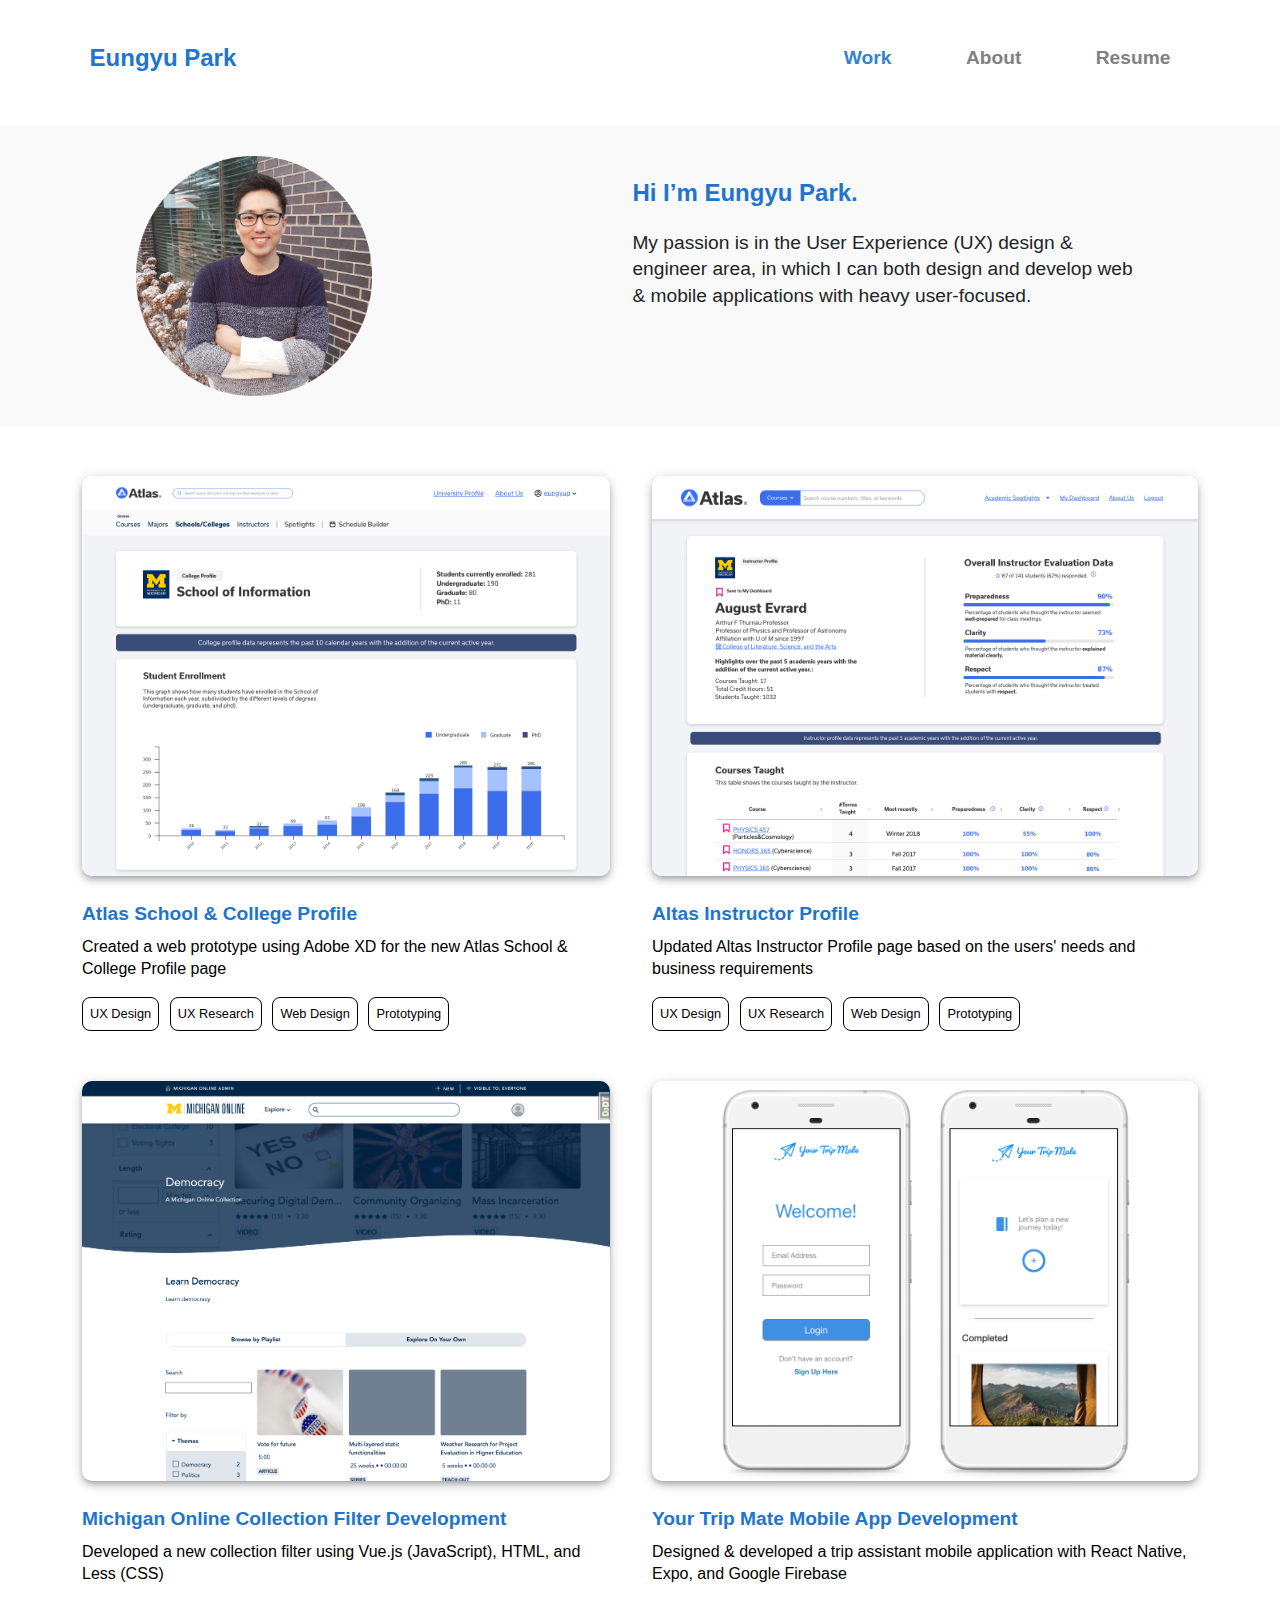
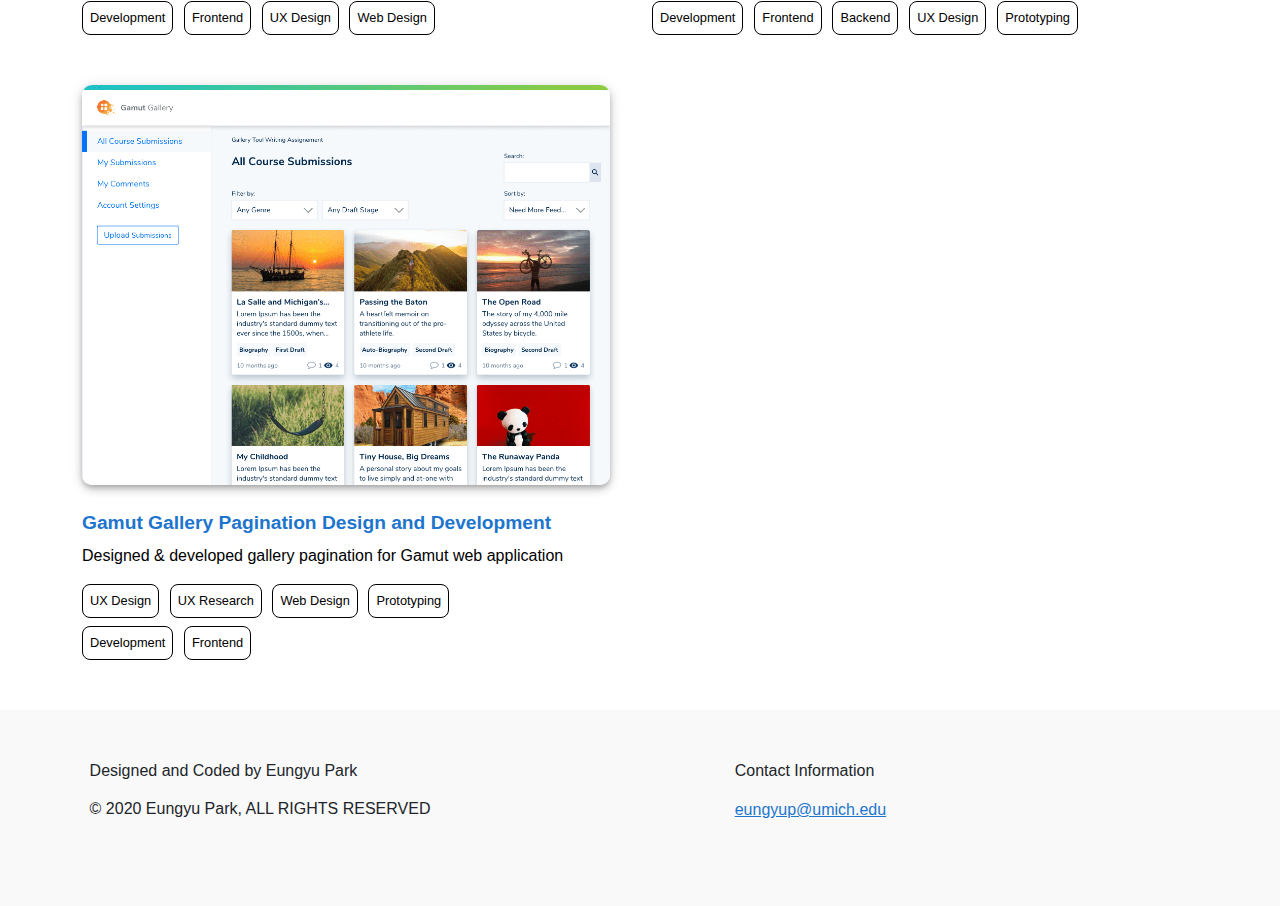
<file: index.html>
<!DOCTYPE html>

<html lang="en" dir="ltr">
    <head>
        <meta charset="utf-8">
        <meta name="viewport" content="width=device-width, initial-scale=1.0">
        <meta name="description" content="Welcome to Eungyu Park's Portfolio Website. I'm a UX designer & egineer and a User-Centered Agile Development & UX Design Master's student at the University of Michigan.">
        <meta name="keywords" content="Eungyu, Park, Portfolio, UX Designer, UX Engineer">
        <meta name="author" content="Eungyu Park">
        <!-- Social Share (Facebook) -->
        <meta property="og:title" content="Eungyu Park | UX Designer/Engineer"/>
        <meta property="og:image" content="https://www.eungyupark.com/assets/images/dave.png"/>
        <meta property="og:description" content="Eungyu Park is a UX Designer & Engineer studying at the University of Michigan. He is passionate about designing and developing web & mobile applications with heavy user-focused."/>
        <meta property="og:site_name" content="Eungyu Park Portfolio | UX Designer/Engineer"/>
        <meta property="og:url" content="https://eungyupark.com/">
        <!-- twitter -->
        <meta name="twitter:title" content="Eungyu Park | UX Designer/Engineer'">
        <meta name="twitter:description" content="Eungyu Park is a UX Designer & Engineer studying at the University of Michigan. He is passionate about designing and developing web & mobile applications with heavy user-focused.">
        <meta name="twitter:image" content="https://www.eungyupark.com/assets/images/dave.png">
        <meta name="twitter:card" content="summary">
        <title>Eungyu Park Portfolio | UX Degigner | UX Engineer</title>
        <!-- CSS -->
        <link rel="stylesheet" href="assets/style/html5reset.css">
        <link rel="stylesheet" href="assets/style/animate.css/animate.css"/>
        <link rel="stylesheet" href="assets/style/bs5/bootstrap.css">
        <link rel="stylesheet" href="assets/style/style.css">
        <link rel="stylesheet" href="https://pro.fontawesome.com/releases/v5.10.0/css/all.css" integrity="sha384-AYmEC3Yw5cVb3ZcuHtOA93w35dYTsvhLPVnYs9eStHfGJvOvKxVfELGroGkvsg+p" crossorigin="anonymous"/>
        <!-- Favicon Link -->
		<link rel="shortcut icon" type="image/png" href="assets/images/favicon.png">

        <!-- JS -->
        <!-- <script src="assets/js/custom.js"></script> -->

        <!-- Global site tag (gtag.js) - Google Analytics -->
        <script async src="https://www.googletagmanager.com/gtag/js?id=G-BS7YYS745G"></script>
        <script>
        window.dataLayer = window.dataLayer || [];
        function gtag(){dataLayer.push(arguments);}
        gtag('js', new Date());

        gtag('config', 'G-BS7YYS745G');
        </script>
    </head>
    <body>
        <header>
            <div class="logo">
                <a href="index.html">Eungyu Park</a>
            </div>
            <nav id="nav-container">
                <img src="assets/images/mobile-menu-icon.png" alt="Mobile Menu Icon" id="mobile-menu-icon"/>
                <ul id="nav-ul-container">
                    <li><a class="active" href="#main-work">Work</a></li>
                    <li><a href="about.html">About</a></li>
                    <li><a href="assets/resume/EungyuPark_Resume.pdf" target="_blank">Resume</a></li>
                </ul>
            </nav>
        </header>
        <main>
            <div class="top-container">
                <img src="assets/images/dave.png" alt="Profile Picture" id="profile-pic"/>
                <div class="top-introduction">
                    <h1 class="top-header">Hi I’m Eungyu Park.</h1>
                    <p>My passion is in the User Experience (UX) design & engineer area, in which I can both design and develop web & mobile applications with heavy user-focused.</p>
                    <a href="https://www.linkedin.com/in/eungyu-park/" target="_blank" aria-label="LinkedIn"><i class="fab fa-linkedin-in fa-lg link-icon"></i></a>
                    <a href="https://github.com/eungyup" target="_blank" aria-label="GitHub"><i class="fab fa-github fa-lg link-icon"></i></a>
                    <a href="mailto:eungyup@umich.edu?subject=From%20Portfolio%20Website&amp;body=Hi%20Eugyu,%20I%20saw%20your%20portfolio!" class="email-link" aria-label="Email to Eungyu Park"><i class="far fa-envelope fa-lg link-icon"></i></a>
                </div>
            </div>

            <div class="container middle-project-container" id="main-work">
                <div class="row">

                    <div class="col-md-6 col-sm-12 project-card">
                        <a href="./atlas-school-college-profile.html" class="project-link">
                            <div class="card-container project-pic project-atlas-college">
                            </div>
							<div class="project-desc">
								<h2 class="card-title">Atlas School & College Profile</h2>
								<p class="card-desc">Created a web prototype using Adobe XD for the new Atlas School
                                    & College Profile page</p>
                                <div class="tag-container">
                                    <div class="each-tag"><p class="tag-text">UX Design</p></div>
                                    <div class="each-tag"><p class="tag-text">UX Research</p></div>
                                    <div class="each-tag"><p class="tag-text">Web Design</p></div>
                                    <div class="each-tag"><p class="tag-text">Prototyping</p></div>
                                </div>
							</div>
                        </a>
                    </div>

                    <div class="col-md-6 col-sm-12 project-card">
                        <a href="./atlas-instructor-profile.html" class="project-link">
                            <div class="card-container project-pic project-atlas-instructor">
                            </div>
							<div class="project-desc">
								<h2 class="card-title">Altas Instructor Profile</h2>
								<p class="card-desc">Updated Altas Instructor Profile page based on the users' needs and business requirements</p>
                                <div class="tag-container">
                                    <div class="each-tag"><p class="tag-text">UX Design</p></div>
                                    <div class="each-tag"><p class="tag-text">UX Research</p></div>
                                    <div class="each-tag"><p class="tag-text">Web Design</p></div>
                                    <div class="each-tag"><p class="tag-text">Prototyping</p></div>
                                </div>
							</div>
                        </a>
                    </div>

                    <div class="col-md-6 col-sm-12 project-card">
                        <a href="./michigan-online-collection-filter-development.html" class="project-link">
                            <div class="card-container project-pic project-mo-collection">
                            </div>
							<div class="project-desc">
								<h2 class="card-title">Michigan Online Collection Filter Development</h2>
								<p class="card-desc">Developed a new collection filter using Vue.js (JavaScript), HTML, and Less (CSS)</p>
                                <div class="tag-container">
                                    <div class="each-tag"><p class="tag-text">Development</p></div>
                                    <div class="each-tag"><p class="tag-text">Frontend</p></div>
                                    <div class="each-tag"><p class="tag-text">UX Design</p></div>
                                    <div class="each-tag"><p class="tag-text">Web Design</p></div>
                                </div>
							</div>
                        </a>
                    </div>

                    <div class="col-md-6 col-sm-12 project-card">
                        <a href="./your-trip-mate-mobile-app.html" class="project-link">
                            <div class="card-container project-pic project-ytm">
                            </div>
							<div class="project-desc">
								<h2 class="card-title">Your Trip Mate Mobile App Development</h2>
								<p class="card-desc">Designed & developed a trip assistant mobile application with React Native, Expo, and Google Firebase</p>
                                <div class="tag-container">
                                    <div class="each-tag"><p class="tag-text">Development</p></div>
                                    <div class="each-tag"><p class="tag-text">Frontend</p></div>
                                    <div class="each-tag"><p class="tag-text">Backend</p></div>
                                    <div class="each-tag"><p class="tag-text">UX Design</p></div>
                                    <div class="each-tag"><p class="tag-text">Prototyping</p></div>
                                </div>
							</div>
                        </a>
                    </div>

                    <div class="col-md-6 col-sm-12 project-card">
                        <a href="./gamut-gallery-pagination.html" class="project-link">
                            <div class="card-container project-pic project-gamut-gp">
                            </div>
							<div class="project-desc">
								<h2 class="card-title">Gamut Gallery Pagination Design and Development</h2>
								<p class="card-desc">Designed & developed gallery pagination for Gamut web application</p>
                                <div class="tag-container">
                                    <div class="each-tag"><p class="tag-text">UX Design</p></div>
                                    <div class="each-tag"><p class="tag-text">UX Research</p></div>
                                    <div class="each-tag"><p class="tag-text">Web Design</p></div>
                                    <div class="each-tag"><p class="tag-text">Prototyping</p></div>
                                </div>
                                <div class="tag-container tag-second-container">
                                    <div class="each-tag"><p class="tag-text">Development</p></div>
                                    <div class="each-tag"><p class="tag-text">Frontend</p></div>
                                </div>
							</div>
                        </a>
                    </div>
                </div>

            </div>
        </main>
        <footer>
            <div>
                <p>Designed and Coded by Eungyu Park</p>
                <p>&copy; 2020 Eungyu Park, ALL RIGHTS RESERVED</p>
            </div>
            <div class="contact-container">
                <p id="contact-text">Contact Information</p>
                <a href="mailto:eungyup@umich.edu?subject=From%20Portfolio%20Website&amp;body=Hi%20Eugyu,%20I%20saw%20your%20portfolio!" class="email-link" aria-label="Email to Eungyu Park">eungyup@umich.edu</a>
                <div id="contact-links-container">
                    <a href="https://www.linkedin.com/in/eungyu-park/" target="_blank" aria-label="LinkedIn"><i class="fab fa-linkedin-in fa-lg link-icon"></i></a>
                    <a href="https://github.com/eungyup" target="_blank" aria-label="GitHub"><i class="fab fa-github fa-lg link-icon"></i></a>
                    <a href="mailto:eungyup@umich.edu?subject=From%20Portfolio%20Website&amp;body=Hi%20Eugyu,%20I%20saw%20your%20portfolio!" class="email-link" aria-label="Email to Eungyu Park"><i class="far fa-envelope fa-lg link-icon"></i></a>
                </div>
            </div>
        </footer>
        <!-- JS -->
        <script src="https://cdnjs.cloudflare.com/ajax/libs/popper.js/2.6.0/umd/popper.min.js"></script>
        <script src="assets/js/bs5/bootstrap.js"></script>
        <script src="assets/js/custom.js"></script>
    </body>
</html>
</file>
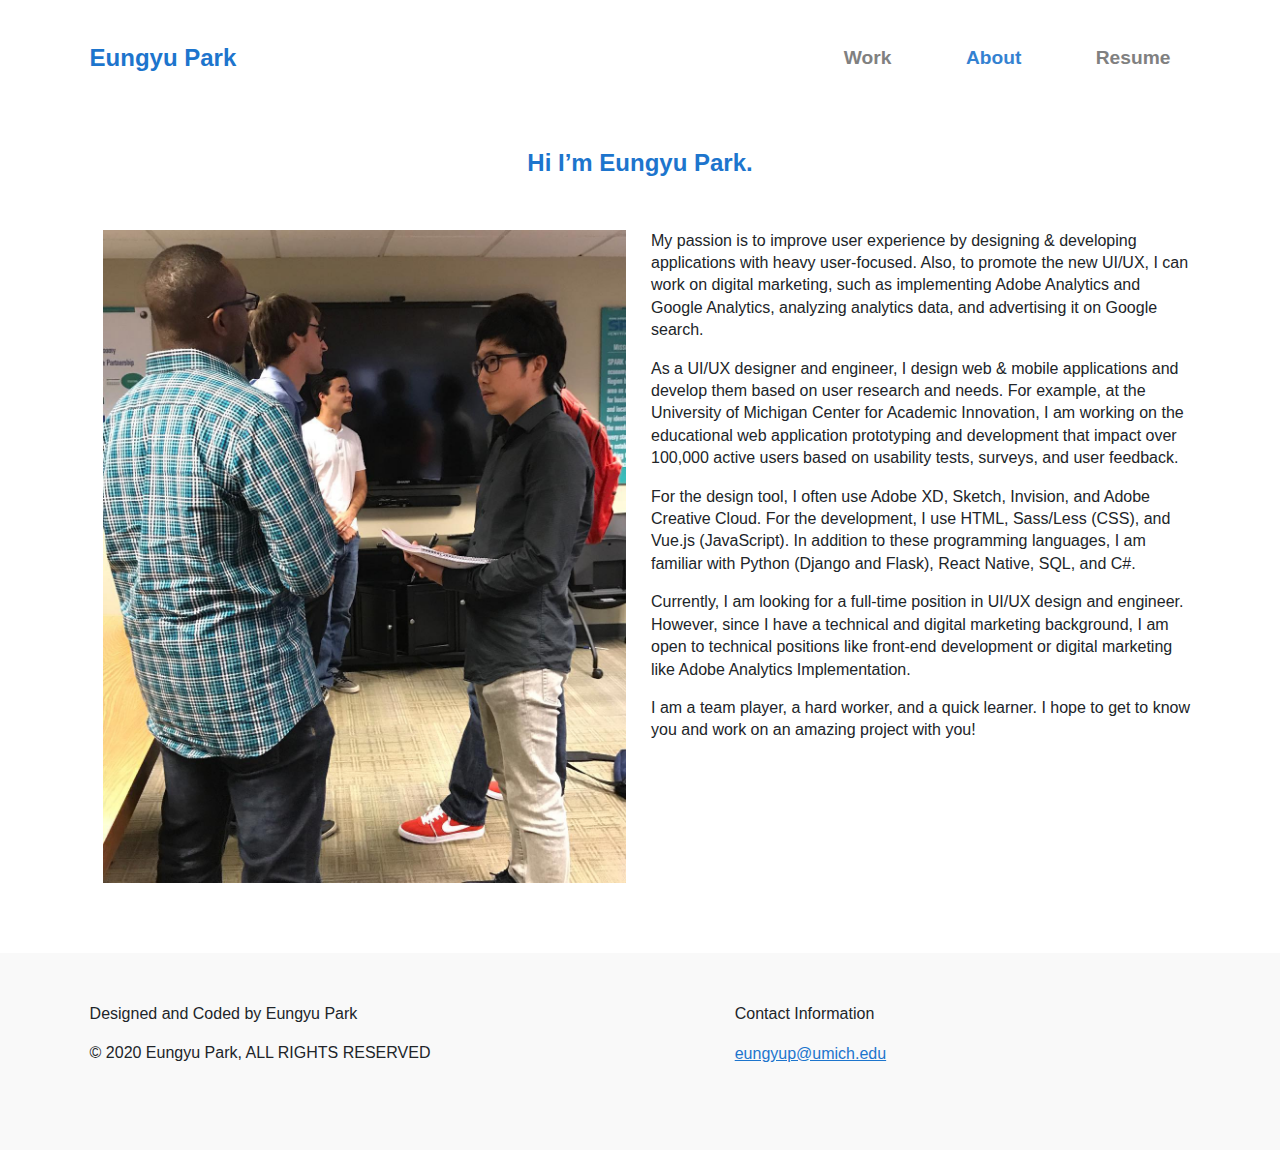
<file: about.html>
<!DOCTYPE html>

<html lang="en" dir="ltr">
    <head>
        <meta charset="utf-8">
        <meta name="viewport" content="width=device-width, initial-scale=1.0">
        <meta name="description" content="Welcome to Eungyu Park's Portfolio Website. I'm a UX designer & egineer and a User-Centered Agile Development & UX Design Master's student at the University of Michigan.">
        <meta name="keywords" content="Eungyu, Park, Portfolio, UX Designer, UX Engineer">
        <meta name="author" content="Eungyu Park">

        <title>About | Eungyu Park Portfolio</title>
        <!-- CSS -->
        <link rel="stylesheet" href="assets/style/html5reset.css">
        <link rel="stylesheet" href="assets/style/animate.css/animate.css"/>
        <link rel="stylesheet" href="assets/style/bs5/bootstrap.css">
        <link rel="stylesheet" href="assets/style/style.css">
        <link rel="stylesheet" href="https://pro.fontawesome.com/releases/v5.10.0/css/all.css" integrity="sha384-AYmEC3Yw5cVb3ZcuHtOA93w35dYTsvhLPVnYs9eStHfGJvOvKxVfELGroGkvsg+p" crossorigin="anonymous"/>
        <!-- Favicon Link -->
		<link rel="shortcut icon" type="image/png" href="assets/images/favicon.png">

        <!-- JS -->
        <!-- <script src="assets/js/custom.js"></script> -->

        <!-- Global site tag (gtag.js) - Google Analytics -->
        <script async src="https://www.googletagmanager.com/gtag/js?id=G-BS7YYS745G"></script>
        <script>
        window.dataLayer = window.dataLayer || [];
        function gtag(){dataLayer.push(arguments);}
        gtag('js', new Date());

        gtag('config', 'G-BS7YYS745G');
        </script>
    </head>
    <body>
        <header>
            <div class="logo">
                <a href="index.html">Eungyu Park</a>
            </div>
            <nav id="nav-container">
                <img src="assets/images/mobile-menu-icon.png" alt="Mobile Menu Icon" id="mobile-menu-icon"/>
                <ul id="nav-ul-container">
                    <li><a href="/index.html#main-work">Work</a></li>
                    <li><a class="active" href="about.html">About</a></li>
                    <li><a href="assets/resume/EungyuPark_Resume.pdf" target="_blank">Resume</a></li>
                </ul>
            </nav>
        </header>
        <main>
            <div class="top-about-container">
                <h1 class="top-about-header">Hi I’m Eungyu Park.</h1>
                <div class="about-main-container">
                    <img src="assets/images/about-david.jpg" alt="Eungyu Park Picture" id="profile-about-pic"/>
                    <div class="about-main-content">
                        <p>
                            My passion is to improve user experience by designing & developing applications with heavy user-focused. Also, to promote the new UI/UX, I can work on digital marketing, such as implementing Adobe Analytics and Google Analytics, analyzing analytics data, and advertising it on Google search.
                        </p>
                        <p>
                            As a UI/UX designer and engineer, I design web & mobile applications and develop them based on user research and needs. For example, at the University of Michigan Center for Academic Innovation, I am working on the educational web application prototyping and development that impact over 100,000 active users based on usability tests, surveys, and user feedback.
                        </p>
                        <p>
                            For the design tool, I often use Adobe XD, Sketch, Invision, and Adobe Creative Cloud. For the development, I use HTML, Sass/Less (CSS), and Vue.js (JavaScript). In addition to these programming languages, I am familiar with Python (Django and Flask), React Native, SQL, and C#.
                        </p>
                        <p>
                            Currently, I am looking for a full-time position in UI/UX design and engineer. However, since I have a technical and digital marketing background, I am open to technical positions like front-end development or digital marketing like Adobe Analytics Implementation.
                        </p>
                        <p>
                            I am a team player, a hard worker, and a quick learner. I hope to get to know you and work on an amazing project with you! 
                        </p>
                            <div class="about-links">
                                <a href="https://www.linkedin.com/in/eungyu-park/" target="_blank" aria-label="LinkedIn"><i class="fab fa-linkedin-in fa-lg link-icon"></i></a>
                                <a href="https://github.com/eungyup" target="_blank" aria-label="GitHub"><i class="fab fa-github fa-lg link-icon"></i></a>
                                <a href="mailto:eungyup@umich.edu?subject=From%20Portfolio%20Website&amp;body=Hi%20Eugyu,%20I%20saw%20your%20portfolio!" class="email-link" aria-label="Email to Eungyu Park"><i class="far fa-envelope fa-lg link-icon"></i></a>
                            </div>
                    </div>

                </div>
            </div>
        </main>
        <footer>
            <div>
                <p>Designed and Coded by Eungyu Park</p>
                <p>&copy; 2020 Eungyu Park, ALL RIGHTS RESERVED</p>
            </div>
            <div class="contact-container">
                <p id="contact-text">Contact Information</p>
                <a href="mailto:eungyup@umich.edu?subject=From%20Portfolio%20Website&amp;body=Hi%20Eugyu,%20I%20saw%20your%20portfolio!" class="email-link" aria-label="Email to Eungyu Park">eungyup@umich.edu</a>
                <div id="contact-links-container">
                    <a href="https://www.linkedin.com/in/eungyu-park/" target="_blank" aria-label="LinkedIn"><i class="fab fa-linkedin-in fa-lg link-icon"></i></a>
                    <a href="https://github.com/eungyup" target="_blank" aria-label="GitHub"><i class="fab fa-github fa-lg link-icon"></i></a>
                    <a href="mailto:eungyup@umich.edu?subject=From%20Portfolio%20Website&amp;body=Hi%20Eugyu,%20I%20saw%20your%20portfolio!" class="email-link" aria-label="Email to Eungyu Park"><i class="far fa-envelope fa-lg link-icon"></i></a>
                </div>
            </div>
        </footer>
        <!-- JS -->
        <script src="https://cdnjs.cloudflare.com/ajax/libs/popper.js/2.6.0/umd/popper.min.js"></script>
        <script src="assets/js/bs5/bootstrap.js"></script>
        <script src="assets/js/custom.js"></script>
    </body>
</html>
</file>
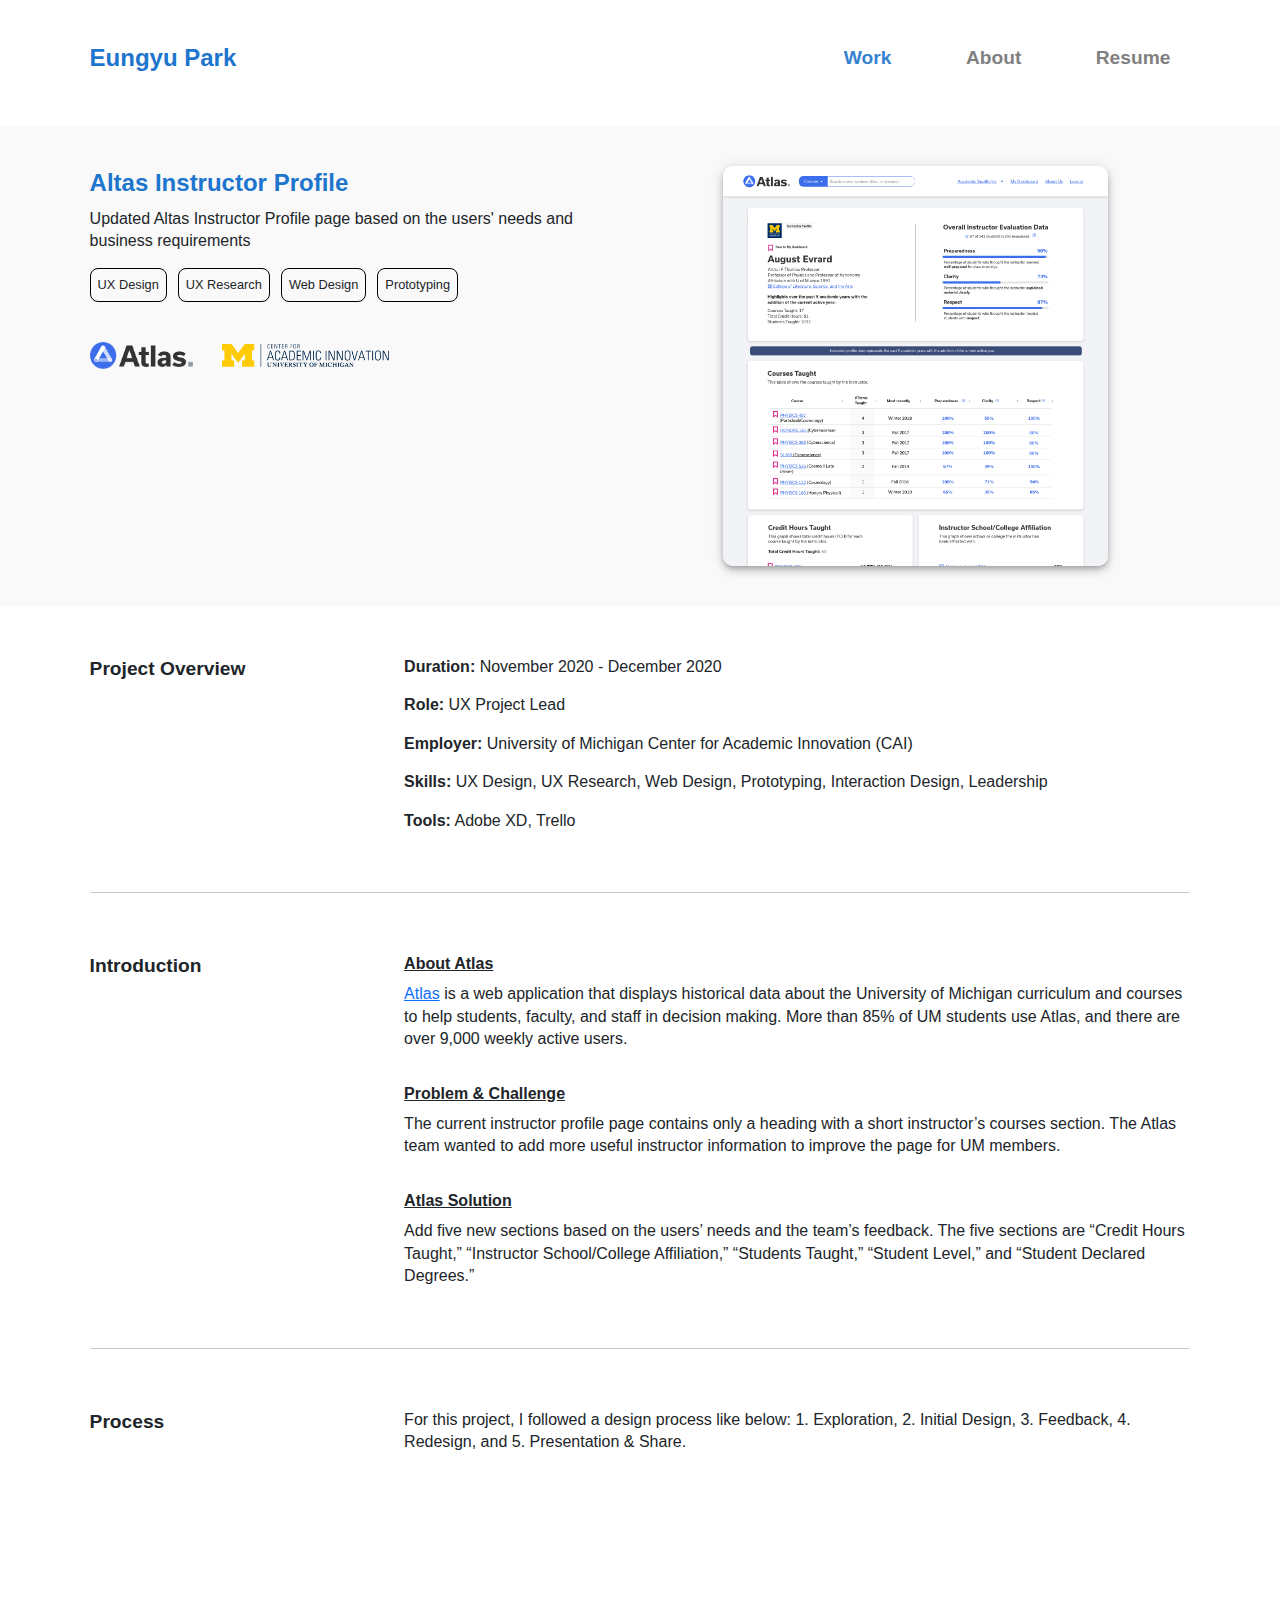
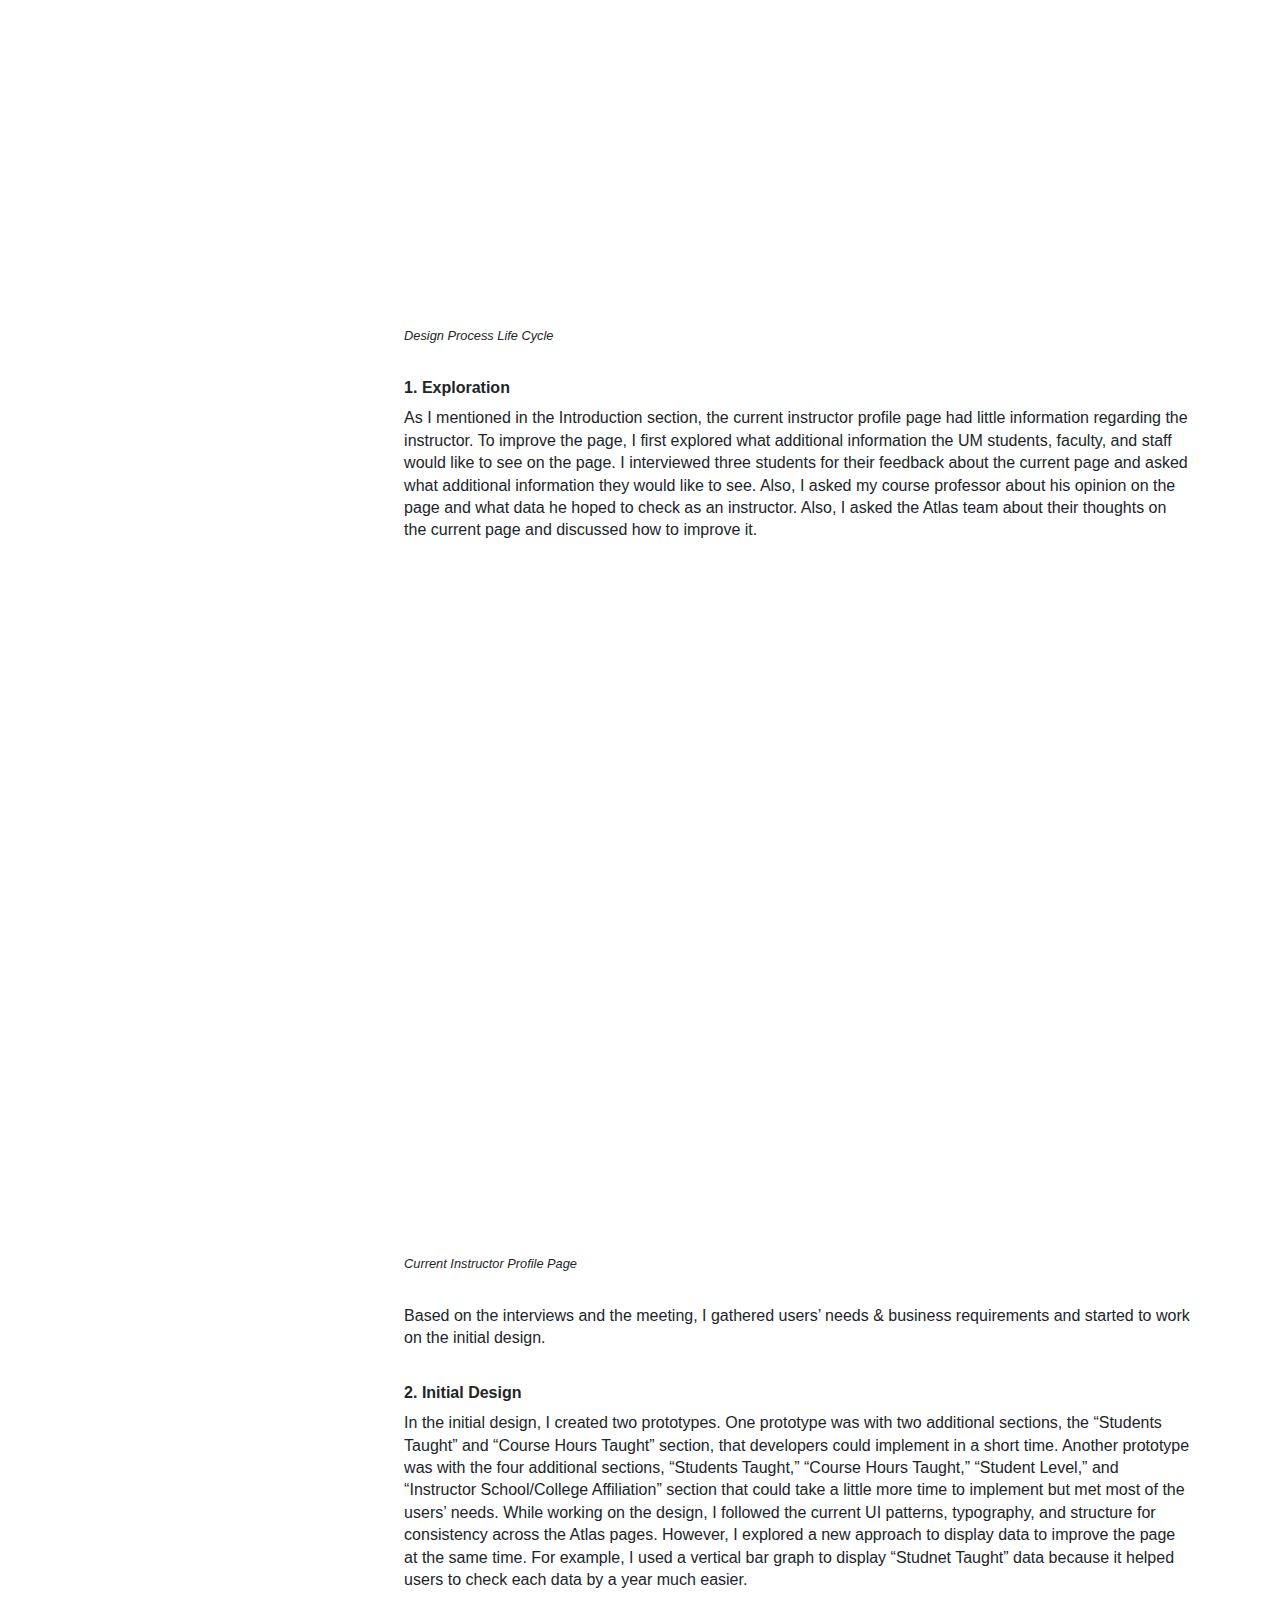
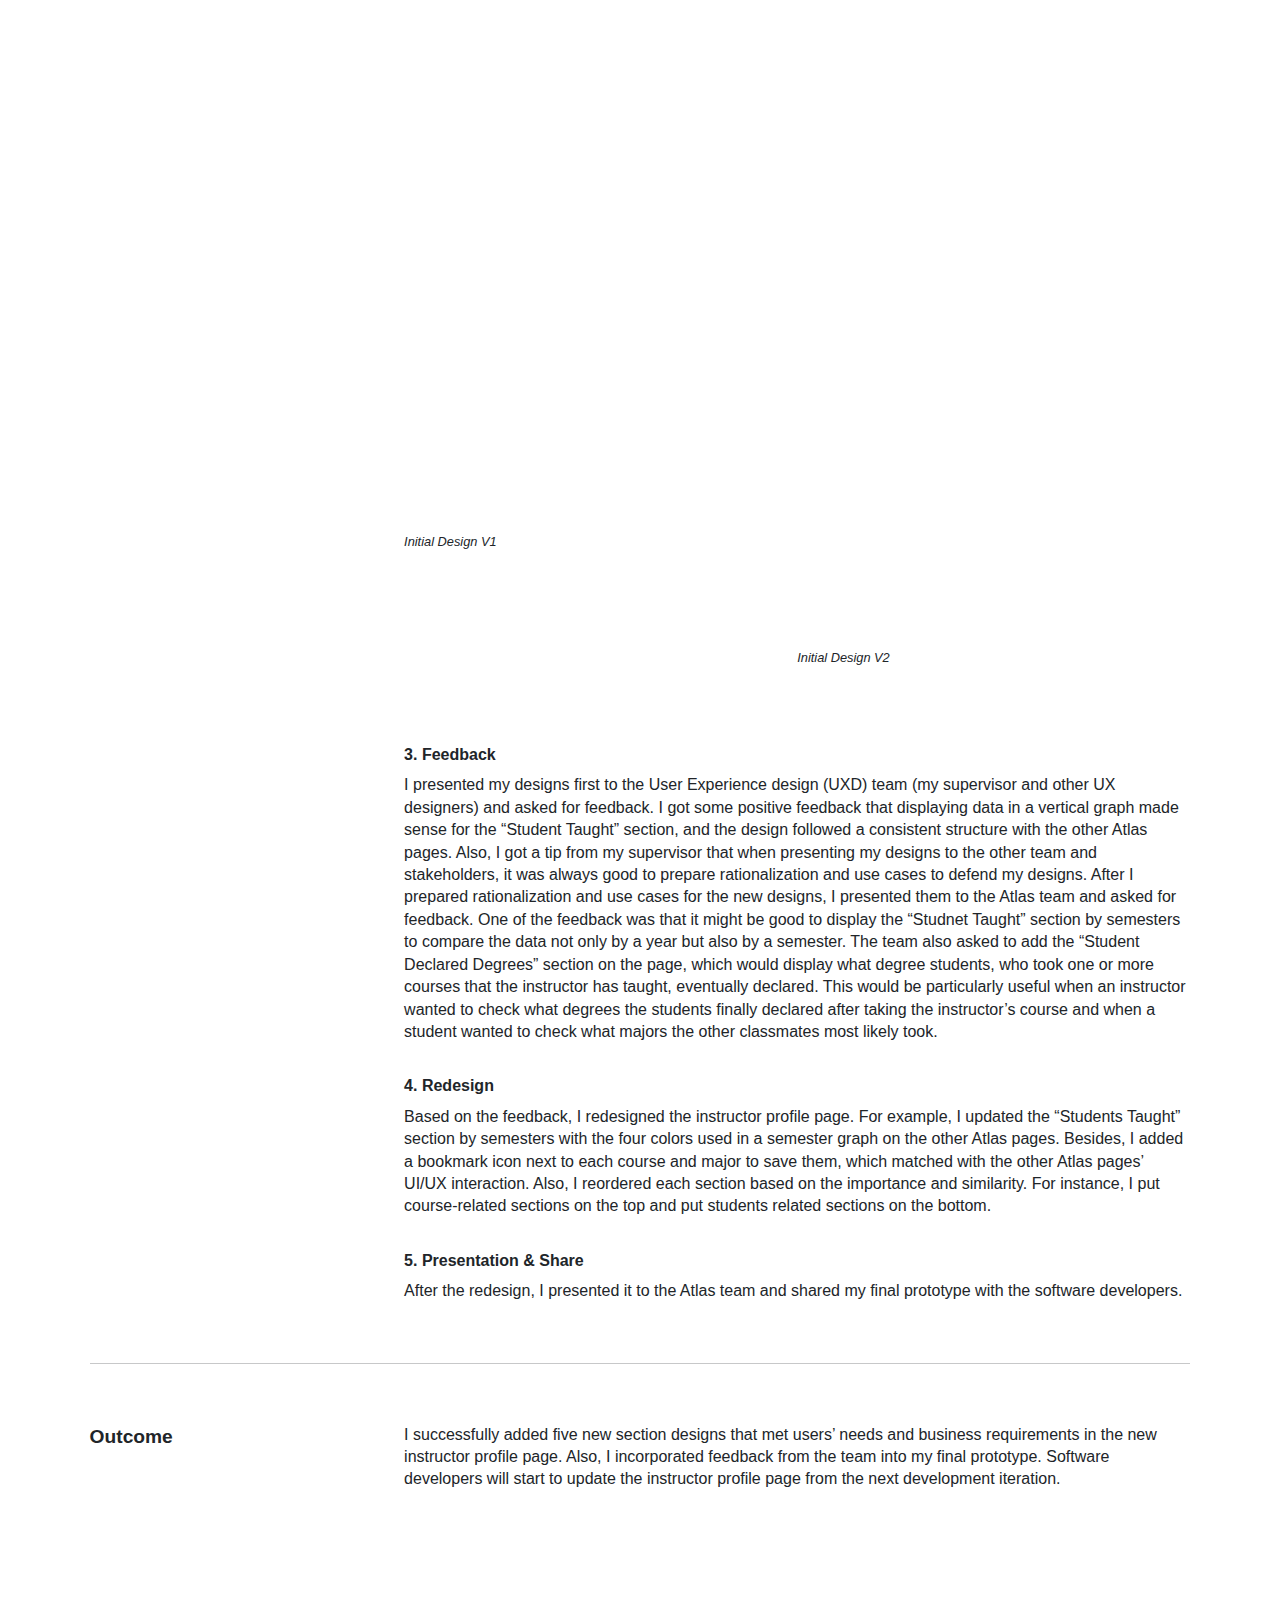
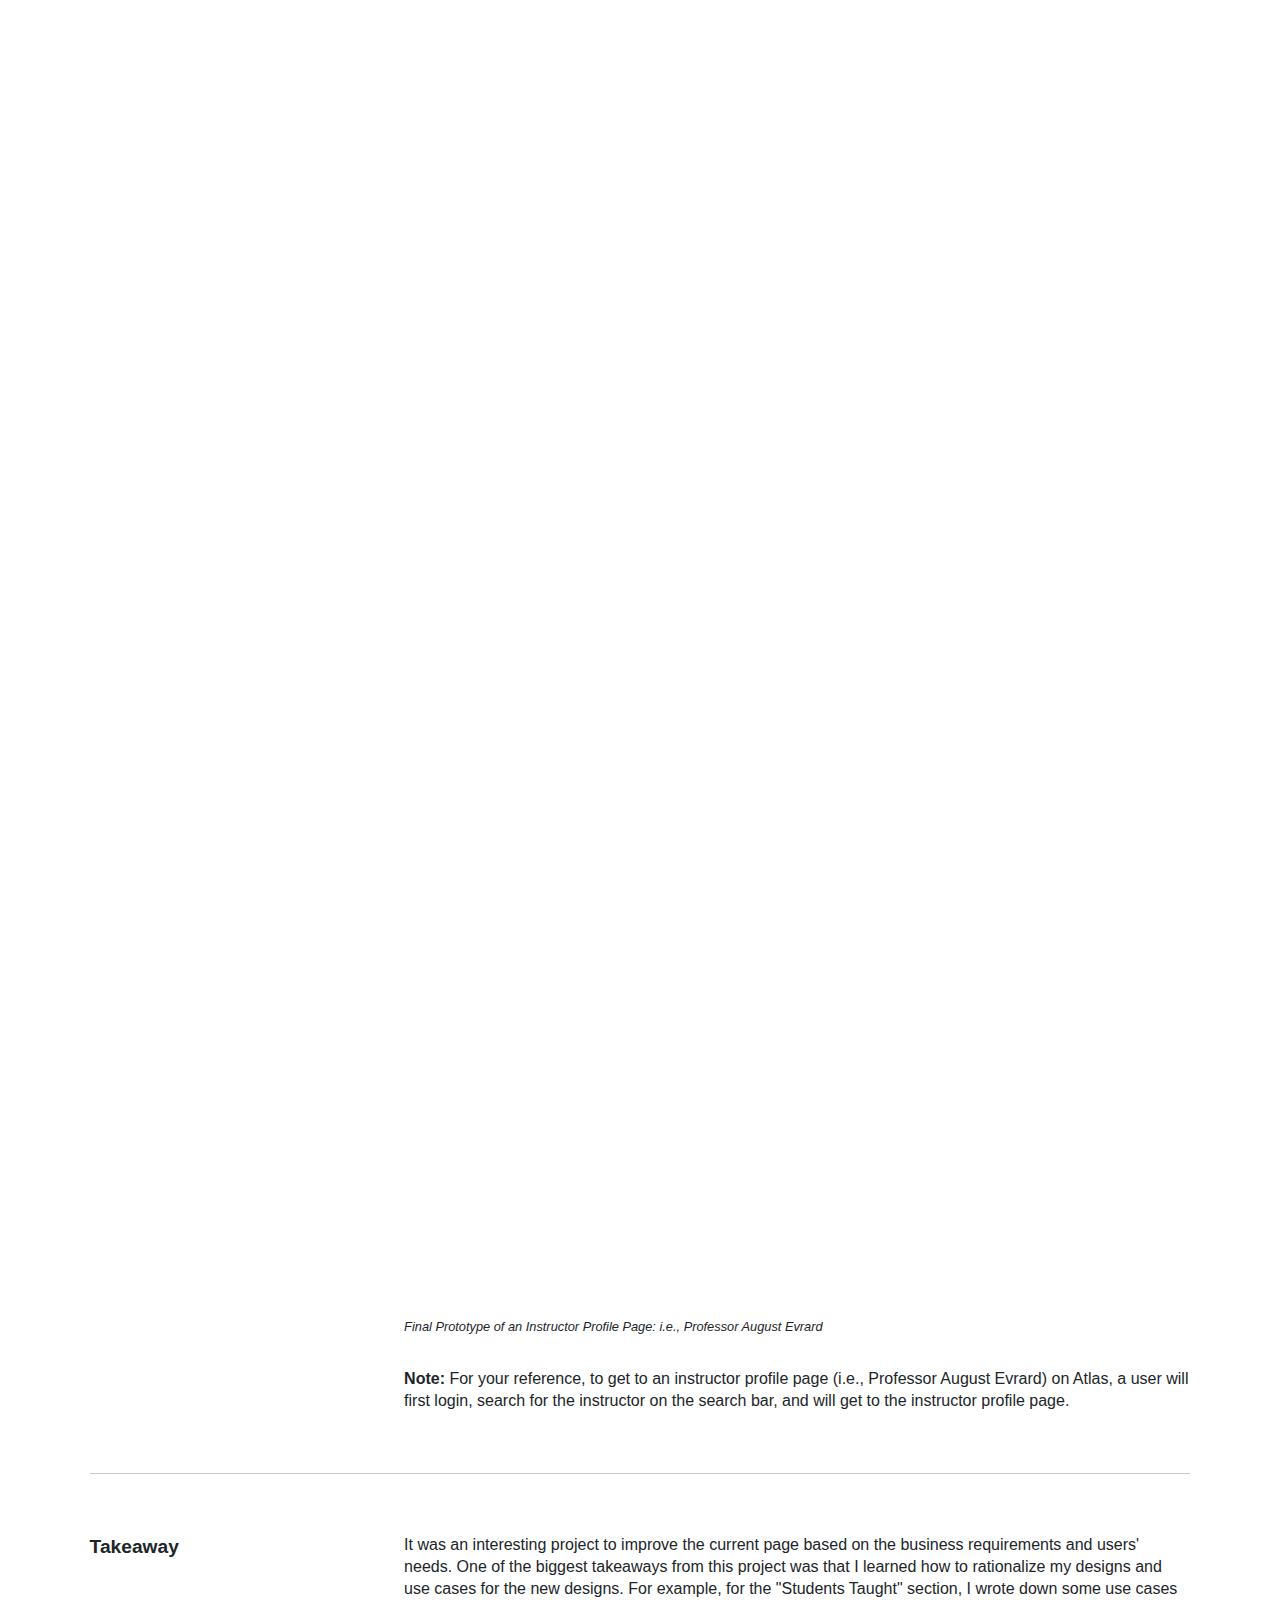
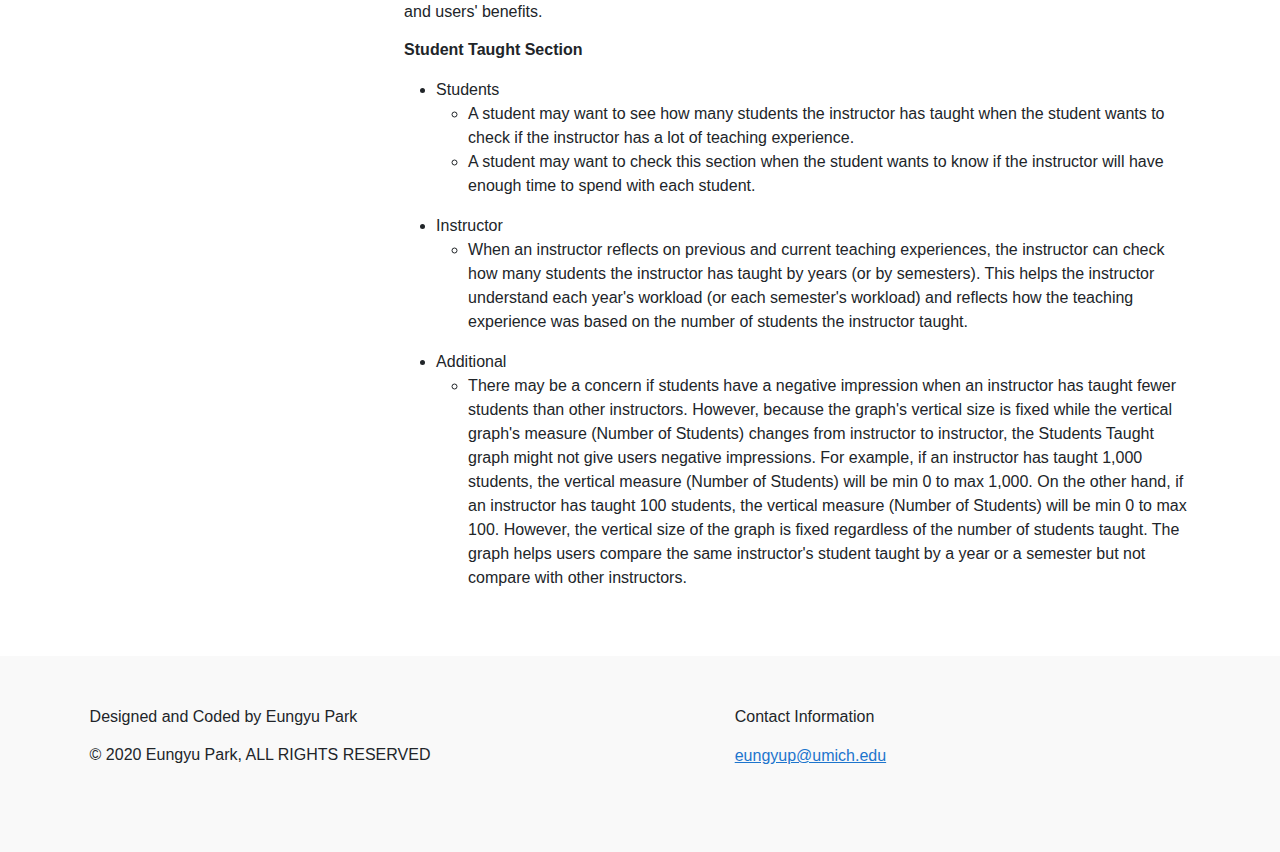
<file: atlas-instructor-profile.html>
<!DOCTYPE html>

<html lang="en" dir="ltr">
    <head>
        <meta charset="utf-8">
        <meta name="viewport" content="width=device-width, initial-scale=1.0">
        <meta name="description" content="Welcome to Eungyu Park's Portfolio Website. I'm a UX designer & egineer and a User-Centered Agile Development & UX Design Master's student at the University of Michigan.">
        <meta name="keywords" content="Eungyu, Park, Portfolio, UX Designer, UX Engineer">
        <meta name="author" content="Eungyu Park">
        <title>Altas Instructor Profile | Eungyu Park Portfolio</title>
        <!-- CSS -->
        <link rel="stylesheet" href="assets/style/html5reset.css">
        <link rel="stylesheet" href="assets/style/animate.css/animate.css"/>
        <!-- Scroll CSS -->
        <link rel="stylesheet" href="https://unpkg.com/aos@next/dist/aos.css" />
        <!-- Bootstrap 5 CSS -->
        <link rel="stylesheet" href="assets/style/bs5/bootstrap.css">
        <!-- Font CSS -->
        <link rel="stylesheet" href="https://pro.fontawesome.com/releases/v5.10.0/css/all.css" integrity="sha384-AYmEC3Yw5cVb3ZcuHtOA93w35dYTsvhLPVnYs9eStHfGJvOvKxVfELGroGkvsg+p" crossorigin="anonymous"/>
        <!-- Lightbox CSS -->
        <link rel="stylesheet" type="text/css" href="assets/style/lightbox.css">
        <!-- Custom CSS -->
        <link rel="stylesheet" href="assets/style/style.css">
        <!-- Favicon Link -->
		<link rel="shortcut icon" type="image/png" href="assets/images/favicon.png">
        <!-- JS -->
        <script src="https://ajax.googleapis.com/ajax/libs/jquery/3.4.1/jquery.min.js"></script>
        <!-- Global site tag (gtag.js) - Google Analytics -->
        <script async src="https://www.googletagmanager.com/gtag/js?id=G-BS7YYS745G"></script>
        <script>
        window.dataLayer = window.dataLayer || [];
        function gtag(){dataLayer.push(arguments);}
        gtag('js', new Date());

        gtag('config', 'G-BS7YYS745G');
        </script>
    </head>
    <body>
        <header>
            <div class="logo">
                <a href="index.html">Eungyu Park</a>
            </div>
            <nav id="nav-container">
                <img src="assets/images/mobile-menu-icon.png" alt="Mobile Menu Icon" id="mobile-menu-icon"/>
                <ul id="nav-ul-container">
                    <li><a class="active" href="/index.html#main-work">Work</a></li>
                    <li><a href="about.html">About</a></li>
                    <li><a href="assets/resume/EungyuPark_Resume.pdf" target="_blank">Resume</a></li>
                </ul>
            </nav>
        </header>
        <main>
            <div class="top-container top-project">
                <div class="top-project-introduction">
                    <h1>Altas Instructor Profile</h1>
                    <p>Updated Altas Instructor Profile page based on the users' needs and business requirements</p>
                    <div class="tag-container">
                        <div class="each-tag"><p class="tag-text">UX Design</p></div>
                        <div class="each-tag"><p class="tag-text">UX Research</p></div>
                        <div class="each-tag"><p class="tag-text">Web Design</p></div>
                        <div class="each-tag"><p class="tag-text">Prototyping</p></div>
                    </div>
                    <img src="./assets/images/atlas/atlas-logo.png" alt="Atlas Logo" class="top-project-logo"/>
                    <img src="./assets/images/cai-logo.png" alt="Center for Academic Innovation Logo" class="top-project-logo top-project-cai-logo"/>
                </div>
                <div class="top-project-pic top-project-atlas-instructor-profile">
                </div>
            </div>

            <div class="middle-project-content-container gallery">
                <!-- Project Overview -->
                <div class="project-content">
                    <h2>Project Overview</h2>
                    <div class="project-content-detail">
                        <p><strong>Duration:</strong> November 2020 - December 2020</p>
                        <p><strong>Role:</strong> UX Project Lead</p>
                        <p><strong>Employer:</strong> University of Michigan Center for Academic Innovation (CAI)</p>
                        <p><strong>Skills:</strong> UX Design, UX Research, 
                            Web Design, Prototyping, Interaction 
                            Design, Leadership</p>
                        <p><strong>Tools:</strong> Adobe XD, Trello</p>
                    </div>
                </div>
                <hr class="project-line-breaker"/>

                <!-- Introduction -->
                <div class="project-content">
                    <h2>Introduction</h2>
                    <div class="project-content-detail">
                        <div class="project-content-detail-each">
                            <h3 class="project-section-title">About Atlas</h3>
                            <p>
                                <a href="https://atlas.ai.umich.edu/" target="_blank" aria-label="To Atlas Website">Atlas</a> is a web application that displays historical data about the University of Michigan curriculum and courses to help students, faculty, and staff in decision making. More than 85% of UM students use Atlas, and there are over 9,000 weekly active users.
                            </p>
                        </div>
                        <div class="project-content-detail-each">
                        <h3 class="project-section-title">Problem & Challenge</h3>
                            <p>
                                The current instructor profile page contains only a heading with a short instructor’s courses section. The Atlas team wanted to add more useful instructor information to improve the page for UM members.
                            </p>
                        </div>
                        <div class="project-content-detail-each">
                            <h3 class="project-section-title">Atlas Solution</h3>
                            <p>
                                Add five new sections based on the users’ needs and the team’s feedback. The five sections are “Credit Hours Taught,” “Instructor School/College Affiliation,” “Students Taught,” “Student Level,” and “Student Declared Degrees.”
                            </p>
                        </div>
                    </div>
                </div>
                <hr class="project-line-breaker"/>

                <!-- Process -->
                <div class="project-content">
                    <h2>Process</h2>
                    <div class="project-content-detail">

                        <div class="project-content-detail-each">
                            <p>For this project, I followed a design process like below: 1. Exploration, 2. Initial Design, 3. Feedback, 4. Redesign, and 5. Presentation & Share.</p>
                            <figure class="project-content-figure">
                                <a href="assets/images/atlas/atlas-design-process-life-cycle.png" data-lightbox="gallery" data-title="Design Process Life Cycle" data-alt="Design Process Life Cycle">
                                    <img data-aos="fade-up" data-aos-duration="1000" src="assets/images/atlas/atlas-design-process-life-cycle.png" alt="Atlas Design Process Life Cycle" class="project-content-pic-full">
                                </a>
                                    <figcaption class="project-fig-caption">Design Process Life Cycle</figcaption>
                            </figure>
                            <h3 class="project-section-title project-process-title">1. Exploration</h3>
                            <p>
                                As I mentioned in the Introduction section, the current instructor profile page had little information regarding the instructor. To improve the page, I first explored what additional information the UM students, faculty, and staff would like to see on the page. I interviewed three students for their feedback about the current page and asked what additional information they would like to see. Also, I asked my course professor about his opinion on the page and what data he hoped to check as an instructor. Also, I asked the Atlas team about their thoughts on the current page and discussed how to improve it.
                            </p>
                            <figure class="project-content-figure aos-init aos-animate">
                                <a href="assets/images/atlas/instructor_profile/old_instructor_profile_page.png" data-lightbox="gallery" data-title="Current Instructor Profile Page" data-alt="Current Instructor Profile Page">
                                    <img data-aos="fade-up" data-aos-duration="1000" src="assets/images/atlas/instructor_profile/old_instructor_profile_page.png" alt="Current Instructor Profile Page" class="project-content-pic-full project-content-prototype-pic">
                                </a>
                                    <figcaption class="project-fig-caption">Current Instructor Profile Page</figcaption>
                            </figure>
                            <p>
                                Based on the interviews and the meeting, I gathered users’ needs & business requirements and started to work on the initial design.
                            </p>

                        </div>

                        <div class="project-content-detail-each">
                            <h3 class="project-section-title project-process-title">2. Initial Design</h3>
                            <p>
                                In the initial design, I created two prototypes. One prototype was with two additional sections, the “Students Taught” and “Course Hours Taught” section, that developers could implement in a short time. Another prototype was with the four additional sections, “Students Taught,” “Course Hours Taught,” “Student Level,” and “Instructor School/College Affiliation” section that could take a little more time to implement but met most of the users’ needs. While working on the design, I followed the current UI patterns, typography, and structure for consistency across the Atlas pages. However, I explored a new approach to display data to improve the page at the same time. For example, I used a vertical bar graph to display “Studnet Taught” data because it helped users to check each data by a year much easier.
                            </p>
                            <div class="project-content-detail-each-multiple-figure">
                                <figure>
                                    <a href="assets/images/atlas/instructor_profile/atlas-instructor-profile-v1.png" data-lightbox="gallery" data-title="Initial Design V1" data-alt="Atlas Instructor Profile Initial Design 1">
                                        <img data-aos="fade-up" data-aos-duration="1000" src="assets/images/atlas/instructor_profile/atlas-instructor-profile-v1.png" alt="Atlas Instructor Profile Initial Design 1" class="project-content-pic-medium project-content-prototype-pic">
                                    </a>
                                        <figcaption class="project-fig-caption">Initial Design V1</figcaption>
                                </figure>
                                <figure>
                                    <a href="assets/images/atlas/instructor_profile/atlas-instructor-profile-v2.png" data-lightbox="gallery" data-title="Initial Design V2" data-alt="Atlas Instructor Profile Initial Design 2">
                                        <img data-aos="fade-up" data-aos-duration="1000" src="assets/images/atlas/instructor_profile/atlas-instructor-profile-v2.png" alt="Atlas Instructor Profile Initial Design 2" class="project-content-pic-medium project-content-prototype-pic">
                                    </a>
                                        <figcaption class="project-fig-caption">Initial Design V2</figcaption>
                                </figure>
                            </div>
                        </div>

                        <div class="project-content-detail-each">
                            <h3 class="project-section-title project-process-title">3. Feedback</h3>
                            <p>
                                I presented my designs first to the User Experience design (UXD) team (my supervisor and other UX designers) and asked for feedback. I got some positive feedback that displaying data in a vertical graph made sense for the “Student Taught” section, and the design followed a consistent structure with the other Atlas pages. Also, I got a tip from my supervisor that when presenting my designs to the other team and stakeholders, it was always good to prepare rationalization and use cases to defend my designs. After I prepared rationalization and use cases for the new designs, I presented them to the Atlas team and asked for feedback. One of the feedback was that it might be good to display the “Studnet Taught” section by semesters to compare the data not only by a year but also by a semester. The team also asked to add the “Student Declared Degrees” section on the page, which would display what degree students, who took one or more courses that the instructor has taught, eventually declared. This would be particularly useful when an instructor wanted to check what degrees the students finally declared after taking the instructor’s course and when a student wanted to check what majors the other classmates most likely took.
                            </p>
                        </div>

                        <div class="project-content-detail-each">
                            <h3 class="project-section-title project-process-title">4. Redesign</h3>
                            <p>
                                Based on the feedback, I redesigned the instructor profile page. For example, I updated the “Students Taught” section by semesters with the four colors used in a semester graph on the other Atlas pages. Besides, I added a bookmark icon next to each course and major to save them, which matched with the other Atlas pages’ UI/UX interaction. Also, I reordered each section based on the importance and similarity. For instance, I put course-related sections on the top and put students related sections on the bottom.
                            </p>
                        </div>

                        <div class="project-content-detail-each">
                            <h3 class="project-section-title project-process-title">5. Presentation & Share</h3>
                            <p>
                                After the redesign, I presented it to the Atlas team and shared my final prototype with the software developers.
                            </p>
                        </div>

                    </div>
                </div>
                <hr class="project-line-breaker"/>

                <!-- Outcome -->
                <div class="project-content">
                    <h2>Outcome</h2>
                    <div class="project-content-detail">
                        <div class="project-content-detail-each">
                            <p>
                                I successfully added five new section designs that met users’ needs and business requirements in the new instructor profile page. Also, I incorporated feedback from the team into my final prototype. Software developers will start to update the instructor profile page from the next development iteration.
                            </p>
                            <figure>
                                <a href="assets/images/atlas/instructor_profile/atlas-instructor-profile-final.png" data-lightbox="gallery" data-title="Final Prototype of an Instructor Profile Page" data-alt="Final Prototype of an Instructor Profile Page">
                                    <img data-aos="fade-up" data-aos-duration="1000" src="assets/images/atlas/instructor_profile/atlas-instructor-profile-final.png" alt="Final Prototype of an Instructor Profile Page" class="project-content-pic-medium project-content-pic-final project-content-prototype-pic">
                                </a>
                                    <figcaption class="project-fig-caption">Final Prototype of an Instructor Profile Page: i.e., Professor August Evrard</figcaption>
                            </figure>
                            <p>
                                <strong>Note:</strong> For your reference, to get to an instructor profile page (i.e., Professor August Evrard) on Atlas, a user will first login, search for the instructor on the search bar, and will get to the instructor profile page. 
                            </p>
                        </div>
                    </div>
                </div>
                <hr class="project-line-breaker"/>

                <!-- Takeaway -->
                <div class="project-content">
                    <h2>Takeaway</h2>
                    <div class="project-content-detail">
                        <div class="project-content-detail-each">
                            <p>
                                It was an interesting project to improve the current page based on the business requirements and users' needs. One of the biggest takeaways from this project was that I learned how to rationalize my designs and use cases for the new designs. For example, for the "Students Taught" section, I wrote down some use cases and users' benefits.
                            </p>
                            <p><strong>Student Taught Section</strong></p>
                            <ul>
                                <li class="project-takeaway-list">
                                    Students
                                    <ul>
                                        <li>
                                            A student may want to see how many students the instructor has taught when the student wants to check if the instructor has a lot of teaching experience.
                                        </li>
                                        <li>
                                            A student may want to check this section when the student wants to know if the instructor will have enough time to spend with each student.
                                        </li>
                                    </ul>
                                </li>
                                <li class="project-takeaway-list">
                                    Instructor
                                    <ul>
                                        <li>
                                            When an instructor reflects on previous and current teaching experiences, the instructor can check how many students the instructor has taught by years (or by semesters). This helps the instructor understand each year's workload (or each semester's workload) and reflects how the teaching experience was based on the number of students the instructor taught.
                                        </li>
                                    </ul>
                                </li>
                                <li class="project-takeaway-list">
                                    Additional
                                    <ul>
                                        <li>
                                            There may be a concern if students have a negative impression when an instructor has taught fewer students than other instructors. However, because the graph's vertical size is fixed while the vertical graph's measure (Number of Students) changes from instructor to instructor, the Students Taught graph might not give users negative impressions. For example, if an instructor has taught 1,000 students, the vertical measure (Number of Students) will be min 0 to max 1,000. On the other hand, if an instructor has taught 100 students, the vertical measure (Number of Students) will be min 0 to max 100. However, the vertical size of the graph is fixed regardless of the number of students taught. The graph helps users compare the same instructor's student taught by a year or a semester but not compare with other instructors.
                                        </li>
                                    </ul>
                                </li>
                            </ul>
                        </div>
                    </div>
                </div>

            </div>

            <!-- Go to Top -->
            <button onclick="topFunction()" id="myBtn" title="Go to top"><i class="fas fa-arrow-up"></i></button>
        </main>
        <footer>
            <div>
                <p>Designed and Coded by Eungyu Park</p>
                <p>&copy; 2020 Eungyu Park, ALL RIGHTS RESERVED</p>
            </div>
            <div class="contact-container">
                <p id="contact-text">Contact Information</p>
                <a href="mailto:eungyup@umich.edu?subject=From%20Portfolio%20Website&amp;body=Hi%20Eugyu,%20I%20saw%20your%20portfolio!" class="email-link" aria-label="Email to Eungyu Park">eungyup@umich.edu</a>
                <div id="contact-links-container">
                    <a href="https://www.linkedin.com/in/eungyu-park/" target="_blank" aria-label="LinkedIn"><i class="fab fa-linkedin-in fa-lg link-icon"></i></a>
                    <a href="https://github.com/eungyup" target="_blank" aria-label="GitHub"><i class="fab fa-github fa-lg link-icon"></i></a>
                    <a href="mailto:eungyup@umich.edu?subject=From%20Portfolio%20Website&amp;body=Hi%20Eugyu,%20I%20saw%20your%20portfolio!" class="email-link" aria-label="Email to Eungyu Park"><i class="far fa-envelope fa-lg link-icon"></i></a>
                </div>
            </div>
        </footer>
        <!-- JS -->
        <!-- Scroll JS -->
        <script src="https://unpkg.com/aos@next/dist/aos.js"></script>
        <script>
            // You can also pass an optional settings object
            // below listed default settings
            AOS.init({
            // Global settings:
            disable: false, // accepts following values: 'phone', 'tablet', 'mobile', boolean, expression or function
            startEvent: 'DOMContentLoaded', // name of the event dispatched on the document, that AOS should initialize on
            initClassName: 'aos-init', // class applied after initialization
            animatedClassName: 'aos-animate', // class applied on animation
            useClassNames: false, // if true, will add content of `data-aos` as classes on scroll
            disableMutationObserver: false, // disables automatic mutations' detections (advanced)
            debounceDelay: 50, // the delay on debounce used while resizing window (advanced)
            throttleDelay: 99, // the delay on throttle used while scrolling the page (advanced)

            // Settings that can be overridden on per-element basis, by `data-aos-*` attributes:
            offset: 120, // offset (in px) from the original trigger point
            delay: 0, // values from 0 to 3000, with step 50ms
            duration: 400, // values from 0 to 3000, with step 50ms
            easing: 'ease', // default easing for AOS animations
            once: false, // whether animation should happen only once - while scrolling down
            mirror: false, // whether elements should animate out while scrolling past them
            anchorPlacement: 'top-bottom', // defines which position of the element regarding to window should trigger the animation
            });
        </script>
        <!-- Bootstrap 5 JS -->
        <script src="https://cdnjs.cloudflare.com/ajax/libs/popper.js/2.6.0/umd/popper.min.js"></script>
        <script src="assets/js/bs5/bootstrap.js"></script>
        <!-- Lightbox JS -->
        <script src="assets/js/lightbox.js"></script>
        <!-- Custom JS -->
        <script src="assets/js/custom.js"></script>
    </body>
</html>
</file>
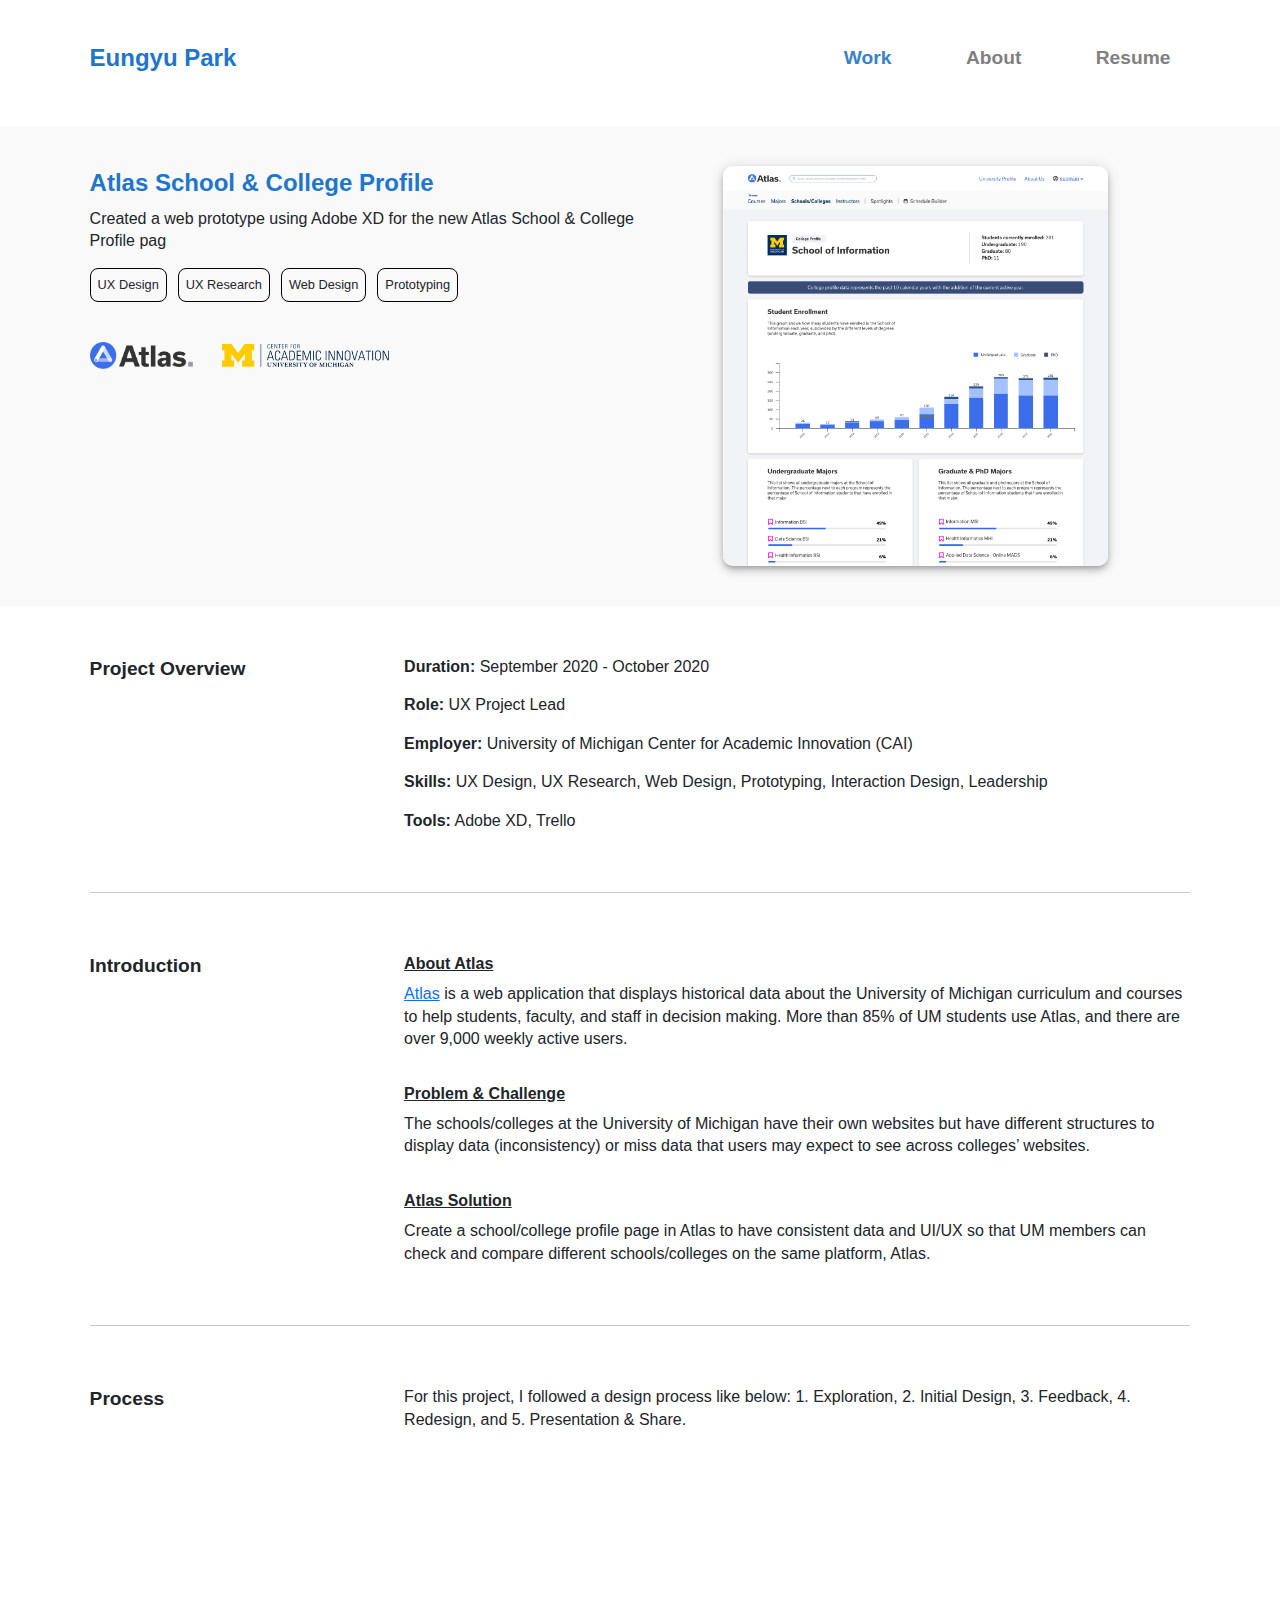
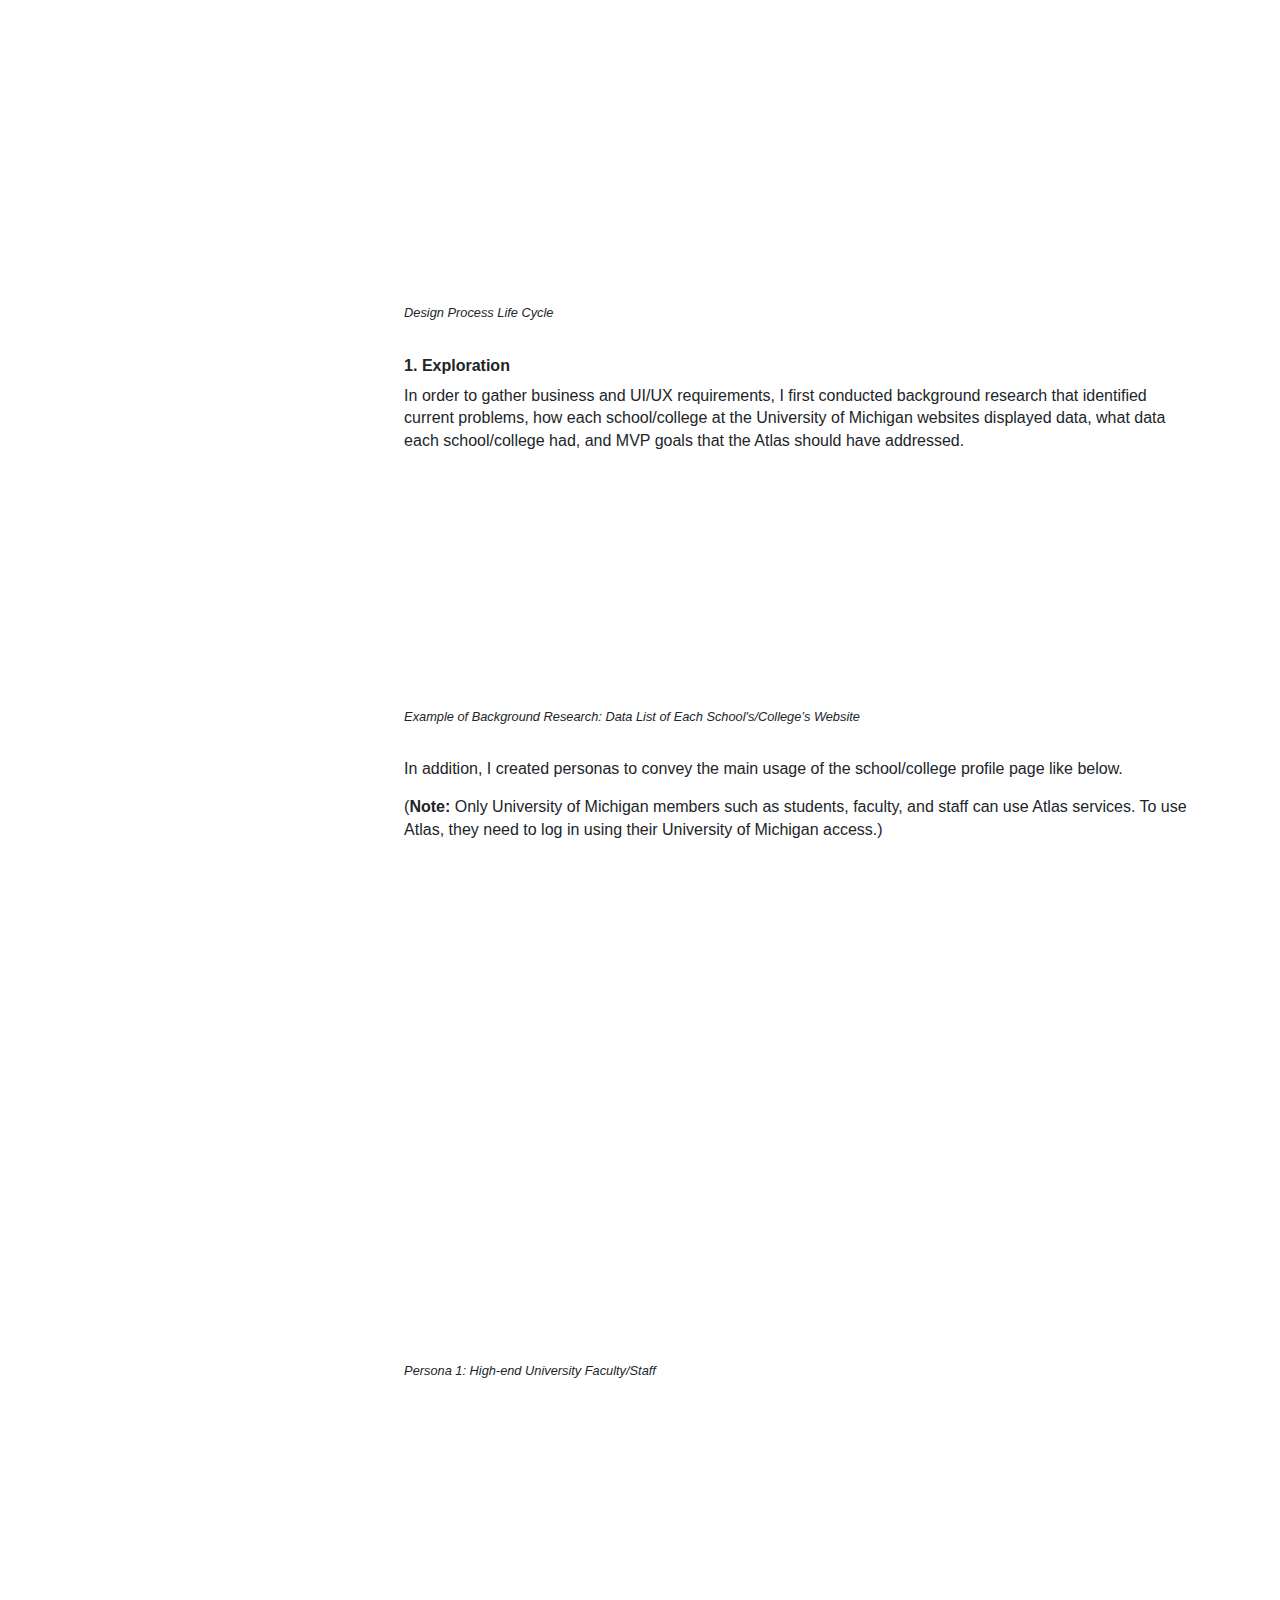
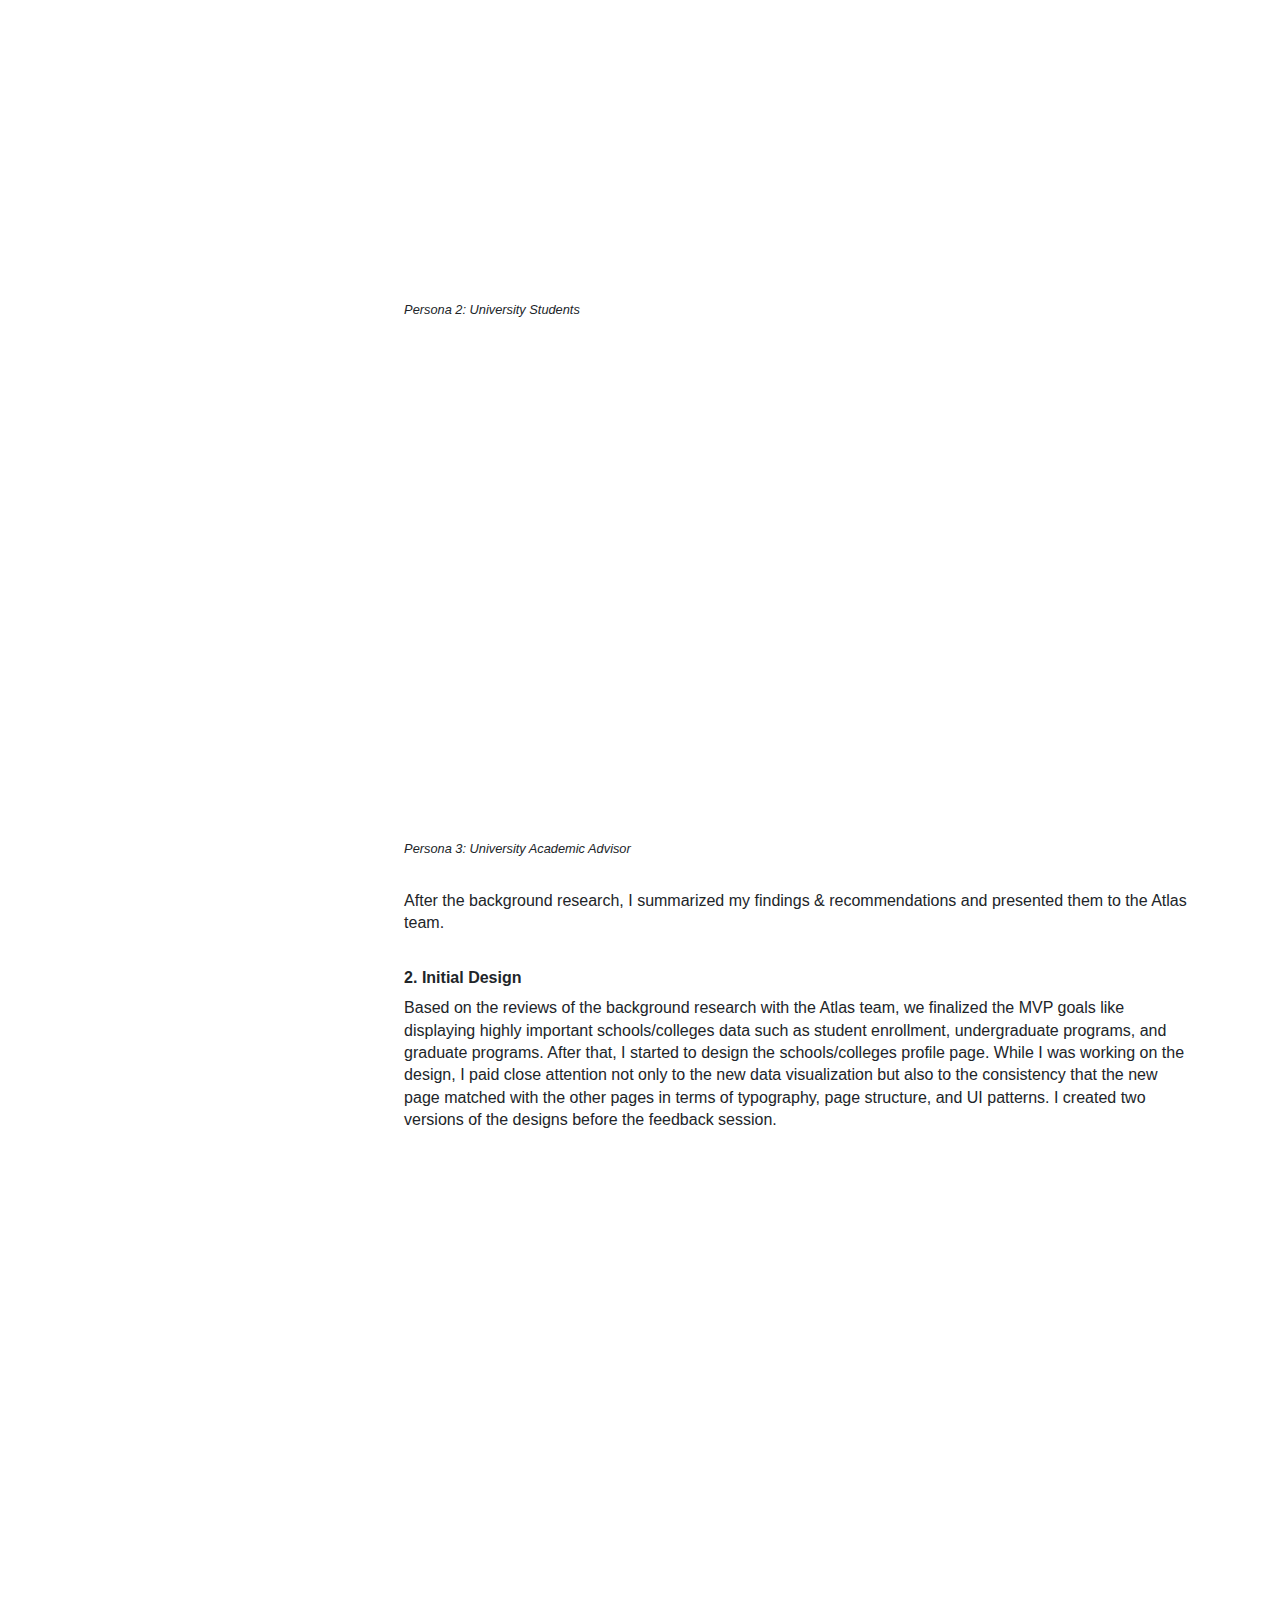
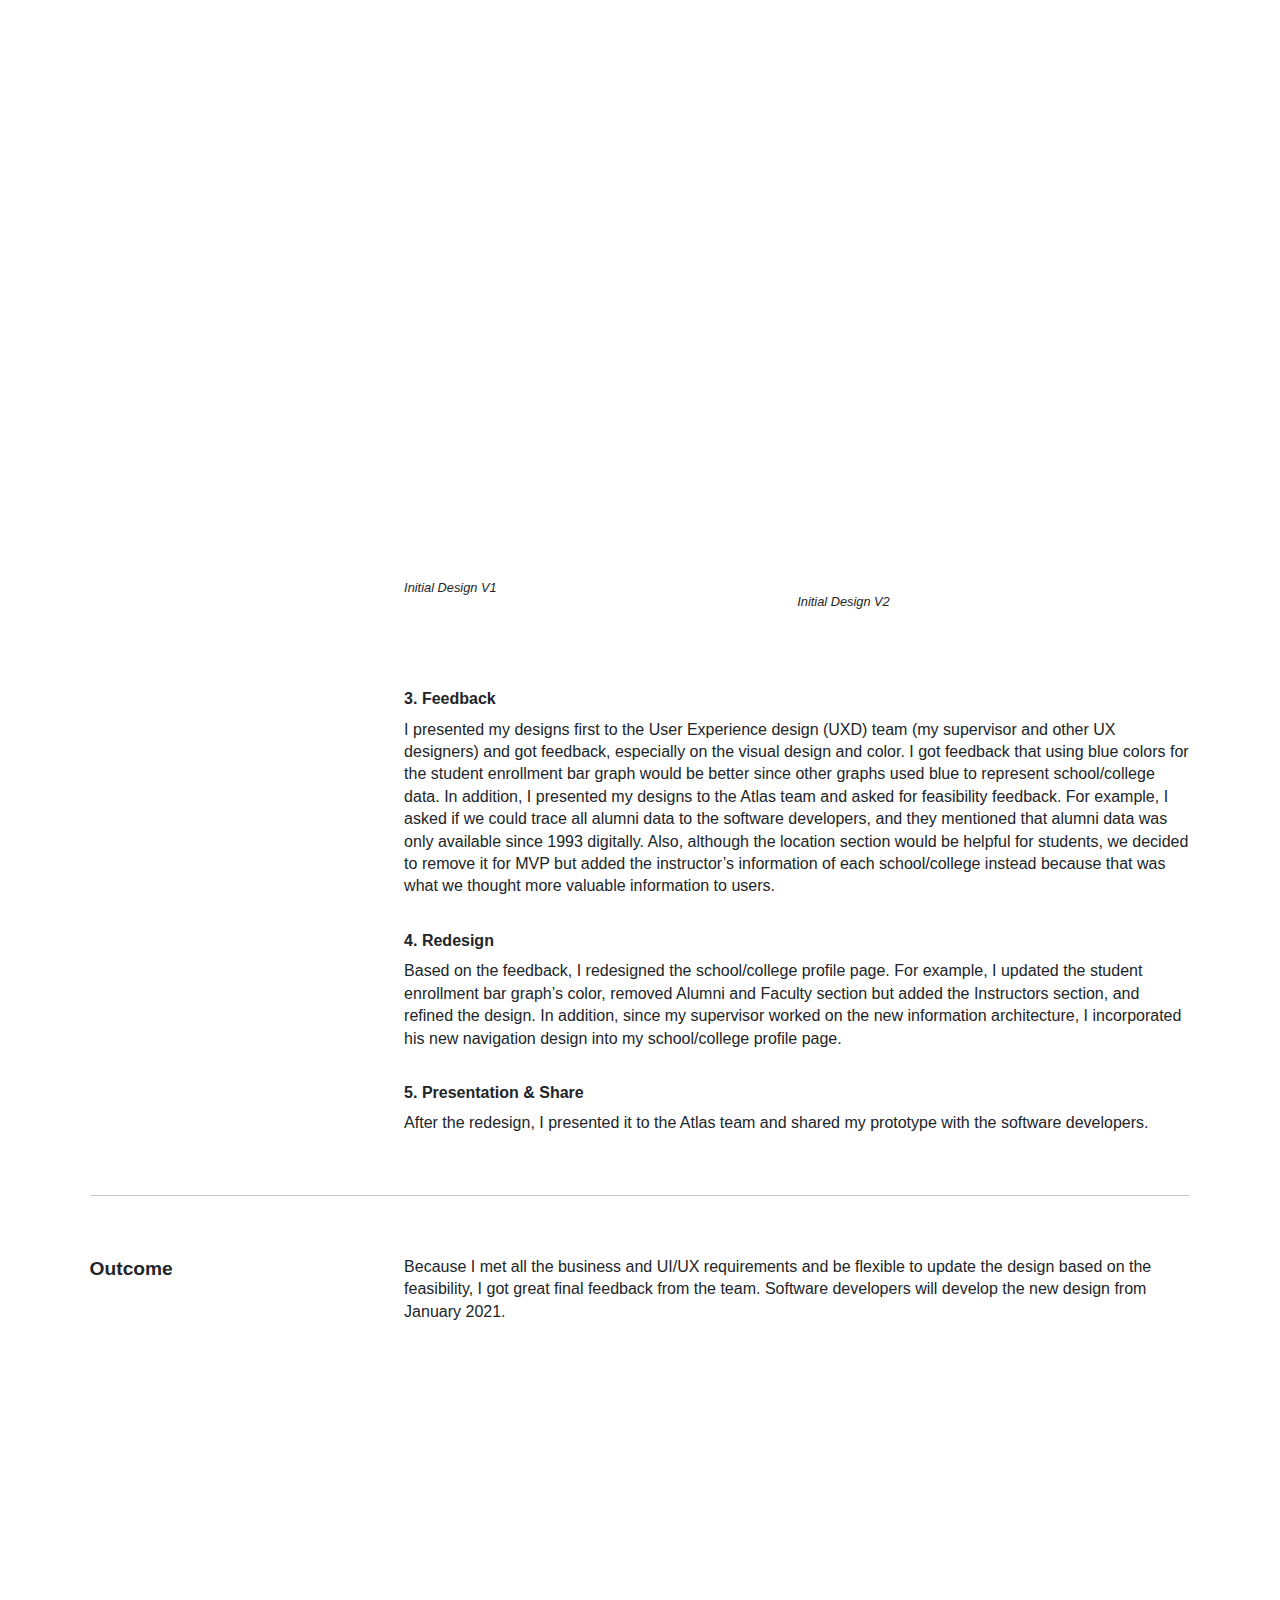
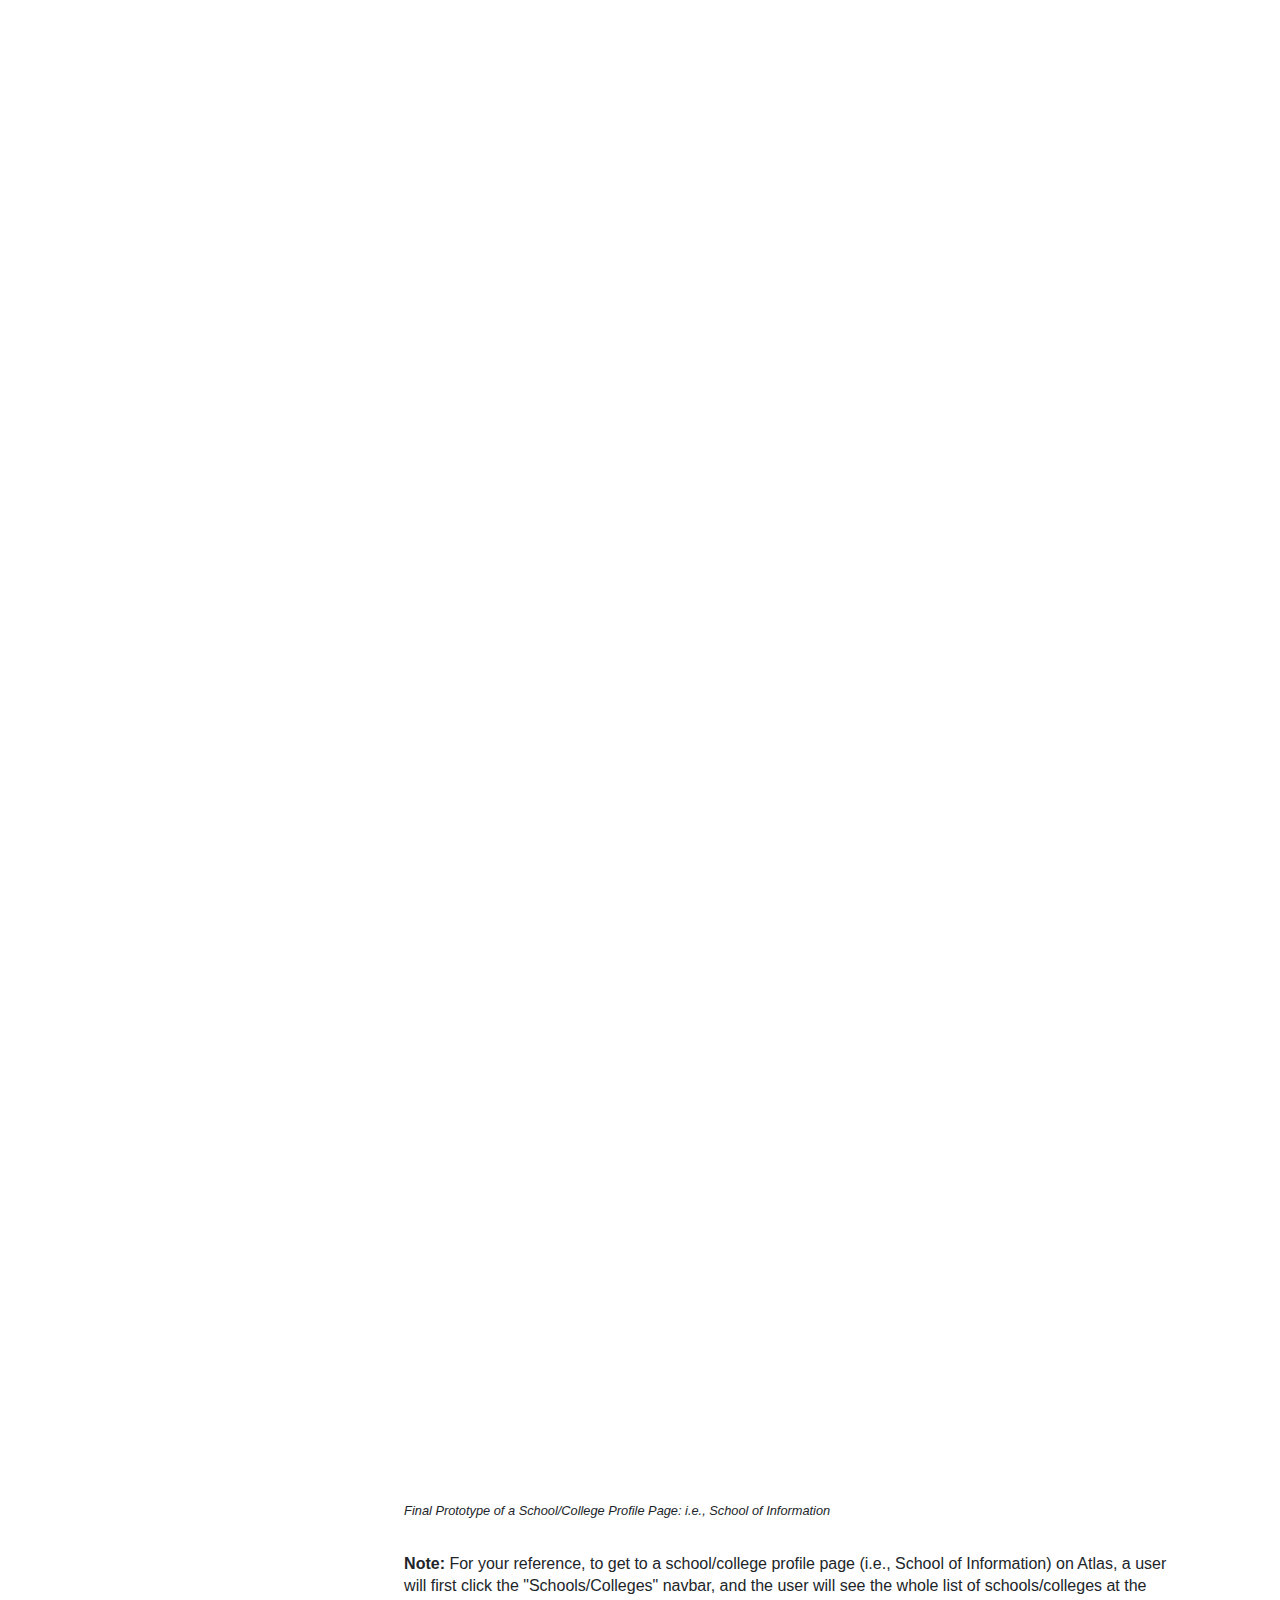
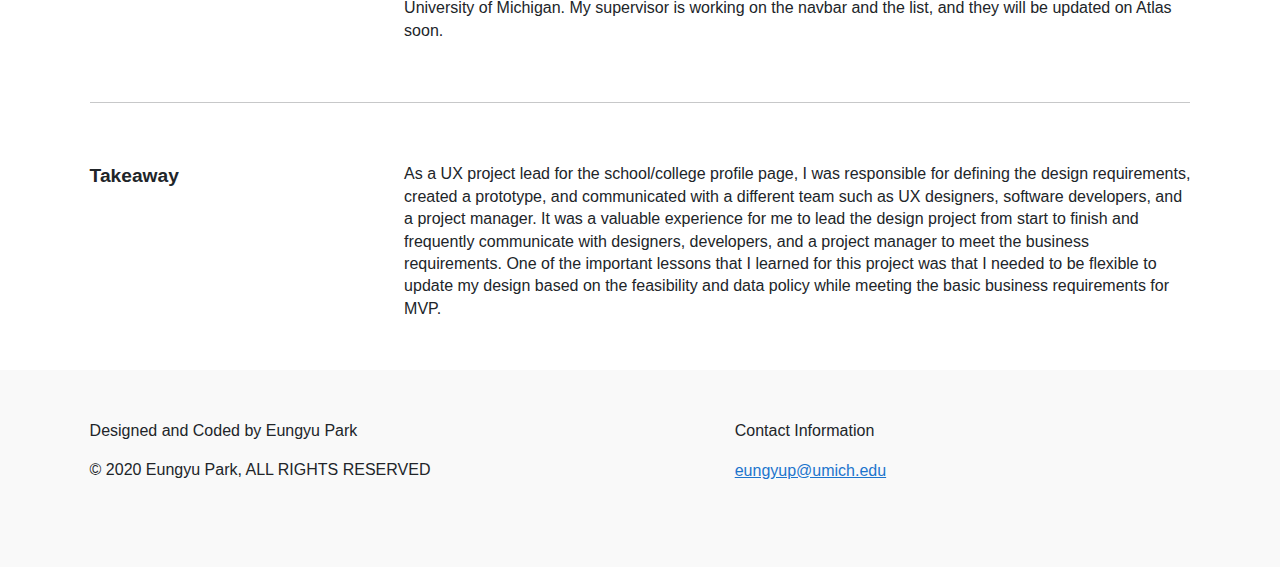
<file: atlas-school-college-profile.html>
<!DOCTYPE html>

<html lang="en" dir="ltr">
    <head>
        <meta charset="utf-8">
        <meta name="viewport" content="width=device-width, initial-scale=1.0">
        <meta name="description" content="Welcome to Eungyu Park's Portfolio Website. I'm a UX designer & egineer and a User-Centered Agile Development & UX Design Master's student at the University of Michigan.">
        <meta name="keywords" content="Eungyu, Park, Portfolio, UX Designer, UX Engineer">
        <meta name="author" content="Eungyu Park">
        <title> Atlas School & College Profile | Eungyu Park Portfolio</title>
        <!-- CSS -->
        <link rel="stylesheet" href="assets/style/html5reset.css">
        <link rel="stylesheet" href="assets/style/animate.css/animate.css"/>
        <!-- Scroll CSS -->
        <link rel="stylesheet" href="https://unpkg.com/aos@next/dist/aos.css" />
        <!-- Bootstrap 5 CSS -->
        <link rel="stylesheet" href="assets/style/bs5/bootstrap.css">
        <!-- Font CSS -->
        <link rel="stylesheet" href="https://pro.fontawesome.com/releases/v5.10.0/css/all.css" integrity="sha384-AYmEC3Yw5cVb3ZcuHtOA93w35dYTsvhLPVnYs9eStHfGJvOvKxVfELGroGkvsg+p" crossorigin="anonymous"/>
        <!-- Lightbox CSS -->
        <link rel="stylesheet" type="text/css" href="assets/style/lightbox.css">
        <!-- Custom CSS -->
        <link rel="stylesheet" href="assets/style/style.css">
        <!-- Favicon Link -->
		<link rel="shortcut icon" type="image/png" href="assets/images/favicon.png">
        <!-- JS -->
        <script src="https://ajax.googleapis.com/ajax/libs/jquery/3.4.1/jquery.min.js"></script>

        <!-- Global site tag (gtag.js) - Google Analytics -->
        <script async src="https://www.googletagmanager.com/gtag/js?id=G-BS7YYS745G"></script>
        <script>
        window.dataLayer = window.dataLayer || [];
        function gtag(){dataLayer.push(arguments);}
        gtag('js', new Date());

        gtag('config', 'G-BS7YYS745G');
        </script>
    </head>
    <body>
        <header>
            <div class="logo">
                <a href="index.html">Eungyu Park</a>
            </div>
            <nav id="nav-container">
                <img src="assets/images/mobile-menu-icon.png" alt="Mobile Menu Icon" id="mobile-menu-icon"/>
                <ul id="nav-ul-container">
                    <li><a class="active" href="/index.html#main-work">Work</a></li>
                    <li><a href="about.html">About</a></li>
                    <li><a href="assets/resume/EungyuPark_Resume.pdf" target="_blank">Resume</a></li>
                </ul>
            </nav>
        </header>
        <main>
            <div class="top-container top-project">
                <div class="top-project-introduction">
                    <h1>Atlas School & College Profile</h1>
                    <p>Created a web prototype using Adobe XD for the new Atlas School
                        & College Profile pag</p>
                    <div class="tag-container">
                        <div class="each-tag"><p class="tag-text">UX Design</p></div>
                        <div class="each-tag"><p class="tag-text">UX Research</p></div>
                        <div class="each-tag"><p class="tag-text">Web Design</p></div>
                        <div class="each-tag"><p class="tag-text">Prototyping</p></div>
                    </div>
                    <img src="./assets/images/atlas/atlas-logo.png" alt="Atlas Logo" class="top-project-logo"/>
                    <img src="./assets/images/cai-logo.png" alt="Center for Academic Innovation Logo" class="top-project-logo top-project-cai-logo"/>
                </div>
                <div class="top-project-pic top-project-atlas-college-profile">
                </div>
            </div>

            <div class="middle-project-content-container gallery">
                <!-- Project Overview -->
                <div class="project-content">
                    <h2>Project Overview</h2>
                    <div class="project-content-detail">
                        <p><strong>Duration:</strong> September 2020 - October 2020</p>
                        <p><strong>Role:</strong> UX Project Lead</p>
                        <p><strong>Employer:</strong> University of Michigan Center for Academic Innovation (CAI)</p>
                        <p><strong>Skills:</strong> UX Design, UX Research, 
                            Web Design, Prototyping, Interaction 
                            Design, Leadership</p>
                        <p><strong>Tools:</strong> Adobe XD, Trello</p>
                    </div>
                </div>
                <hr class="project-line-breaker"/>

                <!-- Introduction -->
                <div class="project-content">
                    <h2>Introduction</h2>
                    <div class="project-content-detail">
                        <div class="project-content-detail-each">
                            <h3 class="project-section-title">About Atlas</h3>
                            <p>
                                <a href="https://atlas.ai.umich.edu/" target="_blank" aria-label="To Atlas Website">Atlas</a> is a web application that displays historical data about the University of Michigan curriculum and courses to help students, faculty, and staff in decision making. More than 85% of UM students use Atlas, and there are over 9,000 weekly active users.
                            </p>
                        </div>
                        <div class="project-content-detail-each">
                        <h3 class="project-section-title">Problem & Challenge</h3>
                            <p>
                                The schools/colleges at the University of Michigan have their own websites but have different structures to display data (inconsistency) or miss data that users may expect to see across colleges’ websites.
                            </p>
                        </div>
                        <div class="project-content-detail-each">
                            <h3 class="project-section-title">Atlas Solution</h3>
                            <p>
                                Create a school/college profile page in Atlas to have consistent data and UI/UX so that UM members can check and compare different schools/colleges on the same platform, Atlas.
                            </p>
                        </div>
                    </div>
                </div>
                <hr class="project-line-breaker"/>

                <!-- Process -->
                <div class="project-content">
                    <h2>Process</h2>
                    <div class="project-content-detail">

                        <div class="project-content-detail-each">
                            <p>For this project, I followed a design process like below: 1. Exploration, 2. Initial Design, 3. Feedback, 4. Redesign, and 5. Presentation & Share.</p>
                            <figure class="project-content-figure">
                                <a href="assets/images/atlas/atlas-design-process-life-cycle.png" data-lightbox="gallery" data-title="Design Process Life Cycle" data-alt="Design Process Life Cycle">
                                    <img data-aos="fade-up" data-aos-duration="1000" src="assets/images/atlas/atlas-design-process-life-cycle.png" alt="Atlas Design Process Life Cycle" class="project-content-pic-full">
                                </a>
                                    <figcaption class="project-fig-caption">Design Process Life Cycle</figcaption>
                            </figure>
                            <h3 class="project-section-title project-process-title">1. Exploration</h3>
                            <p>
                                In order to gather business and UI/UX requirements, I first conducted background research that identified current problems, how each school/college at the University of Michigan websites displayed data, what data each school/college had, and MVP goals that the Atlas should have addressed.
                            </p>
                            <figure class="project-content-figure aos-init aos-animate">
                                <a href="assets/images/atlas/college_profile/atlas-data-list-of-each-college-website.png" data-lightbox="gallery" data-title="Example of Background Research: Data List of Each School's/College’s Website" data-alt="Example of Background Research: Data List of Each School's/College’s Websitee">
                                    <img data-aos="fade-up" data-aos-duration="1000" src="assets/images/atlas/college_profile/atlas-data-list-of-each-college-website.png" alt="Example of Background Research: Data List of Each School's/College’s Websitee" class="project-content-pic-full">
                                </a>
                                    <figcaption class="project-fig-caption">Example of Background Research: Data List of Each School's/College’s Website</figcaption>
                            </figure>
                            <p>
                                In addition, I created personas to convey the main usage of the school/college profile page like below.
                            </p>
                            <p>
                                (<strong>Note:</strong> Only University of Michigan members such as students, faculty, and staff can use Atlas services. To use Atlas, they need to log in using their University of Michigan access.)
                            </p>
                            <figure class="project-content-figure aos-init aos-animate">
                                <a href="assets/images/atlas/college_profile/atlas-college-profile-persona1.png" data-lightbox="gallery" data-title="Persona 1: High-end University Faculty/Staff" data-alt="Persona 1: High-end University Faculty/Staff">
                                    <img data-aos="fade-up" data-aos-duration="1000" src="assets/images/atlas/college_profile/atlas-college-profile-persona1.png" alt="Persona 1: High-end University Faculty/Staff" class="project-content-pic-full project-content-prototype-pic">
                                </a>
                                    <figcaption class="project-fig-caption">Persona 1: High-end University Faculty/Staff</figcaption>
                            </figure>
                            <figure class="project-content-figure aos-init aos-animate">
                                <a href="assets/images/atlas/college_profile/atlas-college-profile-persona2.png" data-lightbox="gallery" data-title="Persona 2: University Students" data-alt="Persona 2: University Students">
                                    <img data-aos="fade-up" data-aos-duration="1000" src="assets/images/atlas/college_profile/atlas-college-profile-persona2.png" alt="Persona 2: University Students" class="project-content-pic-full project-content-prototype-pic">
                                </a>
                                    <figcaption class="project-fig-caption">Persona 2: University Students</figcaption>
                            </figure>
                            <figure class="project-content-figure aos-init aos-animate">
                                <a href="assets/images/atlas/college_profile/atlas-college-profile-persona3.png" data-lightbox="gallery" data-title="Persona 3: University Academic Advisor" data-alt="Persona 3: University Academic Advisor">
                                    <img data-aos="fade-up" data-aos-duration="1000" src="assets/images/atlas/college_profile/atlas-college-profile-persona3.png" alt="Persona 3: University Academic Advisors" class="project-content-pic-full project-content-prototype-pic">
                                </a>
                                    <figcaption class="project-fig-caption">Persona 3: University Academic Advisor</figcaption>
                            </figure>
                            <p>
                                After the background research, I summarized my findings & recommendations and presented them to the Atlas team.                            </p>
                        </div>

                        <div class="project-content-detail-each">
                            <h3 class="project-section-title project-process-title">2. Initial Design</h3>
                            <p>
                                Based on the reviews of the background research with the Atlas team, we finalized the MVP goals like displaying highly important schools/colleges data such as student enrollment, undergraduate programs, and graduate programs. After that, I started to design the schools/colleges profile page. While I was working on the design, I paid close attention not only to the new data visualization but also to the consistency that the new page matched with the other pages in terms of typography, page structure, and UI patterns. I created two versions of the designs before the feedback session.
                            </p>
                            <div class="project-content-detail-each-multiple-figure">
                                <figure>
                                    <a href="assets/images/atlas/college_profile/atlas-college-profile-v1.png" data-lightbox="gallery" data-title="Initial Design V1" data-alt="Atlas College Profile Initial Design 1">
                                        <img data-aos="fade-up" data-aos-duration="1000" src="assets/images/atlas/college_profile/atlas-college-profile-v1.png" alt="Atlas College Profile Initial Design 1" class="project-content-pic-medium project-content-prototype-pic">
                                    </a>
                                        <figcaption class="project-fig-caption">Initial Design V1</figcaption>
                                </figure>
                                <figure>
                                    <a href="assets/images/atlas/college_profile/atlas-college-profile-v2.png" data-lightbox="gallery" data-title="Initial Design V2" data-alt="Atlas College Profile Initial Design 2">
                                        <img data-aos="fade-up" data-aos-duration="1000" src="assets/images/atlas/college_profile/atlas-college-profile-v2.png" alt="Atlas College Profile Initial Design 2" class="project-content-pic-medium project-content-prototype-pic">
                                    </a>
                                        <figcaption class="project-fig-caption">Initial Design V2</figcaption>
                                </figure>
                            </div>
                        </div>

                        <div class="project-content-detail-each">
                            <h3 class="project-section-title project-process-title">3. Feedback</h3>
                            <p>
                                I presented my designs first to the User Experience design (UXD) team (my supervisor and other UX designers) and got feedback, especially on the visual design and color. I got feedback that using blue colors for the student enrollment bar graph would be better since other graphs used blue to represent school/college data. In addition, I presented my designs to the Atlas team and asked for feasibility feedback. For example, I asked if we could trace all alumni data to the software developers, and they mentioned that alumni data was only available since 1993 digitally. Also, although the location section would be helpful for students, we decided to remove it for MVP but added the instructor’s information of each school/college instead because that was what we thought more valuable information to users.
                            </p>
                        </div>

                        <div class="project-content-detail-each">
                            <h3 class="project-section-title project-process-title">4. Redesign</h3>
                            <p>
                                Based on the feedback, I redesigned the school/college profile page. For example, I updated the student enrollment bar graph’s color, removed Alumni and Faculty section but added the Instructors section, and refined the design. In addition, since my supervisor worked on the new information architecture, I incorporated his new navigation design into my school/college profile page.
                            </p>
                        </div>

                        <div class="project-content-detail-each">
                            <h3 class="project-section-title project-process-title">5. Presentation & Share</h3>
                            <p>
                                After the redesign, I presented it to the Atlas team and shared my prototype with the software developers.
                            </p>
                        </div>

                    </div>
                </div>
                <hr class="project-line-breaker"/>

                <!-- Outcome -->
                <div class="project-content">
                    <h2>Outcome</h2>
                    <div class="project-content-detail">
                        <div class="project-content-detail-each">
                            <p>Because I met all the business and UI/UX requirements and be flexible to update the design based on the feasibility, I got great final feedback from the team. Software developers will develop the new design from January 2021. </p>
                            <figure>
                                <a href="assets/images/atlas/college_profile/atlas-dave-final-prototype.png" data-lightbox="gallery" data-title="Final Prototype of a School/College Profile Page" data-alt="Final Prototype of a School/College Profile Page">
                                    <img data-aos="fade-up" data-aos-duration="1000" src="assets/images/atlas/college_profile/atlas-dave-final-prototype.png" alt="Atlas College/School Profile Final Prototype" class="project-content-pic-medium project-content-pic-final project-content-prototype-pic">
                                </a>
                                    <figcaption class="project-fig-caption">Final Prototype of a School/College Profile Page: i.e., School of Information</figcaption>
                            </figure>
                            <p><strong>Note:</strong> For your reference, to get to a school/college profile page (i.e., School of Information) on Atlas, a user will first click the "Schools/Colleges" navbar, and the user will see the whole list of schools/colleges at the University of Michigan. My supervisor is working on the navbar and the list, and they will be updated on Atlas soon.</p>
                        </div>
                    </div>
                </div>
                <hr class="project-line-breaker"/>

                <!-- Takeaway -->
                <div class="project-content">
                    <h2>Takeaway</h2>
                    <div class="project-content-detail">
                        <div class="project-content-detail-each">
                            <p>As a UX project lead for the school/college profile page, I was responsible for defining the design requirements, created a prototype, and communicated with a different team such as UX designers, software developers, and a project manager. It was a valuable experience for me to lead the design project from start to finish and frequently communicate with designers, developers, and a project manager to meet the business requirements. One of the important lessons that I learned for this project was that I needed to be flexible to update my design based on the feasibility and data policy while meeting the basic business requirements for MVP. </p>
                        </div>
                    </div>
                </div>

            </div>

            <!-- Go to Top -->
            <button onclick="topFunction()" id="myBtn" title="Go to top"><i class="fas fa-arrow-up"></i></button>
        </main>
        <footer>
            <div>
                <p>Designed and Coded by Eungyu Park</p>
                <p>&copy; 2020 Eungyu Park, ALL RIGHTS RESERVED</p>
            </div>
            <div class="contact-container">
                <p id="contact-text">Contact Information</p>
                <a href="mailto:eungyup@umich.edu?subject=From%20Portfolio%20Website&amp;body=Hi%20Eugyu,%20I%20saw%20your%20portfolio!" class="email-link" aria-label="Email to Eungyu Park">eungyup@umich.edu</a>
                <div id="contact-links-container">
                    <a href="https://www.linkedin.com/in/eungyu-park/" target="_blank" aria-label="LinkedIn"><i class="fab fa-linkedin-in fa-lg link-icon"></i></a>
                    <a href="https://github.com/eungyup" target="_blank" aria-label="GitHub"><i class="fab fa-github fa-lg link-icon"></i></a>
                    <a href="mailto:eungyup@umich.edu?subject=From%20Portfolio%20Website&amp;body=Hi%20Eugyu,%20I%20saw%20your%20portfolio!" class="email-link" aria-label="Email to Eungyu Park"><i class="far fa-envelope fa-lg link-icon"></i></a>
                </div>
            </div>
        </footer>
        <!-- JS -->
        <!-- Scroll JS -->
        <script src="https://unpkg.com/aos@next/dist/aos.js"></script>
        <script>
            // You can also pass an optional settings object
            // below listed default settings
            AOS.init({
            // Global settings:
            disable: false, // accepts following values: 'phone', 'tablet', 'mobile', boolean, expression or function
            startEvent: 'DOMContentLoaded', // name of the event dispatched on the document, that AOS should initialize on
            initClassName: 'aos-init', // class applied after initialization
            animatedClassName: 'aos-animate', // class applied on animation
            useClassNames: false, // if true, will add content of `data-aos` as classes on scroll
            disableMutationObserver: false, // disables automatic mutations' detections (advanced)
            debounceDelay: 50, // the delay on debounce used while resizing window (advanced)
            throttleDelay: 99, // the delay on throttle used while scrolling the page (advanced)

            // Settings that can be overridden on per-element basis, by `data-aos-*` attributes:
            offset: 120, // offset (in px) from the original trigger point
            delay: 0, // values from 0 to 3000, with step 50ms
            duration: 400, // values from 0 to 3000, with step 50ms
            easing: 'ease', // default easing for AOS animations
            once: false, // whether animation should happen only once - while scrolling down
            mirror: false, // whether elements should animate out while scrolling past them
            anchorPlacement: 'top-bottom', // defines which position of the element regarding to window should trigger the animation
            });
        </script>
        <!-- Bootstrap 5 JS -->
        <script src="https://cdnjs.cloudflare.com/ajax/libs/popper.js/2.6.0/umd/popper.min.js"></script>
        <script src="assets/js/bs5/bootstrap.js"></script>
        <!-- Lightbox JS -->
        <script src="assets/js/lightbox.js"></script>
        <!-- Custom JS -->
        <script src="assets/js/custom.js"></script>
    </body>
</html>
</file>
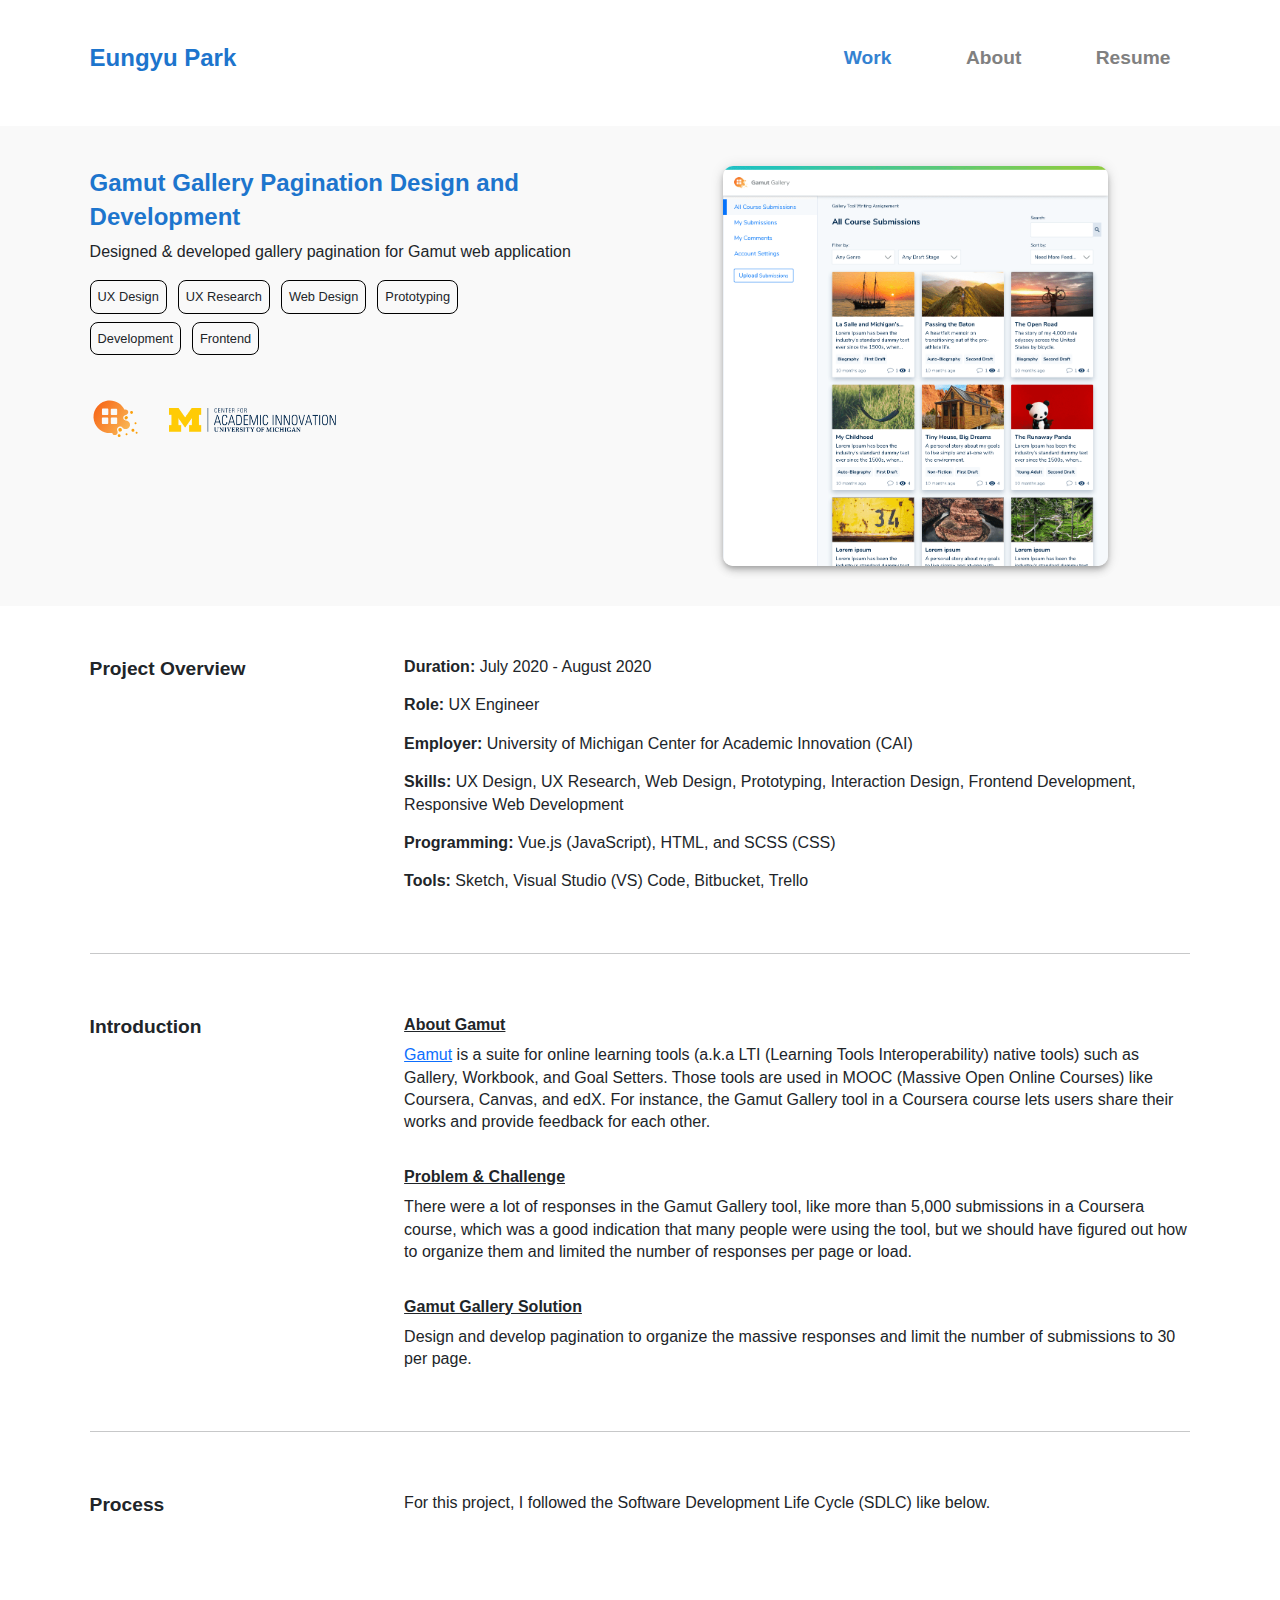
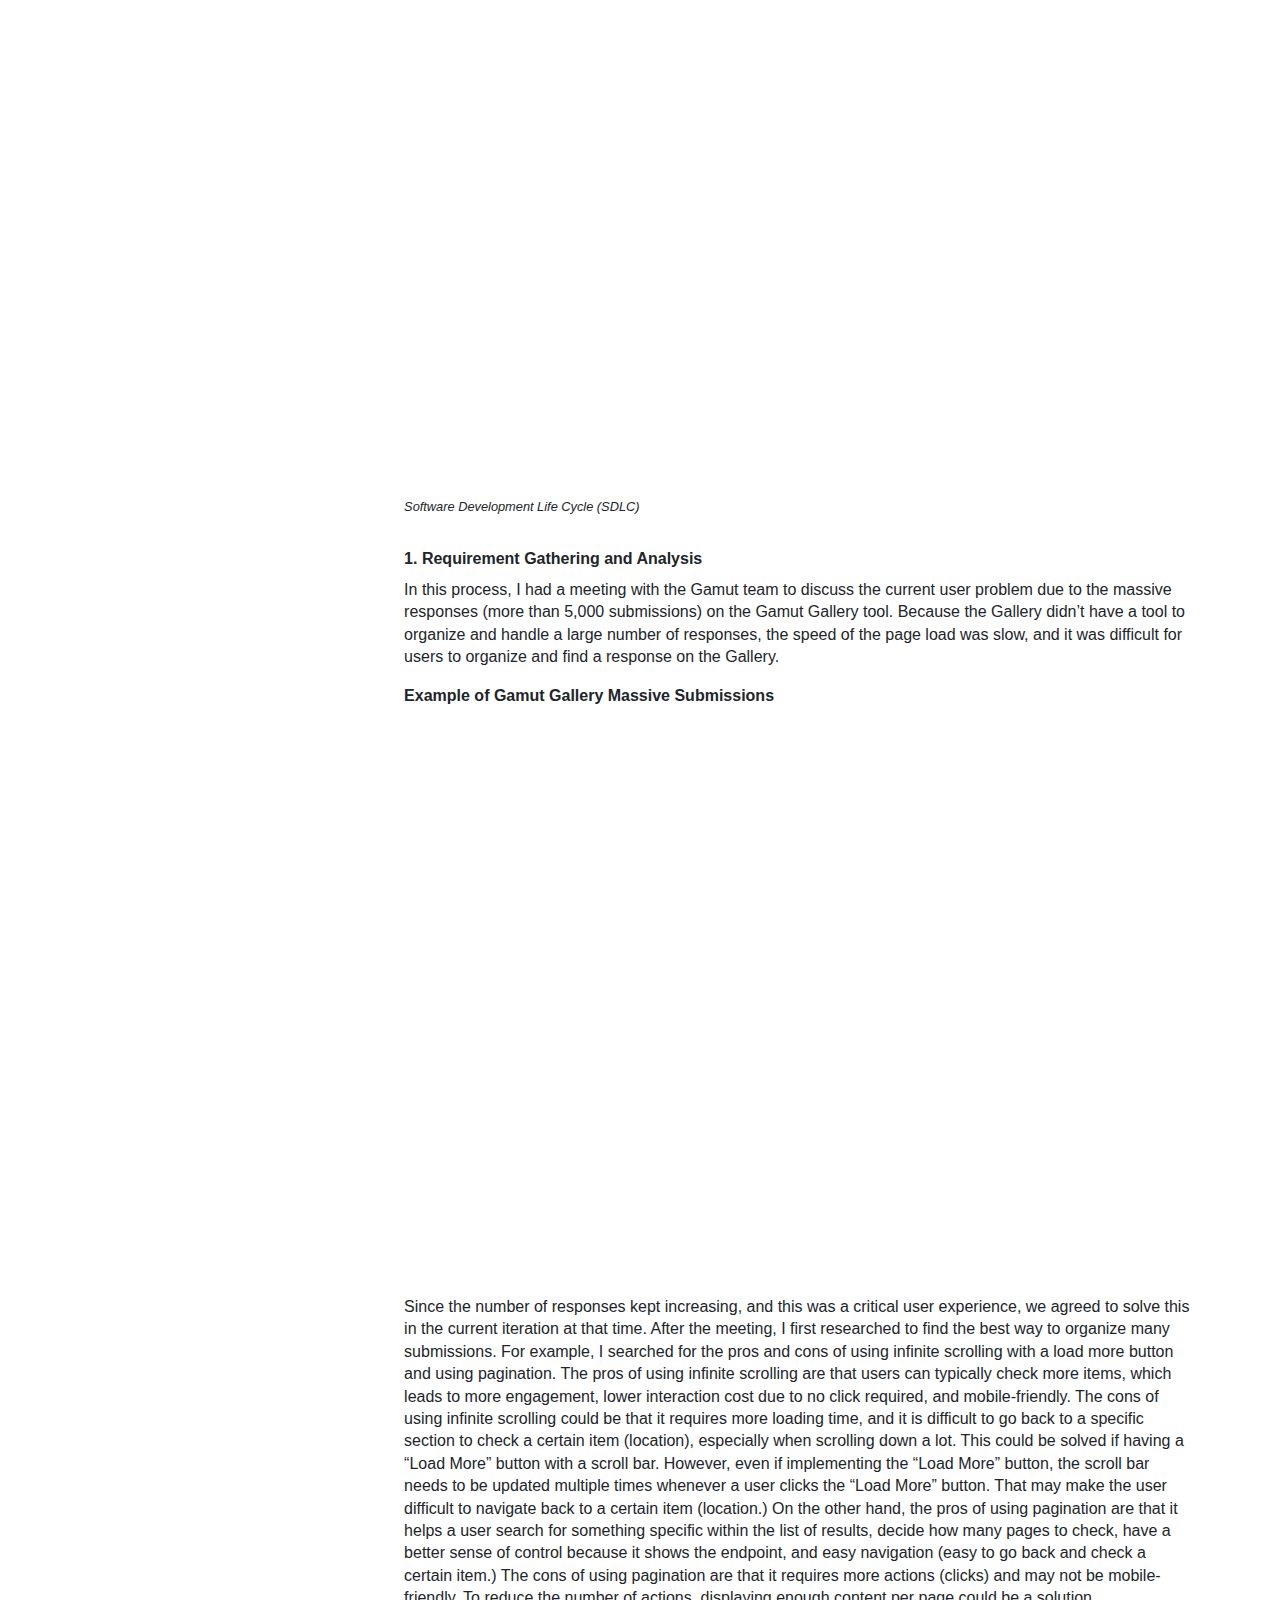
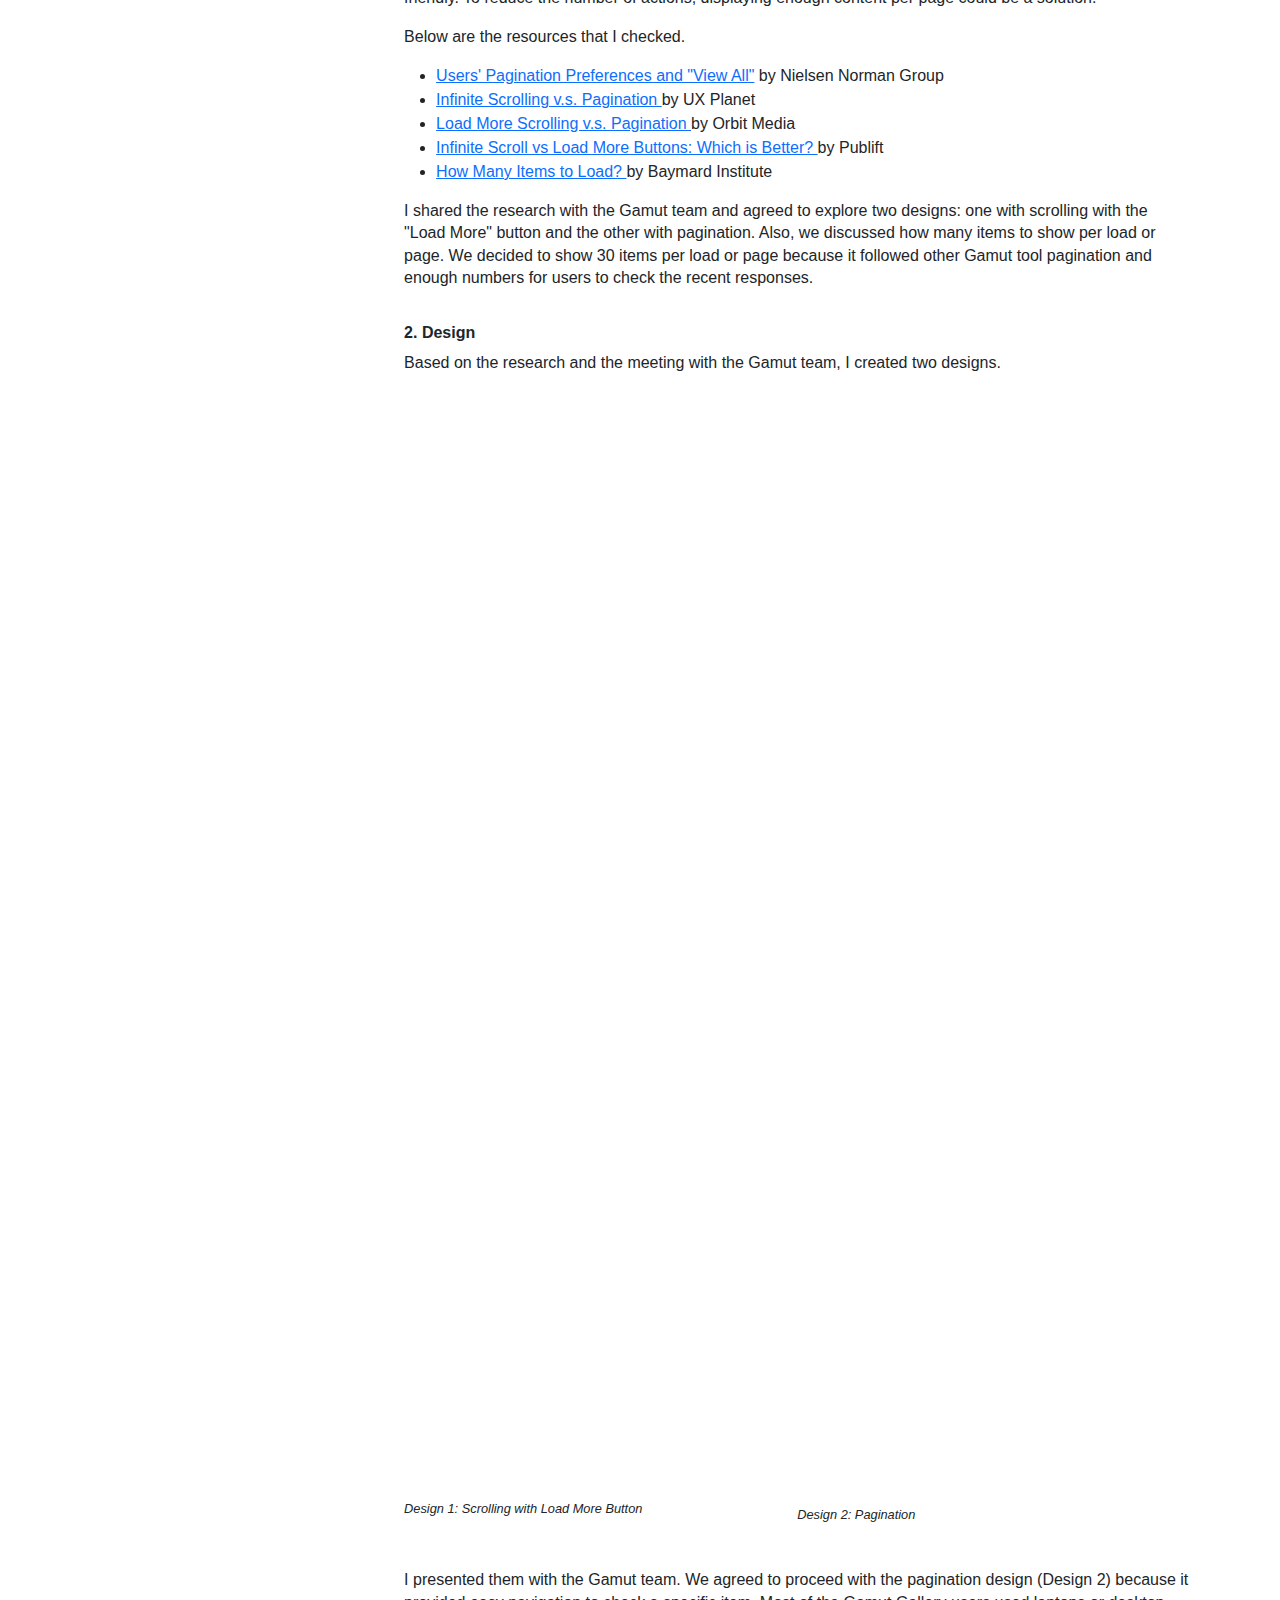
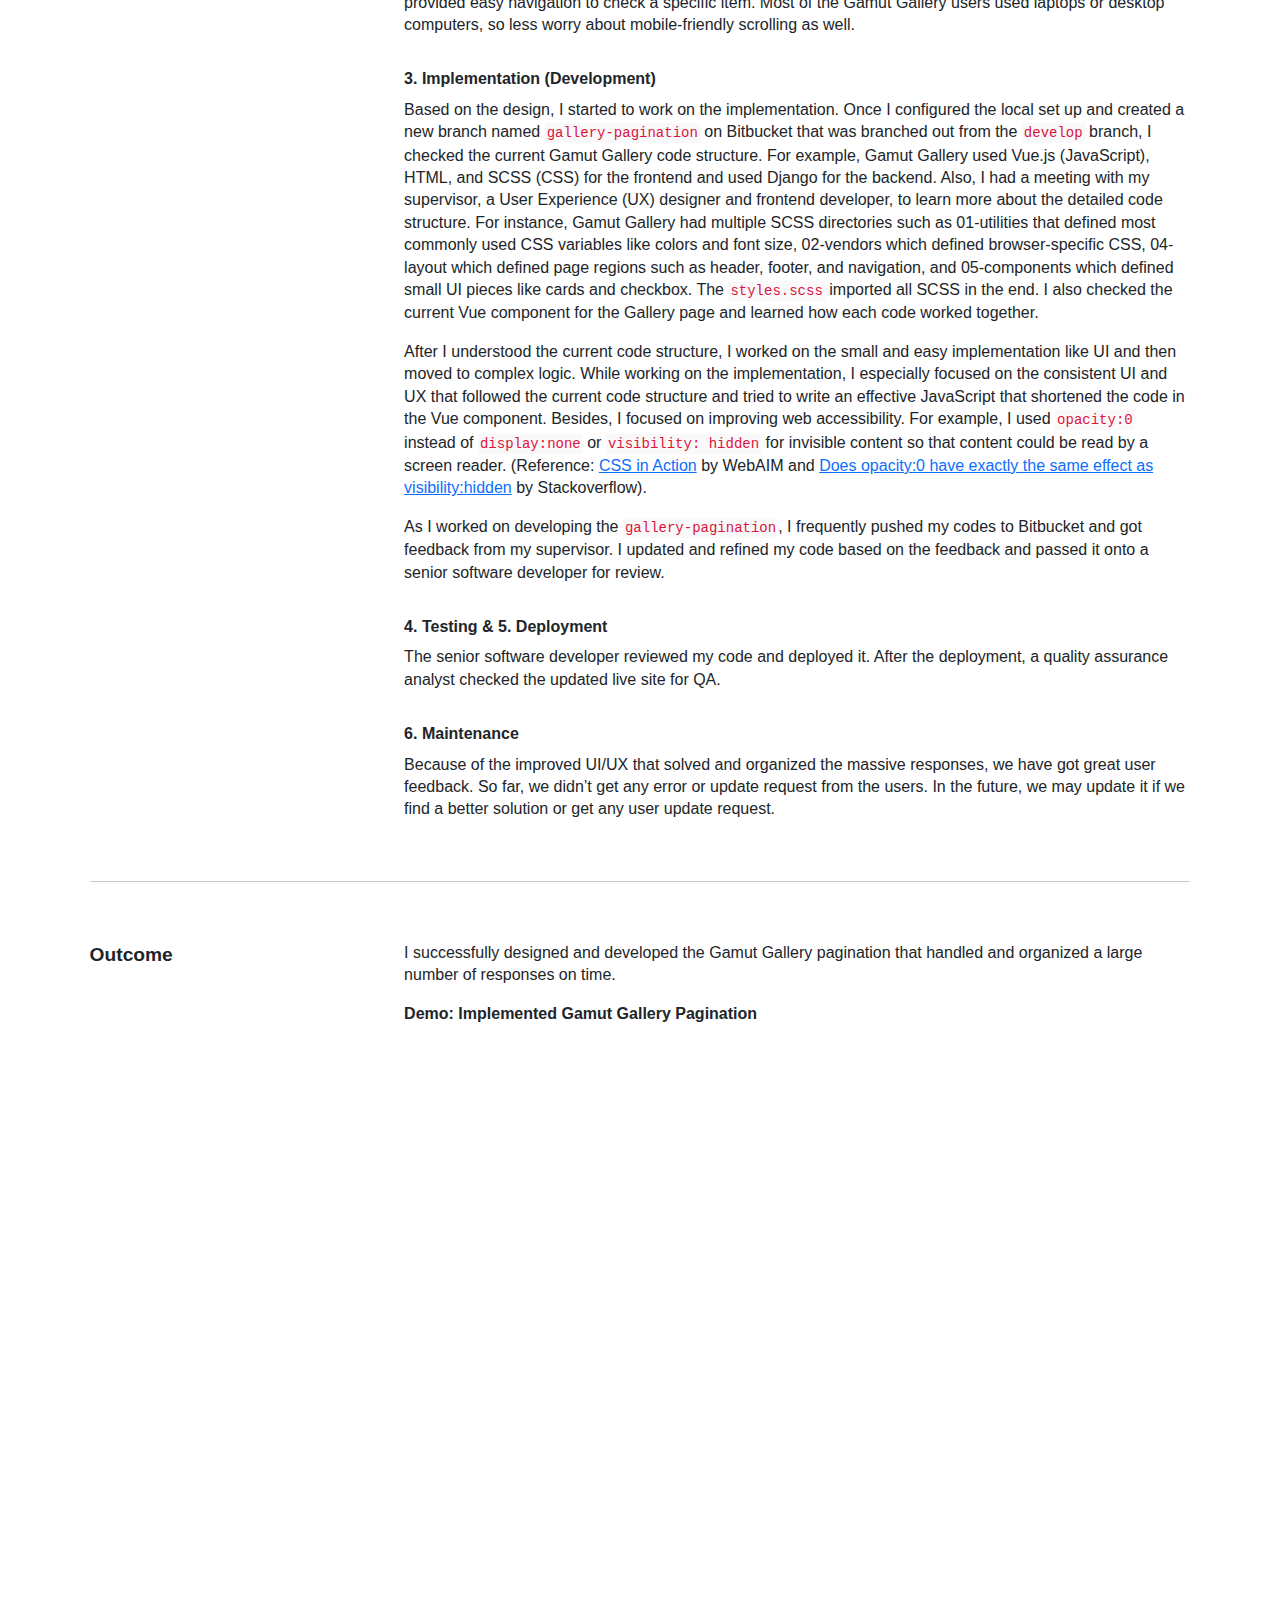
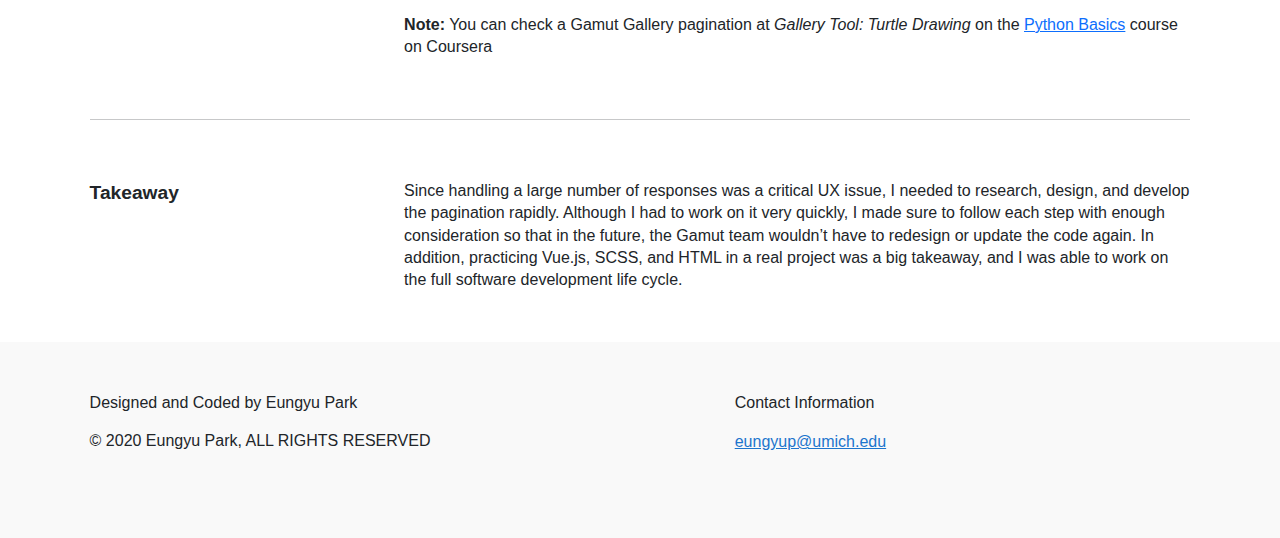
<file: gamut-gallery-pagination.html>
<!DOCTYPE html>

<html lang="en" dir="ltr">
    <head>
        <meta charset="utf-8">
        <meta name="viewport" content="width=device-width, initial-scale=1.0">
        <meta name="description" content="Welcome to Eungyu Park's Portfolio Website. I'm a UX designer & egineer and a User-Centered Agile Development & UX Design Master's student at the University of Michigan.">
        <meta name="keywords" content="Eungyu, Park, Portfolio, UX Designer, UX Engineer">
        <meta name="author" content="Eungyu Park">
        <title>Gamut Gallery Pagination | Eungyu Park Portfolio</title>
        <!-- CSS -->
        <link rel="stylesheet" href="assets/style/html5reset.css">
        <link rel="stylesheet" href="assets/style/animate.css/animate.css"/>
        <!-- Scroll CSS -->
        <link rel="stylesheet" href="https://unpkg.com/aos@next/dist/aos.css" />
        <!-- Bootstrap 5 CSS -->
        <link rel="stylesheet" href="assets/style/bs5/bootstrap.css">
        <!-- Font CSS -->
        <link rel="stylesheet" href="https://pro.fontawesome.com/releases/v5.10.0/css/all.css" integrity="sha384-AYmEC3Yw5cVb3ZcuHtOA93w35dYTsvhLPVnYs9eStHfGJvOvKxVfELGroGkvsg+p" crossorigin="anonymous"/>
        <!-- Lightbox CSS -->
        <link rel="stylesheet" type="text/css" href="assets/style/lightbox.css">
        <!-- Custom CSS -->
        <link rel="stylesheet" href="assets/style/style.css">
        <!-- Favicon Link -->
		<link rel="shortcut icon" type="image/png" href="assets/images/favicon.png">
        <!-- JS -->
        <script src="https://ajax.googleapis.com/ajax/libs/jquery/3.4.1/jquery.min.js"></script>

        <!-- Global site tag (gtag.js) - Google Analytics -->
        <script async src="https://www.googletagmanager.com/gtag/js?id=G-BS7YYS745G"></script>
        <script>
        window.dataLayer = window.dataLayer || [];
        function gtag(){dataLayer.push(arguments);}
        gtag('js', new Date());

        gtag('config', 'G-BS7YYS745G');
        </script>
    </head>
    <body>
        <header>
            <div class="logo">
                <a href="index.html">Eungyu Park</a>
            </div>
            <nav id="nav-container">
                <img src="assets/images/mobile-menu-icon.png" alt="Mobile Menu Icon" id="mobile-menu-icon"/>
                <ul id="nav-ul-container">
                    <li><a class="active" href="/index.html#main-work">Work</a></li>
                    <li><a href="about.html">About</a></li>
                    <li><a href="assets/resume/EungyuPark_Resume.pdf" target="_blank">Resume</a></li>
                </ul>
            </nav>
        </header>
        <main>
            <div class="top-container top-project">
                <div class="top-project-introduction">
                    <h1>Gamut Gallery Pagination Design and Development</h1>
                    <p>Designed & developed gallery pagination for Gamut web application</p>
                    <div class="tag-container">
                        <div class="each-tag"><p class="tag-text">UX Design</p></div>
                        <div class="each-tag"><p class="tag-text">UX Research</p></div>
                        <div class="each-tag"><p class="tag-text">Web Design</p></div>
                        <div class="each-tag"><p class="tag-text">Prototyping</p></div>
                    </div>
                    <div class="tag-container tag-second-container">
                        <div class="each-tag"><p class="tag-text">Development</p></div>
                        <div class="each-tag"><p class="tag-text">Frontend</p></div>
                    </div>
                    <img src="./assets/images/gamut_gallery_pagination/gamut-logo.svg" alt="Gamut Logo" class="top-project-logo top-project-gamut-logo"/>
                    <img src="./assets/images/cai-logo.png" alt="Center for Academic Innovation Logo" class="top-project-logo top-project-cai-logo"/>
                </div>
                <div class="top-project-pic top-project-gamut-gallery-pagination">
                </div>
            </div>

            <div class="middle-project-content-container gallery">
                <!-- Project Overview -->
                <div class="project-content">
                    <h2>Project Overview</h2>
                    <div class="project-content-detail">
                        <p><strong>Duration:</strong> July 2020 -  August 2020 </p>
                        <p><strong>Role:</strong> UX Engineer</p>
                        <p><strong>Employer:</strong> University of Michigan Center for Academic Innovation (CAI)</p>
                        <p><strong>Skills:</strong> UX Design, UX Research, Web Design, Prototyping, Interaction Design, Frontend Development, Responsive Web Development</p>
                        <p><strong>Programming:</strong> Vue.js (JavaScript), HTML, and SCSS (CSS)</p>
                        <p><strong>Tools:</strong> Sketch, Visual Studio (VS) Code, Bitbucket, Trello</p>
                    </div>
                </div>
                <hr class="project-line-breaker"/>

                <!-- Introduction -->
                <div class="project-content">
                    <h2>Introduction</h2>
                    <div class="project-content-detail">
                        <div class="project-content-detail-each">
                            <h3 class="project-section-title">About Gamut</h3>
                            <p>
                                <a href="https://ai.umich.edu/blog/say-hello-to-gamut/" target="_blank">Gamut</a> is a suite for online learning tools (a.k.a LTI (Learning Tools Interoperability) native tools) such as Gallery, Workbook, and Goal Setters. Those tools are used in MOOC (Massive Open Online Courses) like Coursera, Canvas, and edX. For instance, the Gamut Gallery tool in a Coursera course lets users share their works and provide feedback for each other.
                            </p>
                        </div>
                        <div class="project-content-detail-each">
                        <h3 class="project-section-title">Problem & Challenge</h3>
                            <p>
                                There were a lot of responses in the Gamut Gallery tool, like more than 5,000 submissions in a Coursera course, which was a good indication that many people were using the tool, but we should have figured out how to organize them and limited the number of responses per page or load.
                            </p>
                        </div>
                        <div class="project-content-detail-each">
                            <h3 class="project-section-title">Gamut Gallery Solution</h3>
                            <p>
                                Design and develop pagination to organize the massive responses and limit the number of submissions to 30 per page.
                            </p>
                        </div>
                    </div>
                </div>
                <hr class="project-line-breaker"/>

                <!-- Process -->
                <div class="project-content">
                    <h2>Process</h2>
                    <div class="project-content-detail">

                        <div class="project-content-detail-each">
                            <p>
                                For this project, I followed the Software Development Life Cycle (SDLC) like below.
                            </p>
                            <figure class="project-content-figure">
                                <a href="assets/images/sdlc.png" data-lightbox="gallery" data-title="Software Development Life Cycle (SDLC)" data-alt="Software Development Life Cycle (SDLC)">
                                    <img data-aos="fade-up" data-aos-duration="1000" src="assets/images/sdlc.png" alt="Software Development Life Cycle (SDLC)" class="project-content-pic-full">
                                </a>
                                    <figcaption class="project-fig-caption">Software Development Life Cycle (SDLC)</figcaption>
                            </figure>

                            <h3 class="project-section-title project-process-title">1. Requirement Gathering and Analysis</h3>
                            <p>
                                In this process, I had a meeting with the Gamut team to discuss the current user problem due to the massive responses (more than 5,000 submissions) on the Gamut Gallery tool. Because the Gallery didn’t have a tool to organize and handle a large number of responses, the speed of the page load was slow, and it was difficult for users to organize and find a response on the Gallery.
                            </p>
                            <div class="project-content-multiple-iframes">
                                <p><strong>Example of Gamut Gallery Massive Submissions</strong></p>
                                <iframe src="https://www.youtube.com/embed/VZaM4PsM6VQ" title="Example of Gamut Gallery Massive Submissions"  class="custom-iframe" frameborder="0" allow="accelerometer; autoplay; clipboard-write; encrypted-media; gyroscope; picture-in-picture" allowfullscreen></iframe>
                            </div>

                            <p class="project-content-multiple-iframes">
                                Since the number of responses kept increasing, and this was a critical user experience, we agreed to solve this in the current iteration at that time. After the meeting, I first researched to find the best way to organize many submissions. For example, I searched for the pros and cons of using infinite scrolling with a load more button and using pagination. The pros of using infinite scrolling are that users can typically check more items, which leads to more engagement, lower interaction cost due to no click required, and mobile-friendly. The cons of using infinite scrolling could be that it requires more loading time, and it is difficult to go back to a specific section to check a certain item (location), especially when scrolling down a lot. This could be solved if having a “Load More” button with a scroll bar. However, even if implementing the “Load More” button, the scroll bar needs to be updated multiple times whenever a user clicks the “Load More” button. That may make the user difficult to navigate back to a certain item (location.) On the other hand, the pros of using pagination are that it helps a user search for something specific within the list of results, decide how many pages to check, have a better sense of control because it shows the endpoint, and easy navigation (easy to go back and check a certain item.) The cons of using pagination are that it requires more actions (clicks) and may not be mobile-friendly. To reduce the number of actions, displaying enough content per page could be a solution.
                            </p>

                            <p>
                                Below are the resources that I checked.
                            </p>

                            <ul>
                                <li><a href="https://www.nngroup.com/articles/item-list-view-all/" target="_blank">Users' Pagination Preferences and "View All"</a> by Nielsen Norman Group</li>
                                <li><a href="https://uxplanet.org/ux-infinite-scrolling-vs-pagination-1030d29376f1" target="_blank">Infinite Scrolling v.s. Pagination </a>by UX Planet</li>
                                <li><a href="https://www.orbitmedia.com/blog/why-we-choose-the-view-more-button-instead-of-pagination/" target="_blank">Load More Scrolling v.s. Pagination </a>by Orbit Media</li>
                                <li><a href="https://publift.com/infinite-scroll-vs-load-more-buttons-which-is-better/" target="_blank">Infinite Scroll vs Load More Buttons: Which is Better? </a>by Publift</li>
                                <li><a href="https://baymard.com/blog/number-of-items-loaded-by-deafult" target="_blank">How Many Items to Load? </a>by Baymard Institute</li>
                            </ul>
                            <p>
                                I shared the research with the Gamut team and agreed to explore two designs: one with scrolling with the "Load More" button and the other with pagination. Also, we discussed how many items to show per load or page. We decided to show 30 items per load or page because it followed other Gamut tool pagination and enough numbers for users to check the recent responses.
                            </p>
                        </div>

                        <div class="project-content-detail-each">
                            <h3 class="project-section-title project-process-title">2. Design</h3>
                            <p>
                                Based on the research and the meeting with the Gamut team, I created two designs.
                            </p>
                            <div class="project-content-detail-each-multiple-figure">
                                <figure>
                                    <a href="assets/images/gamut_gallery_pagination/gamut-gp-initial-load-more-design-min.png" data-lightbox="gallery" data-title="Design 1: Scrolling with Load More Button" data-alt="Design 1: Scrolling with Load More Button">
                                        <img data-aos="fade-up" data-aos-duration="1000" src="assets/images/gamut_gallery_pagination/gamut-gp-initial-load-more-design-min.png" alt="Design 1: Scrolling with Load More Button" class="project-content-pic-medium project-content-prototype-pic">
                                    </a>
                                        <figcaption class="project-fig-caption">Design 1: Scrolling with Load More Button</figcaption>
                                </figure>
                                <figure>
                                    <a href="assets/images/gamut_gallery_pagination/gamut-gp-final-design-min.png" data-lightbox="gallery" data-title="Design 2: Pagination" data-alt="Design 2: Pagination">
                                        <img data-aos="fade-up" data-aos-duration="1000" src="assets/images/gamut_gallery_pagination/gamut-gp-final-design-min.png" alt="Design 2: Pagination" class="project-content-pic-medium project-content-prototype-pic">
                                    </a>
                                        <figcaption class="project-fig-caption">Design 2: Pagination</figcaption>
                                </figure>
                            </div>
                            <p>
                                I presented them with the Gamut team. We agreed to proceed with the pagination design (Design 2) because it provided easy navigation to check a specific item. Most of the Gamut Gallery users used laptops or desktop computers, so less worry about mobile-friendly scrolling as well.
                            </p>
                        </div>

                        <div class="project-content-detail-each">
                            <h3 class="project-section-title project-process-title">3. Implementation (Development)</h3>
                            <p>
                                Based on the design, I started to work on the implementation. Once I configured the local set up and created a new branch named <code>gallery-pagination</code> on Bitbucket that was branched out from the <code>develop</code> branch, I checked the current Gamut Gallery code structure. For example, Gamut Gallery used Vue.js (JavaScript), HTML, and SCSS (CSS) for the frontend and used Django for the backend. Also, I had a meeting with my supervisor, a User Experience (UX) designer and frontend developer, to learn more about the detailed code structure. For instance, Gamut Gallery had multiple SCSS directories such as 01-utilities that defined most commonly used CSS variables like colors and font size, 02-vendors which defined browser-specific CSS, 04-layout which defined page regions such as header, footer, and navigation, and 05-components which defined small UI pieces like cards and checkbox. The <code>styles.scss</code> imported all SCSS in the end. I also checked the current Vue component for the Gallery page and learned how each code worked together.
                            </p>
                            <p>
                                After I understood the current code structure, I worked on the small and easy implementation like UI and then moved to complex logic. While working on the implementation, I especially focused on the consistent UI and UX that followed the current code structure and tried to write an effective JavaScript that shortened the code in the Vue component. Besides, I focused on improving web accessibility. For example, I used <code>opacity:0</code> instead of <code>display:none</code> or <code>visibility: hidden</code> for invisible content so that content could be read by a screen reader. (Reference: <a href="https://webaim.org/techniques/css/invisiblecontent/" target="_blank">CSS in Action</a> by WebAIM and <a href="https://stackoverflow.com/questions/272360/does-opacity0-have-exactly-the-same-effect-as-visibilityhidden/273076#273076" target="_blank">Does opacity:0 have exactly the same effect as visibility:hidden</a>
                                by Stackoverflow).
                            </p>
                            <p>
                                As I worked on developing the <code>gallery-pagination</code>, I frequently pushed my codes to Bitbucket and got feedback from my supervisor. I updated and refined my code based on the feedback and passed it onto a senior software developer for review.
                            </p>
                        </div>

                        <div class="project-content-detail-each">
                            <h3 class="project-section-title project-process-title">4. Testing & 5. Deployment</h3>
                            <p>
                                The senior software developer reviewed my code and deployed it. After the deployment, a  quality assurance analyst checked the updated live site for QA.
                            </p>
                        </div>

                        <div class="project-content-detail-each">
                            <h3 class="project-section-title project-process-title">6. Maintenance</h3>
                            <p>
                                Because of the improved UI/UX that solved and organized the massive responses, we have got great user feedback. So far, we didn’t get any error or update request from the users. In the future, we may update it if we find a better solution or get any user update request.
                            </p>
                        </div>
                    </div>
                </div>
                <hr class="project-line-breaker"/>

                <!-- Outcome -->
                <div class="project-content">
                    <h2>Outcome</h2>
                    <div class="project-content-detail">
                        <div class="project-content-detail-each">
                            <p>
                                I successfully designed and developed the Gamut Gallery pagination that handled and organized a large number of responses on time.
                            </p>
                            <div>
                                <p><strong>Demo: Implemented Gamut Gallery Pagination</strong></p>
                                <iframe src="https://www.youtube.com/embed/B01-a6KBUjk" title="Demo: Implemented Gamut Gallery Pagination" class="custom-iframe" frameborder="0" allow="accelerometer; autoplay; clipboard-write; encrypted-media; gyroscope; picture-in-picture" allowfullscreen></iframe>
                            </div>
                            <p class="project-content-multiple-iframes">
                                <strong>Note:</strong> You can check a Gamut Gallery pagination at <em>Gallery Tool: Turtle Drawing</em> on the <a href="https://www.coursera.org/learn/python-basics" target="_blank">Python Basics</a> course on Coursera 
                            </p>
                        </div>
                    </div>
                </div>
                <hr class="project-line-breaker"/>

                <!-- Takeaway -->
                <div class="project-content">
                    <h2>Takeaway</h2>
                    <div class="project-content-detail">
                        <div class="project-content-detail-each">
                            <p>
                                Since handling a large number of responses was a critical UX issue, I needed to research, design, and develop the pagination rapidly. Although I had to work on it very quickly, I made sure to follow each step with enough consideration so that in the future, the Gamut team wouldn’t have to redesign or update the code again. In addition, practicing Vue.js, SCSS, and HTML in a real project was a big takeaway, and I was able to work on the full software development life cycle.
                            </p>
                        </div>
                    </div>
                </div>

            </div>

            <!-- Go to Top -->
            <button onclick="topFunction()" id="myBtn" title="Go to top"><i class="fas fa-arrow-up"></i></button>
        </main>
        <footer>
            <div>
                <p>Designed and Coded by Eungyu Park</p>
                <p>&copy; 2020 Eungyu Park, ALL RIGHTS RESERVED</p>
            </div>
            <div class="contact-container">
                <p id="contact-text">Contact Information</p>
                <a href="mailto:eungyup@umich.edu?subject=From%20Portfolio%20Website&amp;body=Hi%20Eugyu,%20I%20saw%20your%20portfolio!" class="email-link" aria-label="Email to Eungyu Park">eungyup@umich.edu</a>
                <div id="contact-links-container">
                    <a href="https://www.linkedin.com/in/eungyu-park/" target="_blank" aria-label="LinkedIn"><i class="fab fa-linkedin-in fa-lg link-icon"></i></a>
                    <a href="https://github.com/eungyup" target="_blank" aria-label="GitHub"><i class="fab fa-github fa-lg link-icon"></i></a>
                    <a href="mailto:eungyup@umich.edu?subject=From%20Portfolio%20Website&amp;body=Hi%20Eugyu,%20I%20saw%20your%20portfolio!" class="email-link" aria-label="Email to Eungyu Park"><i class="far fa-envelope fa-lg link-icon"></i></a>
                </div>
            </div>
        </footer>
        <!-- JS -->
        <!-- Scroll JS -->
        <script src="https://unpkg.com/aos@next/dist/aos.js"></script>
        <script>
            // You can also pass an optional settings object
            // below listed default settings
            AOS.init({
            // Global settings:
            disable: false, // accepts following values: 'phone', 'tablet', 'mobile', boolean, expression or function
            startEvent: 'DOMContentLoaded', // name of the event dispatched on the document, that AOS should initialize on
            initClassName: 'aos-init', // class applied after initialization
            animatedClassName: 'aos-animate', // class applied on animation
            useClassNames: false, // if true, will add content of `data-aos` as classes on scroll
            disableMutationObserver: false, // disables automatic mutations' detections (advanced)
            debounceDelay: 50, // the delay on debounce used while resizing window (advanced)
            throttleDelay: 99, // the delay on throttle used while scrolling the page (advanced)

            // Settings that can be overridden on per-element basis, by `data-aos-*` attributes:
            offset: 120, // offset (in px) from the original trigger point
            delay: 0, // values from 0 to 3000, with step 50ms
            duration: 400, // values from 0 to 3000, with step 50ms
            easing: 'ease', // default easing for AOS animations
            once: false, // whether animation should happen only once - while scrolling down
            mirror: false, // whether elements should animate out while scrolling past them
            anchorPlacement: 'top-bottom', // defines which position of the element regarding to window should trigger the animation
            });
        </script>
        <!-- Bootstrap 5 JS -->
        <script src="https://cdnjs.cloudflare.com/ajax/libs/popper.js/2.6.0/umd/popper.min.js"></script>
        <script src="assets/js/bs5/bootstrap.js"></script>
        <!-- Lightbox JS -->
        <script src="assets/js/lightbox.js"></script>
        <!-- Custom JS -->
        <script src="assets/js/custom.js"></script>
    </body>
</html>
</file>
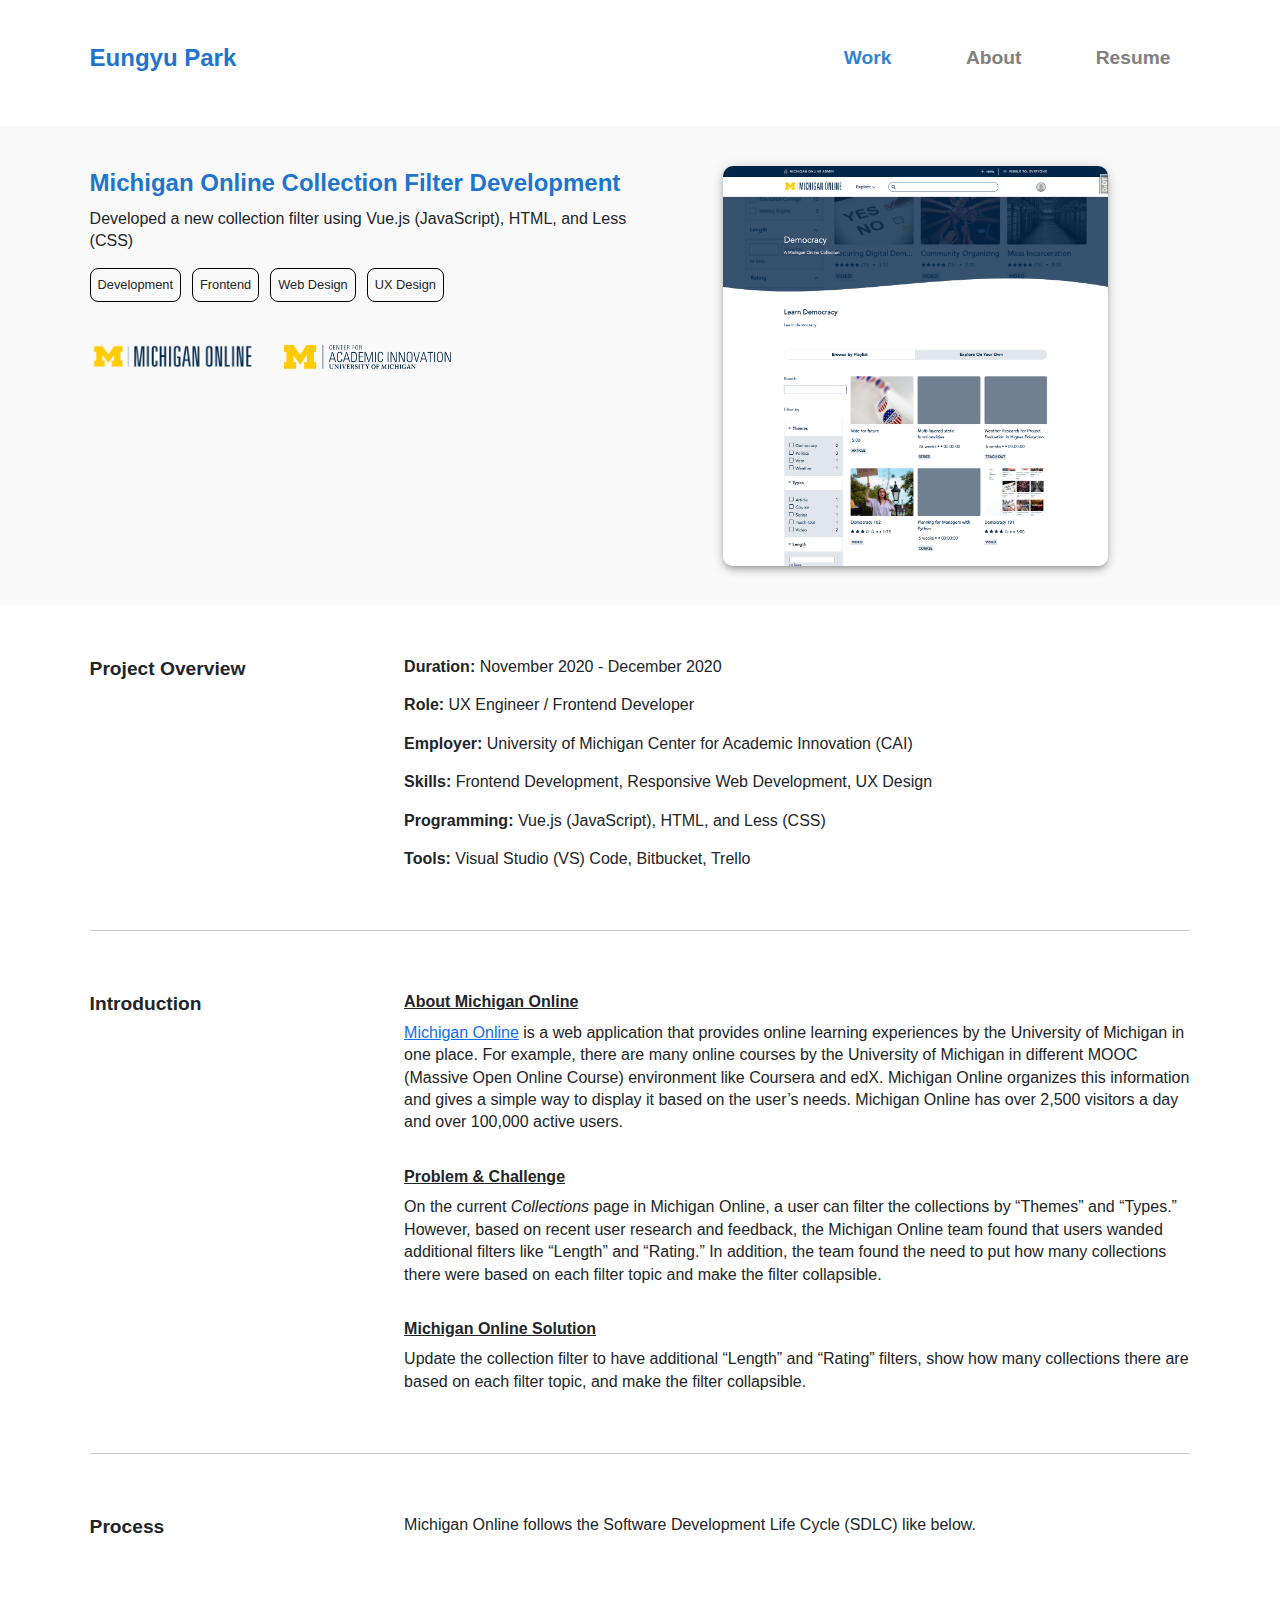
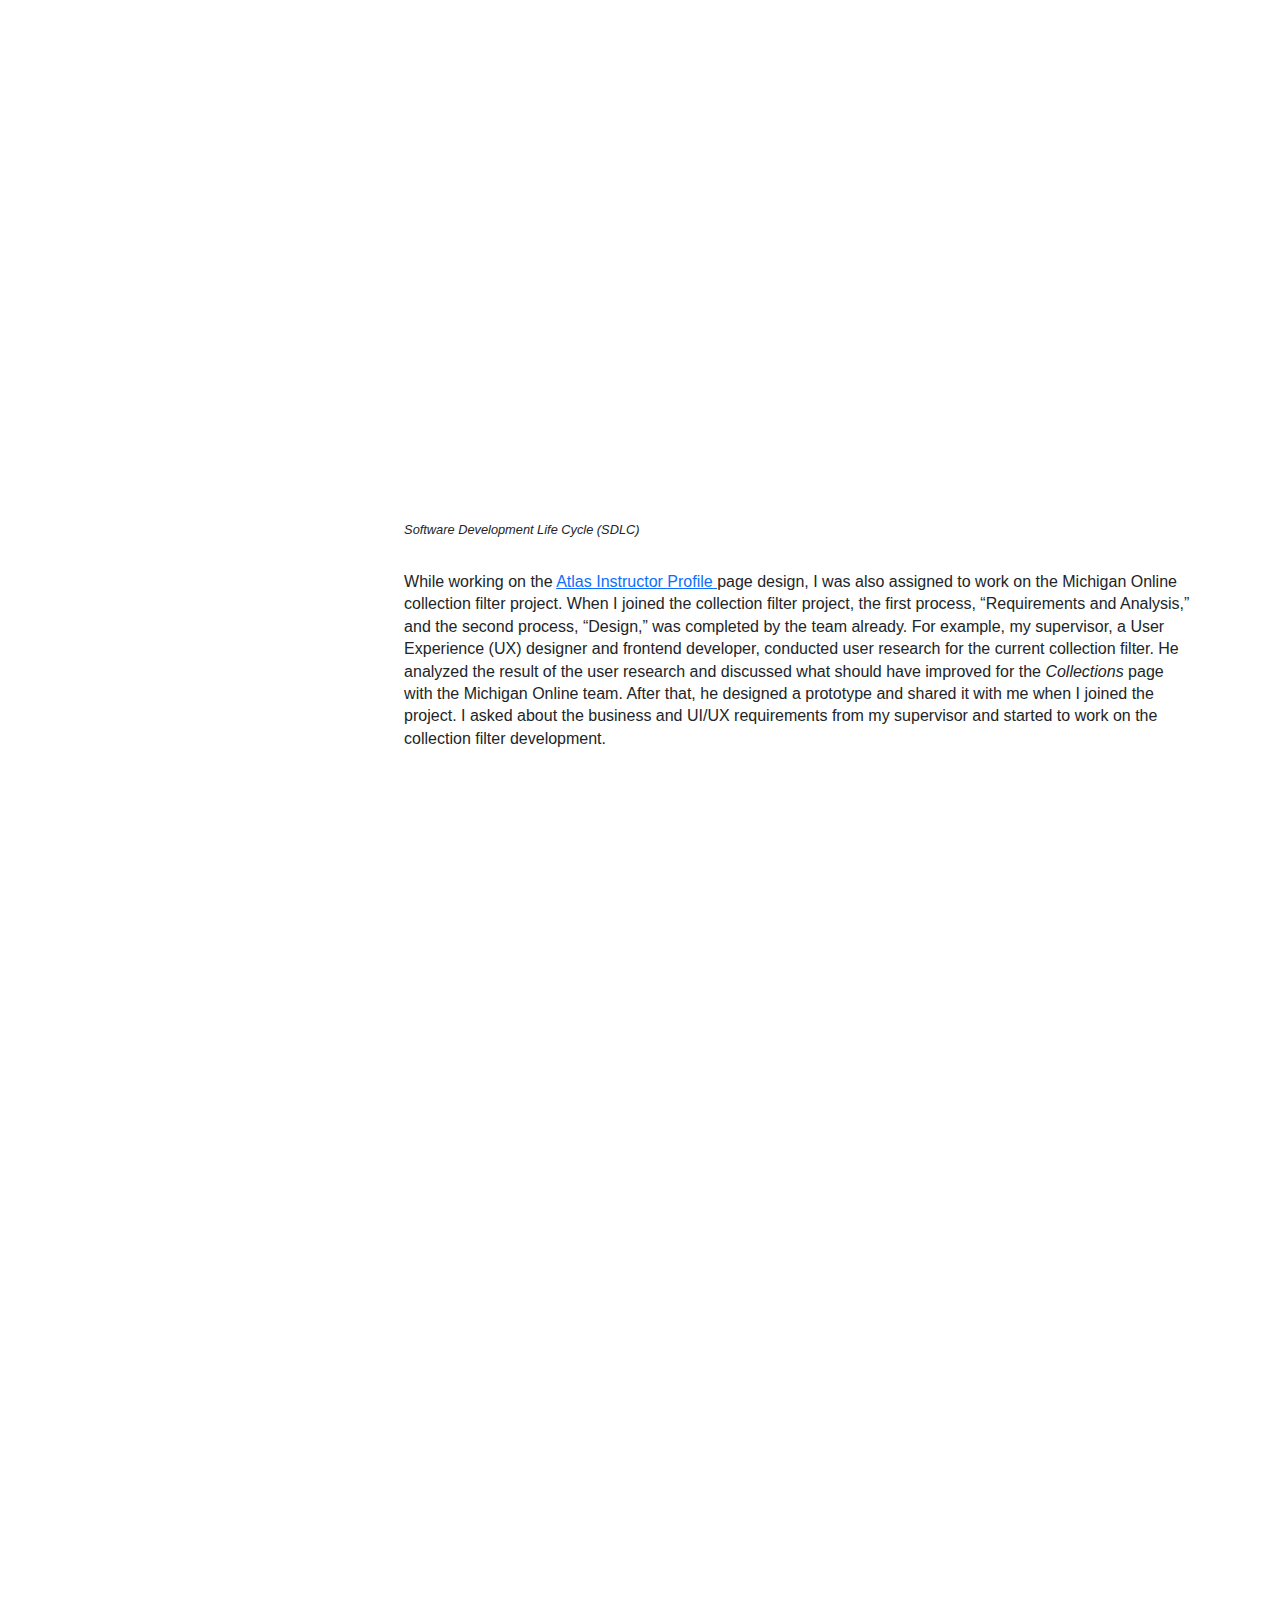
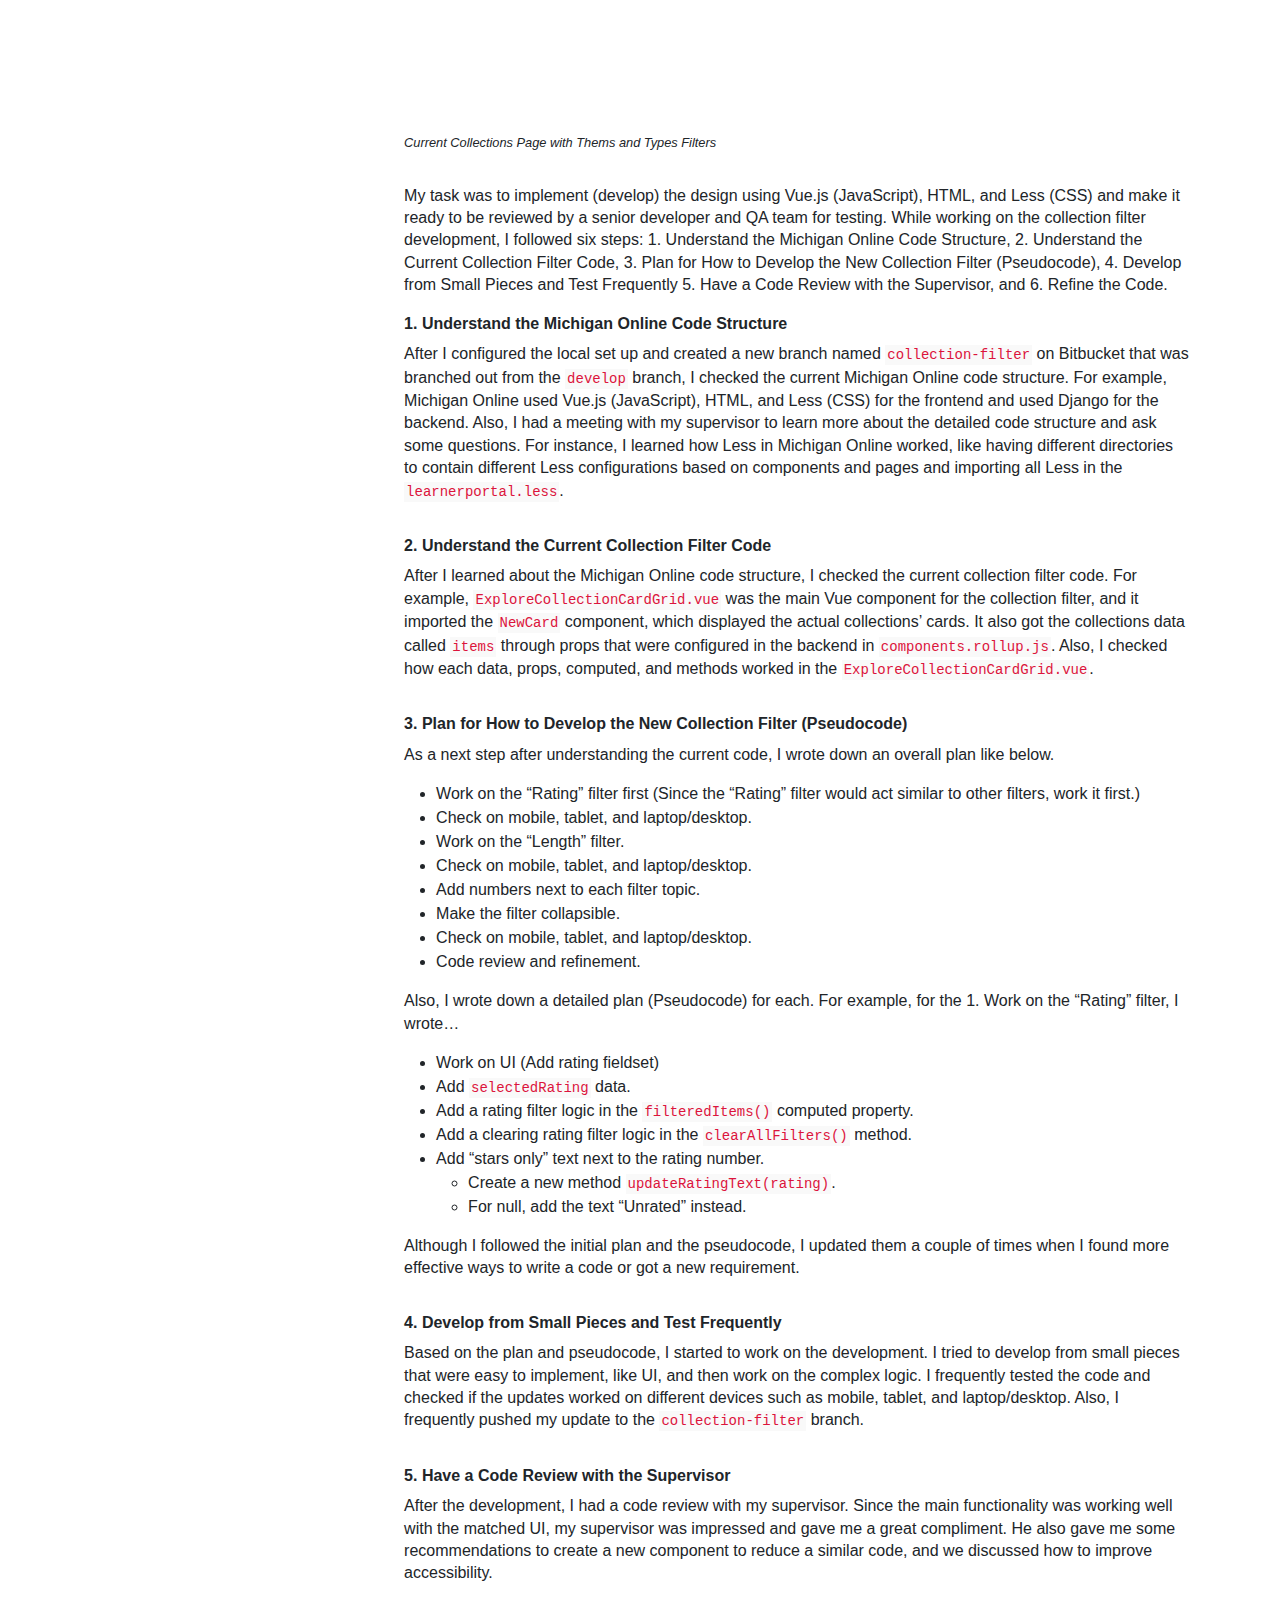
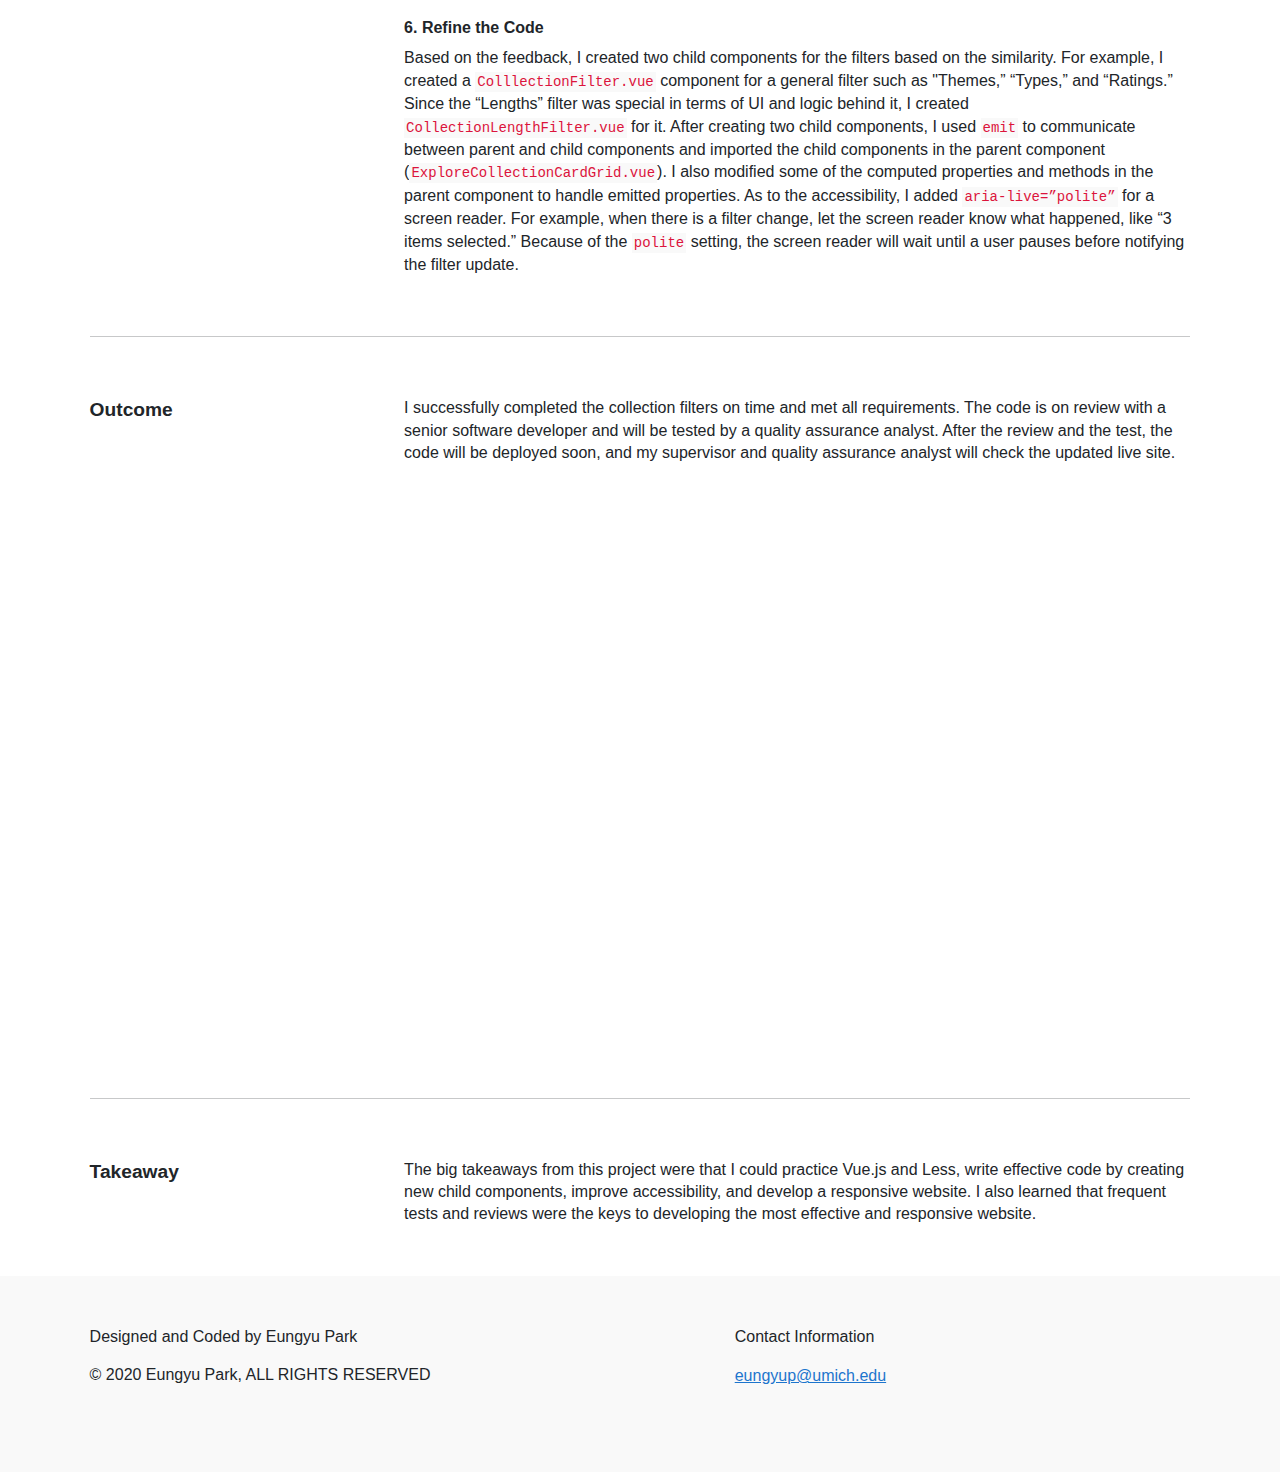
<file: michigan-online-collection-filter-development.html>
<!DOCTYPE html>

<html lang="en" dir="ltr">
    <head>
        <meta charset="utf-8">
        <meta name="viewport" content="width=device-width, initial-scale=1.0">
        <meta name="description" content="Welcome to Eungyu Park's Portfolio Website. I'm a UX designer & egineer and a User-Centered Agile Development & UX Design Master's student at the University of Michigan.">
        <meta name="keywords" content="Eungyu, Park, Portfolio, UX Designer, UX Engineer">
        <meta name="author" content="Eungyu Park">
        <title>Michigan Online Collection Development | Eungyu Park Portfolio</title>
        <!-- CSS -->
        <link rel="stylesheet" href="assets/style/html5reset.css">
        <link rel="stylesheet" href="assets/style/animate.css/animate.css"/>
        <!-- Scroll CSS -->
        <link rel="stylesheet" href="https://unpkg.com/aos@next/dist/aos.css" />
        <!-- Bootstrap 5 CSS -->
        <link rel="stylesheet" href="assets/style/bs5/bootstrap.css">
        <!-- Font CSS -->
        <link rel="stylesheet" href="https://pro.fontawesome.com/releases/v5.10.0/css/all.css" integrity="sha384-AYmEC3Yw5cVb3ZcuHtOA93w35dYTsvhLPVnYs9eStHfGJvOvKxVfELGroGkvsg+p" crossorigin="anonymous"/>
        <!-- Lightbox CSS -->
        <link rel="stylesheet" type="text/css" href="assets/style/lightbox.css">
        <!-- Custom CSS -->
        <link rel="stylesheet" href="assets/style/style.css">
        <!-- Favicon Link -->
		<link rel="shortcut icon" type="image/png" href="assets/images/favicon.png">
        <!-- JS -->
        <script src="https://ajax.googleapis.com/ajax/libs/jquery/3.4.1/jquery.min.js"></script>
        <!-- Global site tag (gtag.js) - Google Analytics -->
        <script async src="https://www.googletagmanager.com/gtag/js?id=G-BS7YYS745G"></script>
        <script>
        window.dataLayer = window.dataLayer || [];
        function gtag(){dataLayer.push(arguments);}
        gtag('js', new Date());

        gtag('config', 'G-BS7YYS745G');
        </script>
    </head>
    <body>
        <header>
            <div class="logo">
                <a href="index.html">Eungyu Park</a>
            </div>
            <nav id="nav-container">
                <img src="assets/images/mobile-menu-icon.png" alt="Mobile Menu Icon" id="mobile-menu-icon"/>
                <ul id="nav-ul-container">
                    <li><a class="active" href="/index.html#main-work">Work</a></li>
                    <li><a href="about.html">About</a></li>
                    <li><a href="assets/resume/EungyuPark_Resume.pdf" target="_blank">Resume</a></li>
                </ul>
            </nav>
        </header>
        <main>
            <div class="top-container top-project">
                <div class="top-project-introduction">
                    <h1>Michigan Online Collection Filter Development</h1>
                    <p>Developed a new collection filter using Vue.js (JavaScript), HTML, and Less (CSS)</p>
                    <div class="tag-container">
                        <div class="each-tag"><p class="tag-text">Development</p></div>
                        <div class="each-tag"><p class="tag-text">Frontend</p></div>
                        <div class="each-tag"><p class="tag-text">Web Design</p></div>
                        <div class="each-tag"><p class="tag-text">UX Design</p></div>
                    </div>
                    <img src="./assets/images/michigan_online/michigan-online-logo.png" alt="Michigan Online Logo" class="top-project-logo michigan-online-logo"/>
                    <img src="./assets/images/cai-logo.png" alt="Center for Academic Innovation Logo" class="top-project-logo top-project-cai-logo"/>
                </div>
                <div class="top-project-pic top-project-michigan-online-collection-filter-development">
                </div>
            </div>

            <div class="middle-project-content-container gallery">
                <!-- Project Overview -->
                <div class="project-content">
                    <h2>Project Overview</h2>
                    <div class="project-content-detail">
                        <p><strong>Duration:</strong> November 2020 - December 2020</p>
                        <p><strong>Role:</strong> UX Engineer / Frontend Developer</p>
                        <p><strong>Employer:</strong> University of Michigan Center for Academic Innovation (CAI)</p>
                        <p><strong>Skills:</strong> Frontend Development, Responsive Web Development, UX Design</p>
                        <p><strong>Programming:</strong> Vue.js (JavaScript), HTML, and Less (CSS)</p>
                        <p><strong>Tools:</strong> Visual Studio (VS) Code, Bitbucket, Trello</p>
                    </div>
                </div>
                <hr class="project-line-breaker"/>

                <!-- Introduction -->
                <div class="project-content">
                    <h2>Introduction</h2>
                    <div class="project-content-detail">
                        <div class="project-content-detail-each">
                            <h3 class="project-section-title">About Michigan Online</h3>
                            <p>
                                <a href="https://www.online.umich.edu/" target="_blank">Michigan Online</a> is a web application that provides online learning experiences by the University of Michigan in one place. For example, there are many online courses by the University of Michigan in different MOOC (Massive Open Online Course) environment like Coursera and edX. Michigan Online organizes this information and gives a simple way to display it based on the user’s needs. Michigan Online has over 2,500 visitors a day and over 100,000 active users.
                            </p>
                        </div>
                        <div class="project-content-detail-each">
                        <h3 class="project-section-title">Problem & Challenge</h3>
                            <p>
                                On the current <em>Collections</em> page in Michigan Online, a user can filter the collections by “Themes” and “Types.” However, based on recent user research and feedback, the Michigan Online team found that users wanded additional filters like “Length” and “Rating.” In addition, the team found the need to put how many collections there were based on each filter topic and make the filter collapsible.
                            </p>
                        </div>
                        <div class="project-content-detail-each">
                            <h3 class="project-section-title">Michigan Online Solution</h3>
                            <p>
                                Update the collection filter to have additional “Length” and “Rating” filters, show how many collections there are based on each filter topic, and make the filter collapsible.
                            </p>
                        </div>
                    </div>
                </div>
                <hr class="project-line-breaker"/>

                <!-- Process -->
                <div class="project-content">
                    <h2>Process</h2>
                    <div class="project-content-detail">

                        <div class="project-content-detail-each">
                            <p>
                                Michigan Online follows the Software Development Life Cycle (SDLC) like below.
                            </p>
                            <figure class="project-content-figure">
                                <a href="assets/images/sdlc.png" data-lightbox="gallery" data-title="Software Development Life Cycle (SDLC)" data-alt="Software Development Life Cycle (SDLC)">
                                    <img data-aos="fade-up" data-aos-duration="1000" src="assets/images/sdlc.png" alt="Software Development Life Cycle (SDLC)" class="project-content-pic-full">
                                </a>
                                    <figcaption class="project-fig-caption">Software Development Life Cycle (SDLC)</figcaption>
                            </figure>
                            <p>
                                While working on the <a href="./atlas-instructor-profile.html">Atlas Instructor Profile </a> page design, I was also assigned to work on the Michigan Online collection filter project. When I joined the collection filter project, the first process, “Requirements and Analysis,” and the second process, “Design,” was completed by the team already. For example, my supervisor, a User Experience (UX) designer and frontend developer, conducted user research for the current collection filter. He analyzed the result of the user research and discussed what should have improved for the <em>Collections</em> page with the Michigan Online team. After that, he designed a prototype and shared it with me when I joined the project. I asked about the business and UI/UX requirements from my supervisor and started to work on the collection filter development.
                            </p>
                            <figure class="project-content-figure">
                                <a href="assets/images/michigan_online/michigan-online-old-filter-dev.png" data-lightbox="gallery" data-title="Current Collections Page with Thems and Types Filters" data-alt="Current Collections Page with Thems and Types Filters">
                                    <img data-aos="fade-up" data-aos-duration="1000" src="assets/images/michigan_online/michigan-online-old-filter-dev.png" alt="Current Collections Page with Thems and Types Filters" class="project-content-pic-full">
                                </a>
                                    <figcaption class="project-fig-caption">Current Collections Page with Thems and Types Filters</figcaption>
                            </figure>
                            <p>
                                My task was to implement (develop) the design using Vue.js (JavaScript), HTML, and Less (CSS) and make it ready to be reviewed by a senior developer and QA team for testing. While working on the collection filter development, I followed six steps: 1. Understand the Michigan Online Code Structure, 2. Understand the Current Collection Filter Code, 3. Plan for How to Develop the New Collection Filter (Pseudocode), 4. Develop from Small Pieces and Test Frequently 5. Have a Code Review with the Supervisor, and 6. Refine the Code.
                            </p>


                            <h3 class="project-section-title project-process-title">1. Understand the Michigan Online Code Structure</h3>
                            <p>
                                After I configured the local set up and created a new branch named <code>collection-filter</code> on Bitbucket that was branched out from the <code>develop</code> branch, I checked the current Michigan Online code structure. For example, Michigan Online used Vue.js (JavaScript), HTML, and Less (CSS) for the frontend and used Django for the backend. Also, I had a meeting with my supervisor to learn more about the detailed code structure and ask some questions. For instance, I learned how Less in Michigan Online worked, like having different directories to contain different Less configurations based on components and pages and importing all Less in the <code>learnerportal.less</code>.
                            </p>


                        </div>

                        <div class="project-content-detail-each">
                            <h3 class="project-section-title project-process-title">2. Understand the Current Collection Filter Code</h3>
                            <p>
                                After I learned about the Michigan Online code structure, I checked the current collection filter code. For example, <code>ExploreCollectionCardGrid.vue</code> was the main Vue component for the collection filter, and it imported the <code>NewCard</code> component, which displayed the actual collections’ cards. It also got the collections data called <code>items</code> through props that were configured in the backend in <code>components.rollup.js</code>. Also, I checked how each data, props, computed, and methods worked in the <code>ExploreCollectionCardGrid.vue</code>.
                            </p>
                        </div>

                        <div class="project-content-detail-each">
                            <h3 class="project-section-title project-process-title">3. Plan for How to Develop the New Collection Filter (Pseudocode)</h3>
                            <p>
                                As a next step after understanding the current code, I wrote down an overall plan like below.
                            </p>
                            <ul>
                                <li>
                                    Work on the “Rating” filter first (Since the “Rating” filter would act similar to other filters, work it first.)
                                </li>
                                <li>
                                    Check on mobile, tablet, and laptop/desktop.
                                </li>
                                <li>
                                    Work on the “Length” filter.
                                </li>
                                <li>
                                    Check on mobile, tablet, and laptop/desktop.
                                </li>
                                <li>
                                    Add numbers next to each filter topic.
                                </li>
                                <li>
                                    Make the filter collapsible.
                                </li>
                                <li>
                                    Check on mobile, tablet, and laptop/desktop.
                                </li>
                                <li>
                                    Code review and refinement.
                                </li>
                            </ul>
                            <p>
                                Also, I wrote down a detailed plan (Pseudocode) for each. For example, for the 1. Work on the “Rating” filter, I wrote…
                            </p>
                            <ul>
                                <li>
                                    Work on UI (Add rating fieldset)
                                </li>
                                <li>
                                    Add <code>selectedRating</code> data.
                                </li>
                                <li>
                                    Add a rating filter logic in the <code>filteredItems()</code> computed property.
                                </li>
                                <li>
                                    Add a clearing rating filter logic in the <code>clearAllFilters()</code> method.
                                </li>
                                <li>
                                    Add “stars only” text next to the rating number.
                                    <ul>
                                        <li>
                                            Create a new method <code>updateRatingText(rating)</code>.
                                        </li>
                                        <li>
                                            For null, add the text “Unrated” instead.
                                        </li>
                                    </ul>
                                </li>
                            </ul>
                            <p>
                                Although I followed the initial plan and the pseudocode, I updated them a couple of times when I found more effective ways to write a code or got a new requirement.
                            </p>
                        </div>

                        <div class="project-content-detail-each">
                            <h3 class="project-section-title project-process-title">4. Develop from Small Pieces and Test Frequently</h3>
                            <p>
                                Based on the plan and pseudocode, I started to work on the development. I tried to develop from small pieces that were easy to implement, like UI, and then work on the complex logic. I frequently tested the code and checked if the updates worked on different devices such as mobile, tablet, and laptop/desktop. Also, I frequently pushed my update to the <code>collection-filter</code> branch.
                            </p>
                        </div>

                        <div class="project-content-detail-each">
                            <h3 class="project-section-title project-process-title">5. Have a Code Review with the Supervisor</h3>
                            <p>
                                After the development, I had a code review with my supervisor. Since the main functionality was working well with the matched UI, my supervisor was impressed and gave me a great compliment. He also gave me some recommendations to create a new component to reduce a similar code, and we discussed how to improve accessibility.
                            </p>
                        </div>

                        <div class="project-content-detail-each">
                            <h3 class="project-section-title project-process-title">6. Refine the Code</h3>
                            <p>
                                Based on the feedback, I created two child components for the filters based on the similarity. For example, I created a <code>ColllectionFilter.vue</code> component for a general filter such as "Themes,” “Types,” and “Ratings.” Since the “Lengths” filter was special in terms of UI and logic behind it, I created <code>CollectionLengthFilter.vue</code> for it. After creating two child components, I used <code>emit</code> to communicate between parent and child components and imported the child components in the parent component (<code>ExploreCollectionCardGrid.vue</code>). I also modified some of the computed properties and methods in the parent component to handle emitted properties. As to the accessibility, I added <code>aria-live=”polite”</code> for a screen reader. For example, when there is a filter change, let the screen reader know what happened, like “3 items selected.” Because of the <code>polite</code> setting, the screen reader will wait until a user pauses before notifying the filter update.
                            </p>
                        </div>
                    </div>
                </div>
                <hr class="project-line-breaker"/>

                <!-- Outcome -->
                <div class="project-content">
                    <h2>Outcome</h2>
                    <div class="project-content-detail">
                        <div class="project-content-detail-each">
                            <p>
                                I successfully completed the collection filters on time and met all requirements. The code is on review with a senior software developer and will be tested by a quality assurance analyst. After the review and the test, the code will be deployed soon, and my supervisor and quality assurance analyst will check the updated live site.
                            </p>
                            <iframe src="https://www.youtube.com/embed/jmXx8o92nXk" title="Michigan Online New Collections Filter Video" class="custom-iframe" frameborder="0" allow="accelerometer; autoplay; clipboard-write; encrypted-media; gyroscope; picture-in-picture" allowfullscreen></iframe>
                        </div>
                    </div>
                </div>
                <hr class="project-line-breaker"/>

                <!-- Takeaway -->
                <div class="project-content">
                    <h2>Takeaway</h2>
                    <div class="project-content-detail">
                        <div class="project-content-detail-each">
                            <p>
                                The big takeaways from this project were that I could practice Vue.js and Less, write effective code by creating new child components, improve accessibility, and develop a responsive website. I also learned that frequent tests and reviews were the keys to developing the most effective and responsive website. 
                            </p>
                        </div>
                    </div>
                </div>

            </div>

            <!-- Go to Top -->
            <button onclick="topFunction()" id="myBtn" title="Go to top"><i class="fas fa-arrow-up"></i></button>
        </main>
        <footer>
            <div>
                <p>Designed and Coded by Eungyu Park</p>
                <p>&copy; 2020 Eungyu Park, ALL RIGHTS RESERVED</p>
            </div>
            <div class="contact-container">
                <p id="contact-text">Contact Information</p>
                <a href="mailto:eungyup@umich.edu?subject=From%20Portfolio%20Website&amp;body=Hi%20Eugyu,%20I%20saw%20your%20portfolio!" class="email-link" aria-label="Email to Eungyu Park">eungyup@umich.edu</a>
                <div id="contact-links-container">
                    <a href="https://www.linkedin.com/in/eungyu-park/" target="_blank" aria-label="LinkedIn"><i class="fab fa-linkedin-in fa-lg link-icon"></i></a>
                    <a href="https://github.com/eungyup" target="_blank" aria-label="GitHub"><i class="fab fa-github fa-lg link-icon"></i></a>
                    <a href="mailto:eungyup@umich.edu?subject=From%20Portfolio%20Website&amp;body=Hi%20Eugyu,%20I%20saw%20your%20portfolio!" class="email-link" aria-label="Email to Eungyu Park"><i class="far fa-envelope fa-lg link-icon"></i></a>
                </div>
            </div>
        </footer>
        <!-- JS -->
        <!-- Scroll JS -->
        <script src="https://unpkg.com/aos@next/dist/aos.js"></script>
        <script>
            // You can also pass an optional settings object
            // below listed default settings
            AOS.init({
            // Global settings:
            disable: false, // accepts following values: 'phone', 'tablet', 'mobile', boolean, expression or function
            startEvent: 'DOMContentLoaded', // name of the event dispatched on the document, that AOS should initialize on
            initClassName: 'aos-init', // class applied after initialization
            animatedClassName: 'aos-animate', // class applied on animation
            useClassNames: false, // if true, will add content of `data-aos` as classes on scroll
            disableMutationObserver: false, // disables automatic mutations' detections (advanced)
            debounceDelay: 50, // the delay on debounce used while resizing window (advanced)
            throttleDelay: 99, // the delay on throttle used while scrolling the page (advanced)

            // Settings that can be overridden on per-element basis, by `data-aos-*` attributes:
            offset: 120, // offset (in px) from the original trigger point
            delay: 0, // values from 0 to 3000, with step 50ms
            duration: 400, // values from 0 to 3000, with step 50ms
            easing: 'ease', // default easing for AOS animations
            once: false, // whether animation should happen only once - while scrolling down
            mirror: false, // whether elements should animate out while scrolling past them
            anchorPlacement: 'top-bottom', // defines which position of the element regarding to window should trigger the animation
            });
        </script>
        <!-- Bootstrap 5 JS -->
        <script src="https://cdnjs.cloudflare.com/ajax/libs/popper.js/2.6.0/umd/popper.min.js"></script>
        <script src="assets/js/bs5/bootstrap.js"></script>
        <!-- Lightbox JS -->
        <script src="assets/js/lightbox.js"></script>
        <!-- Custom JS -->
        <script src="assets/js/custom.js"></script>
    </body>
</html>
</file>
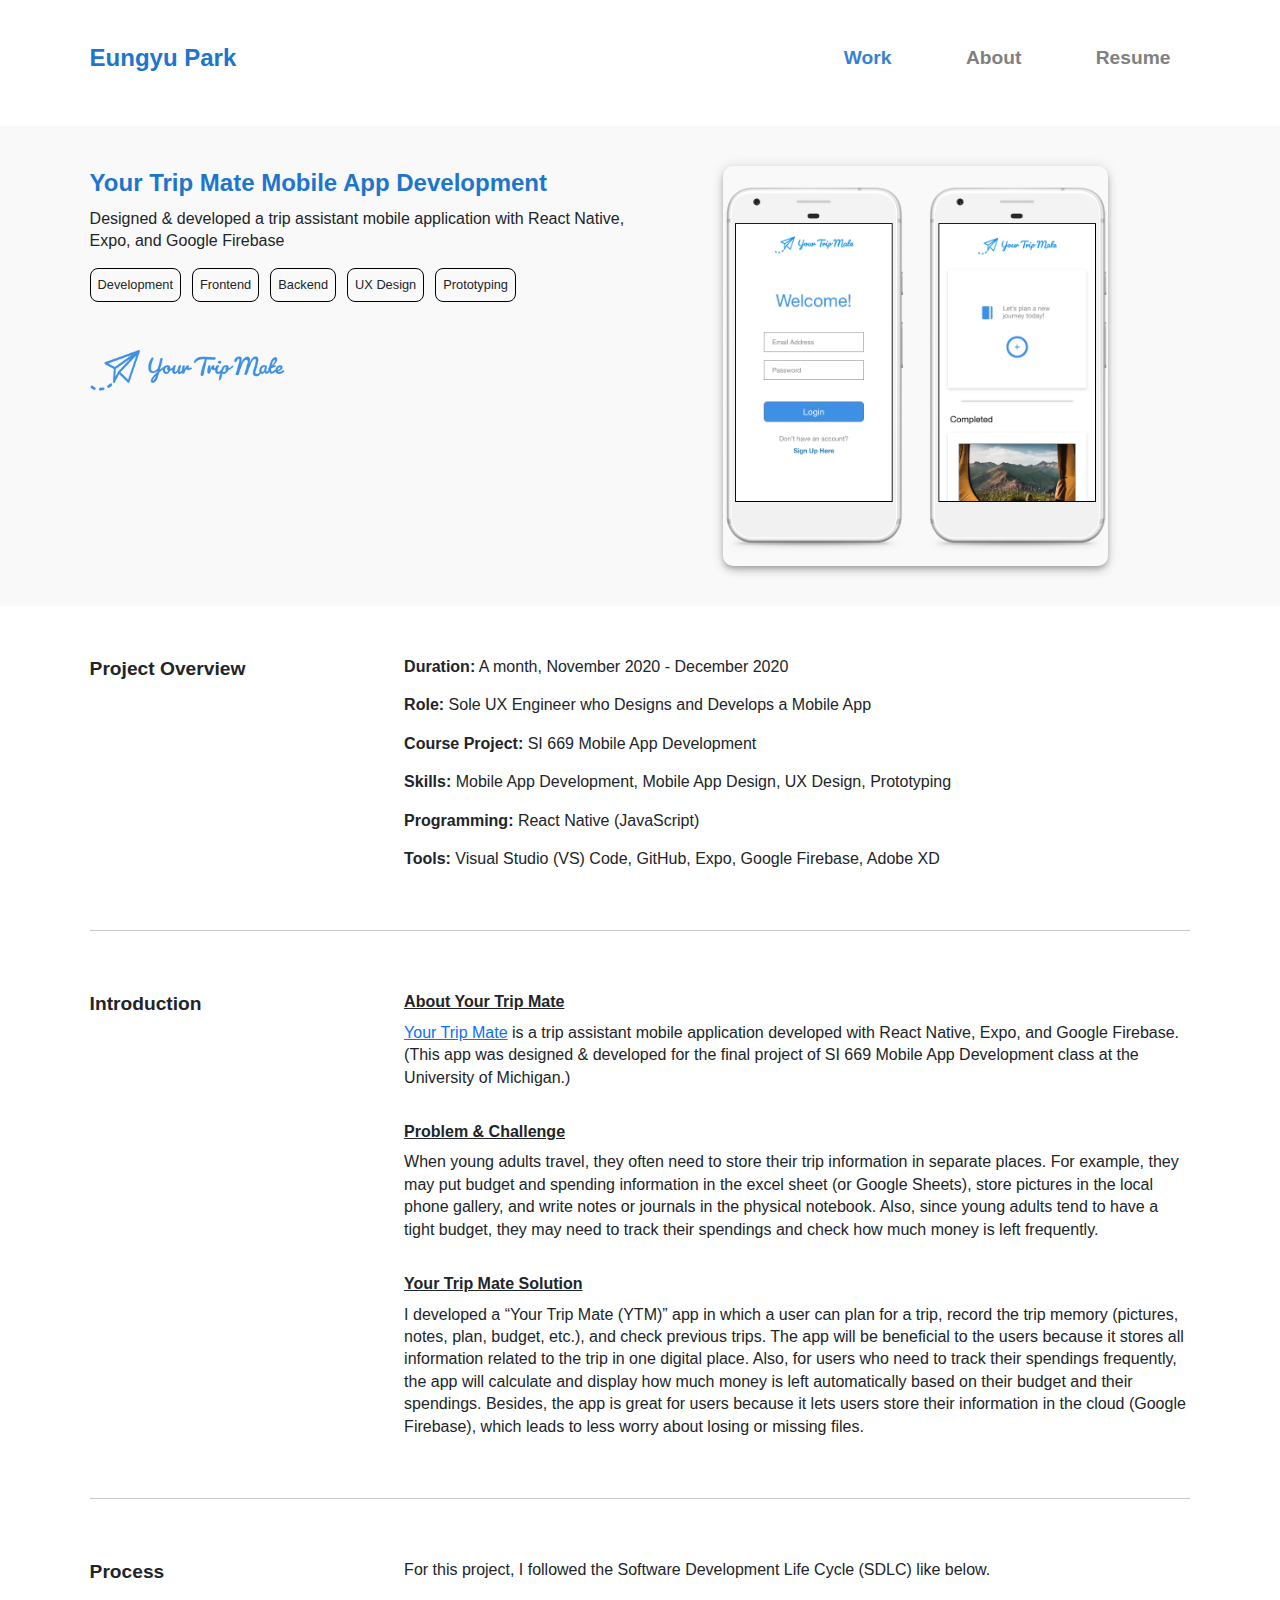
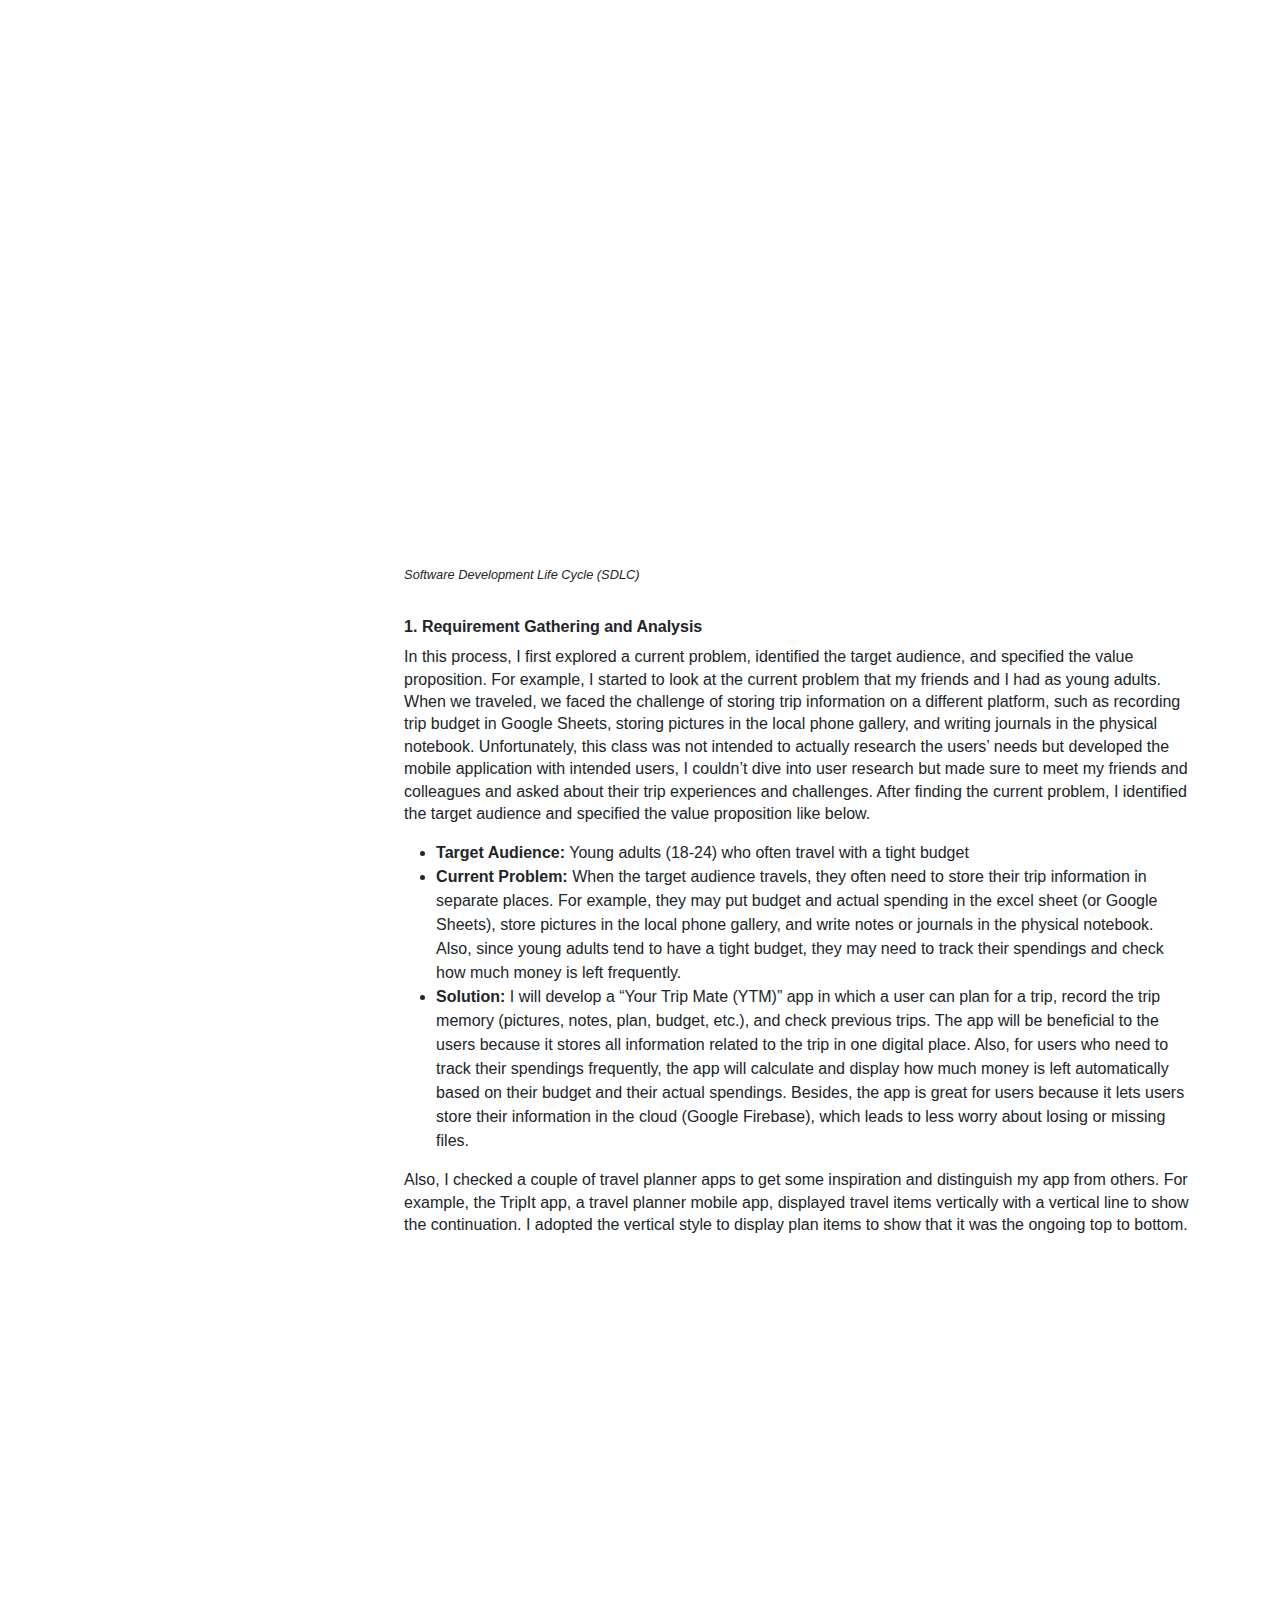
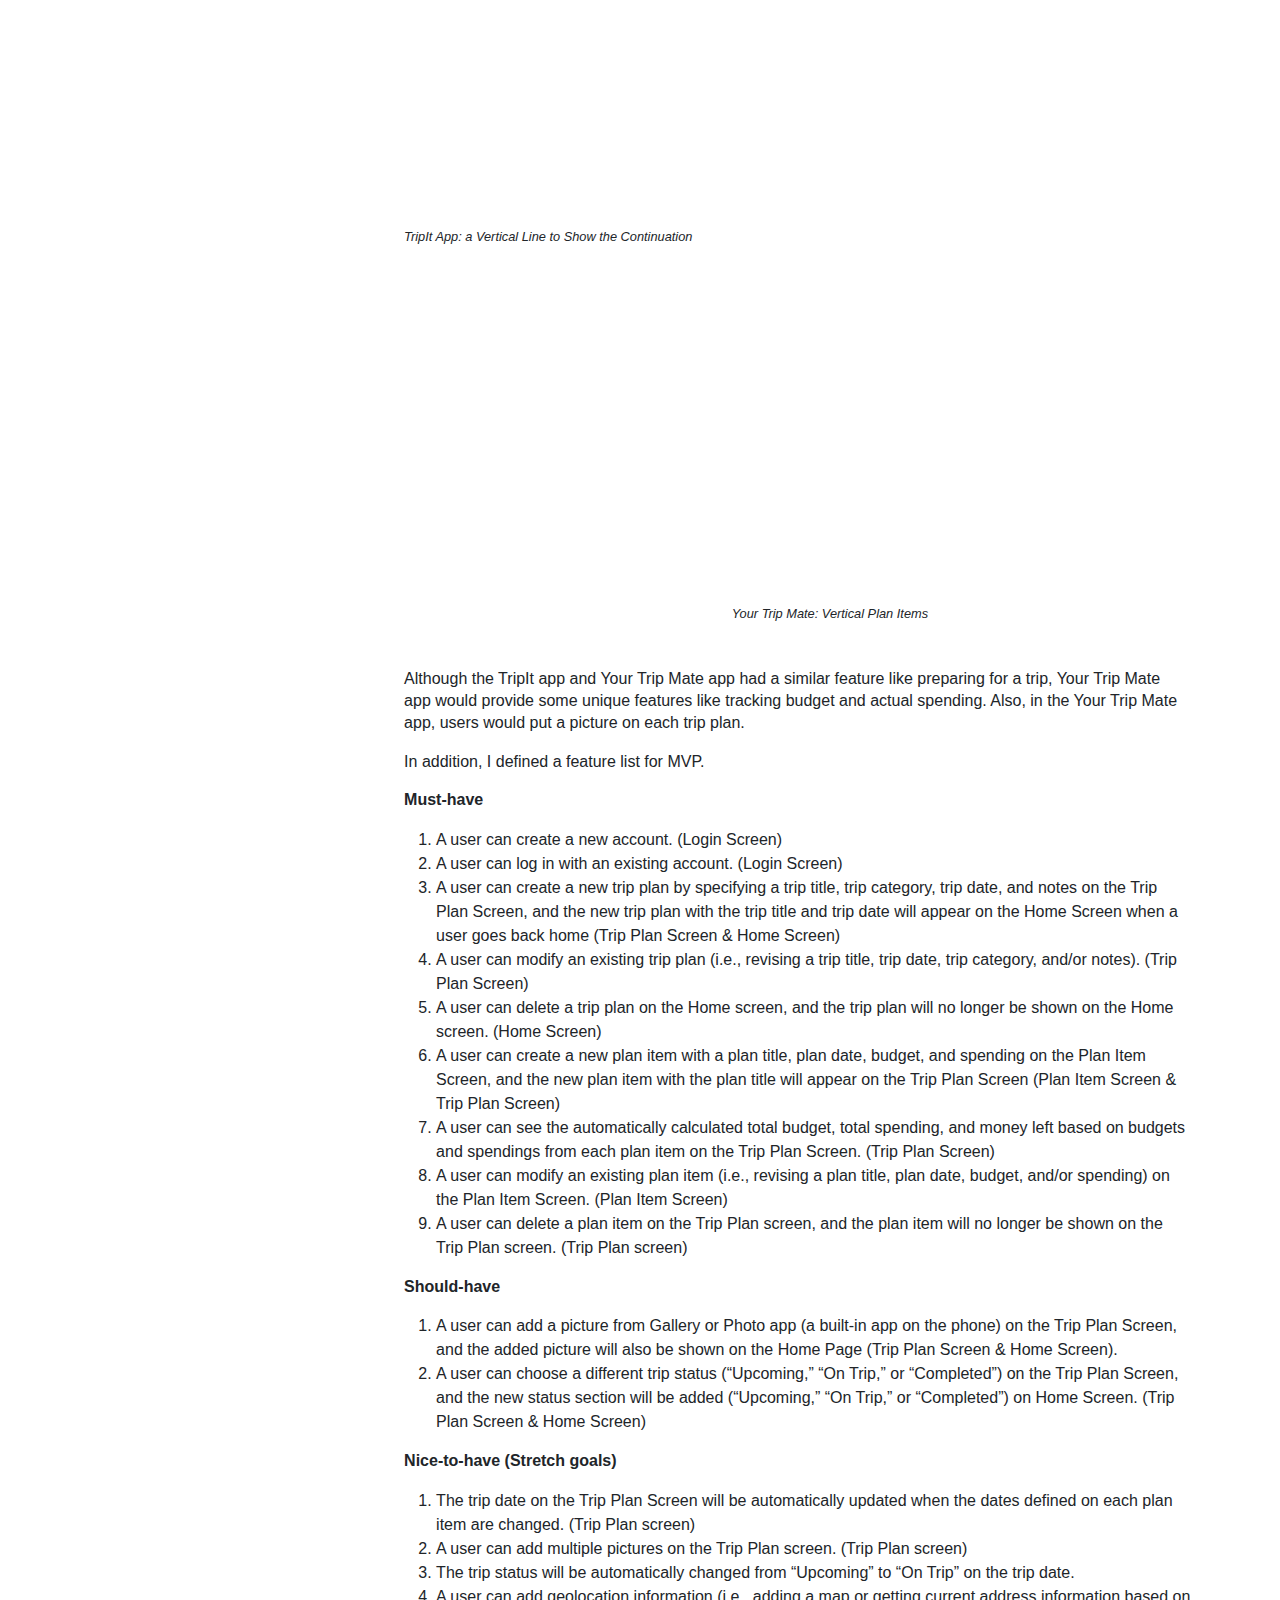
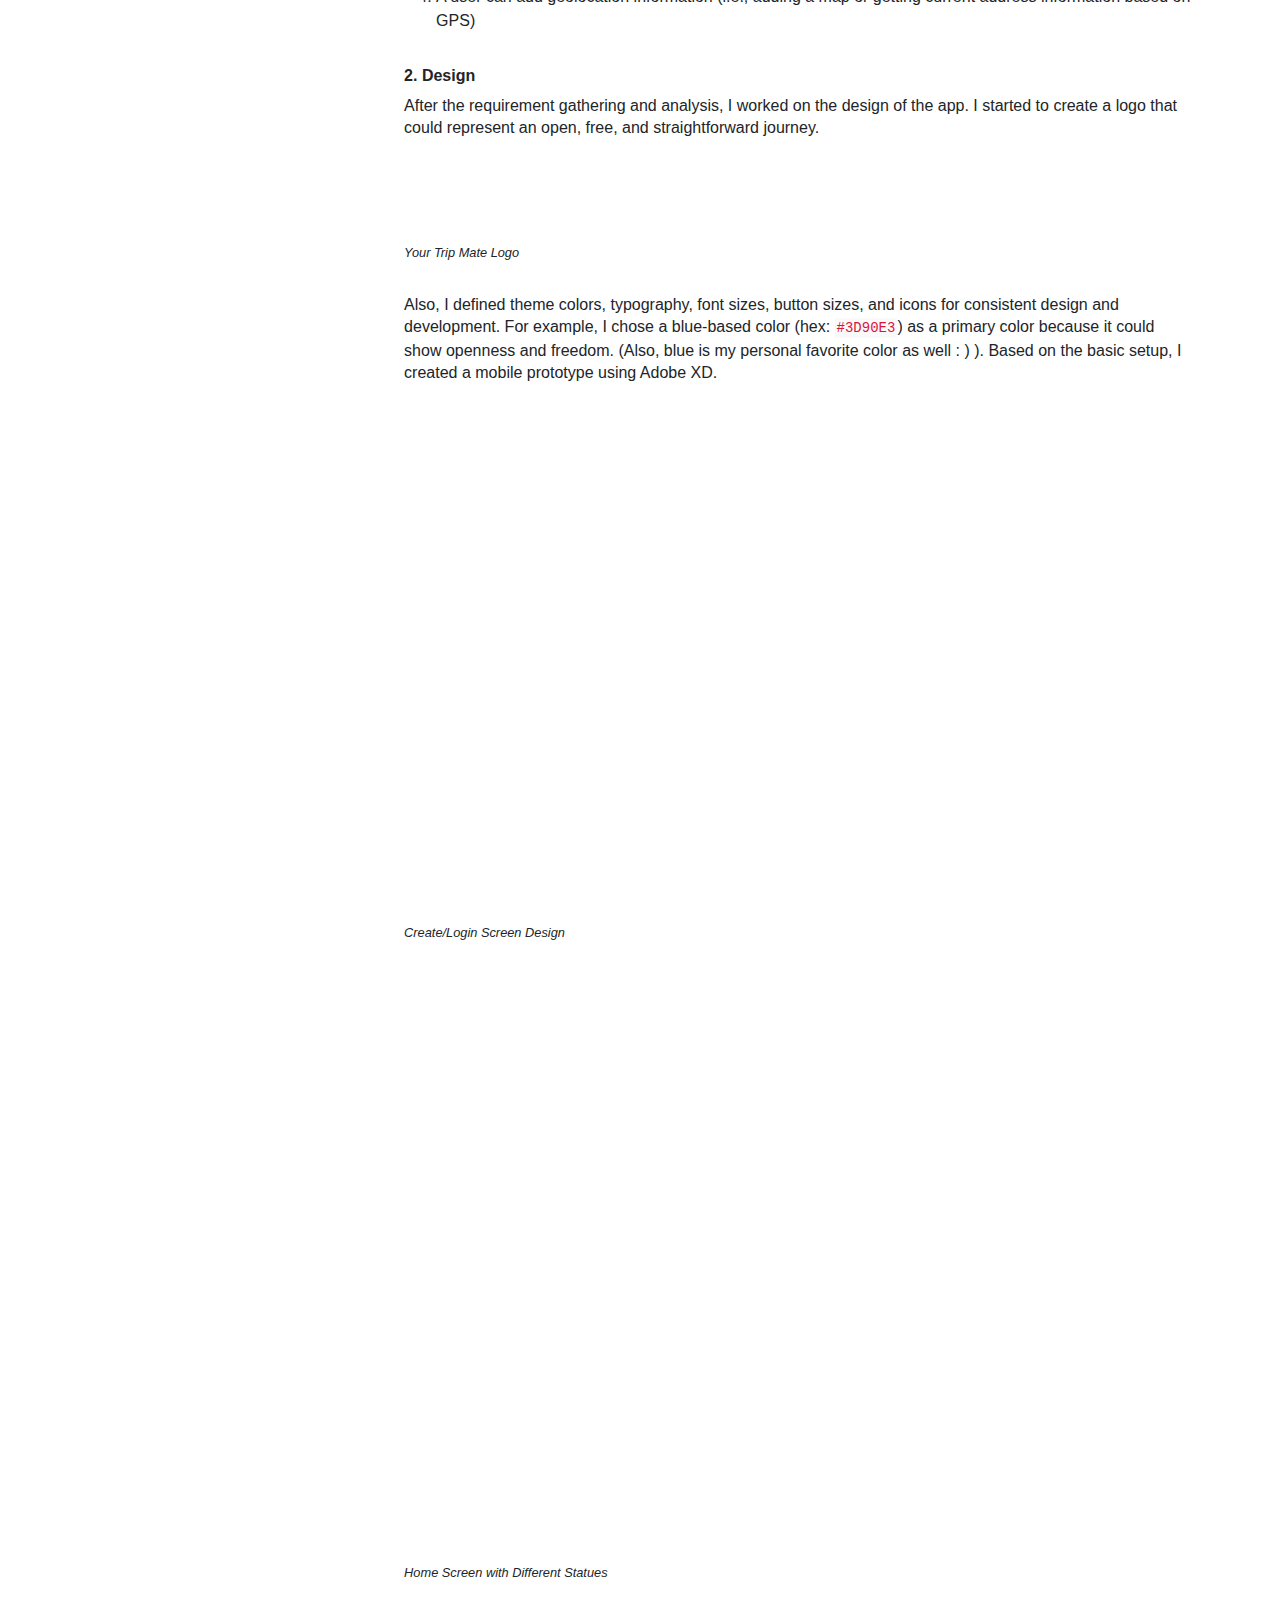
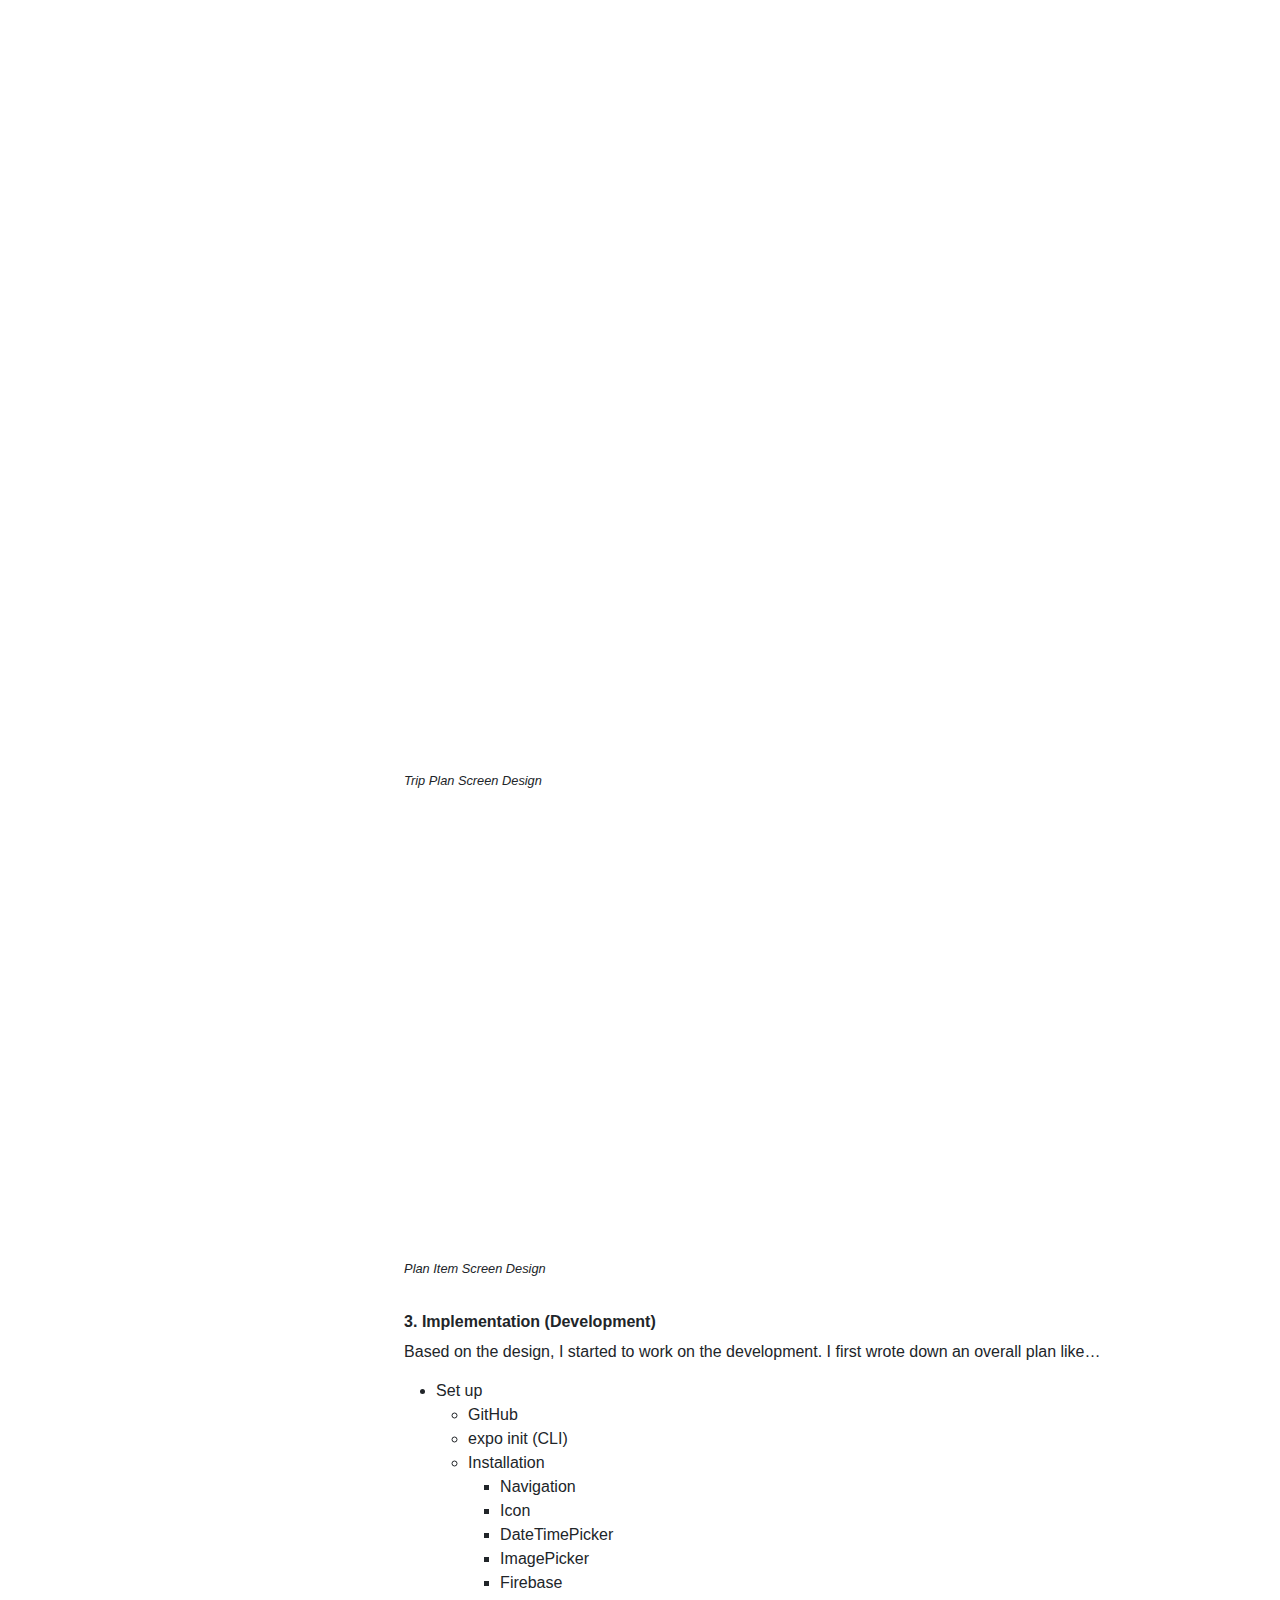
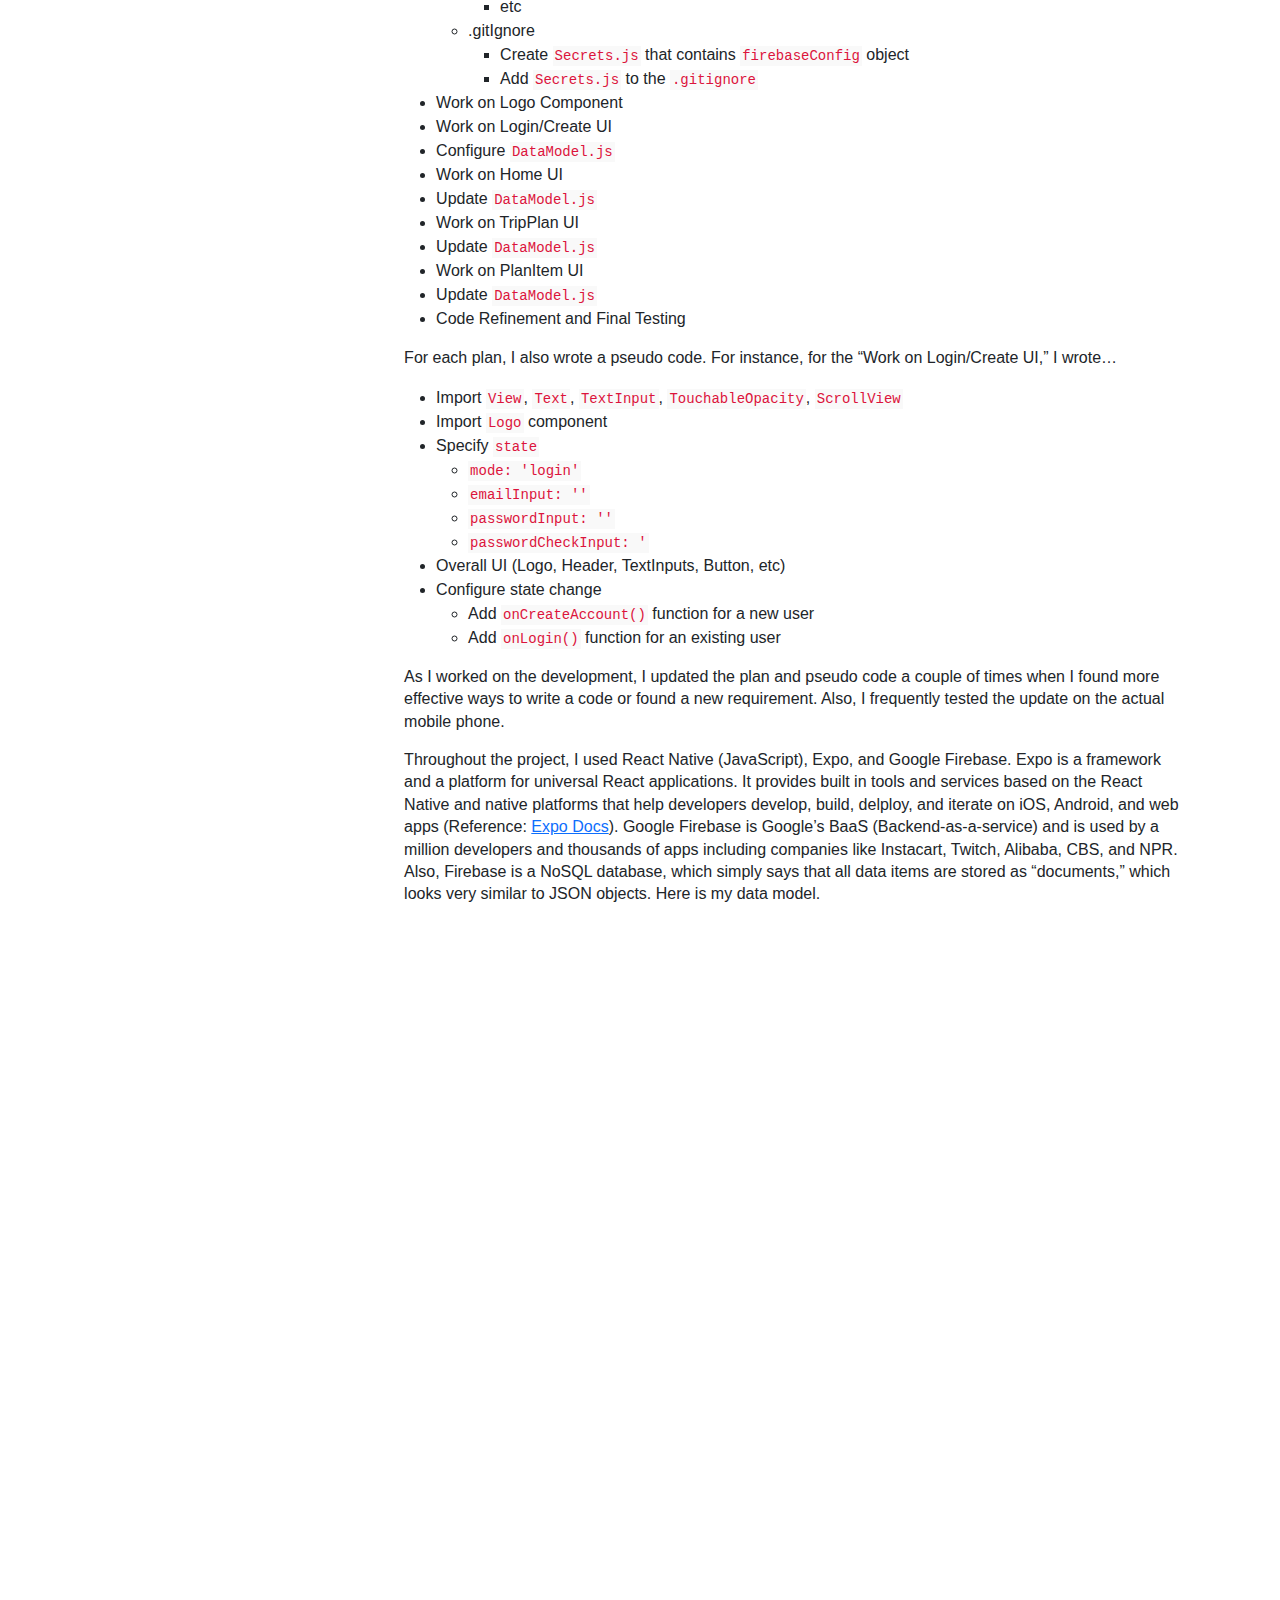
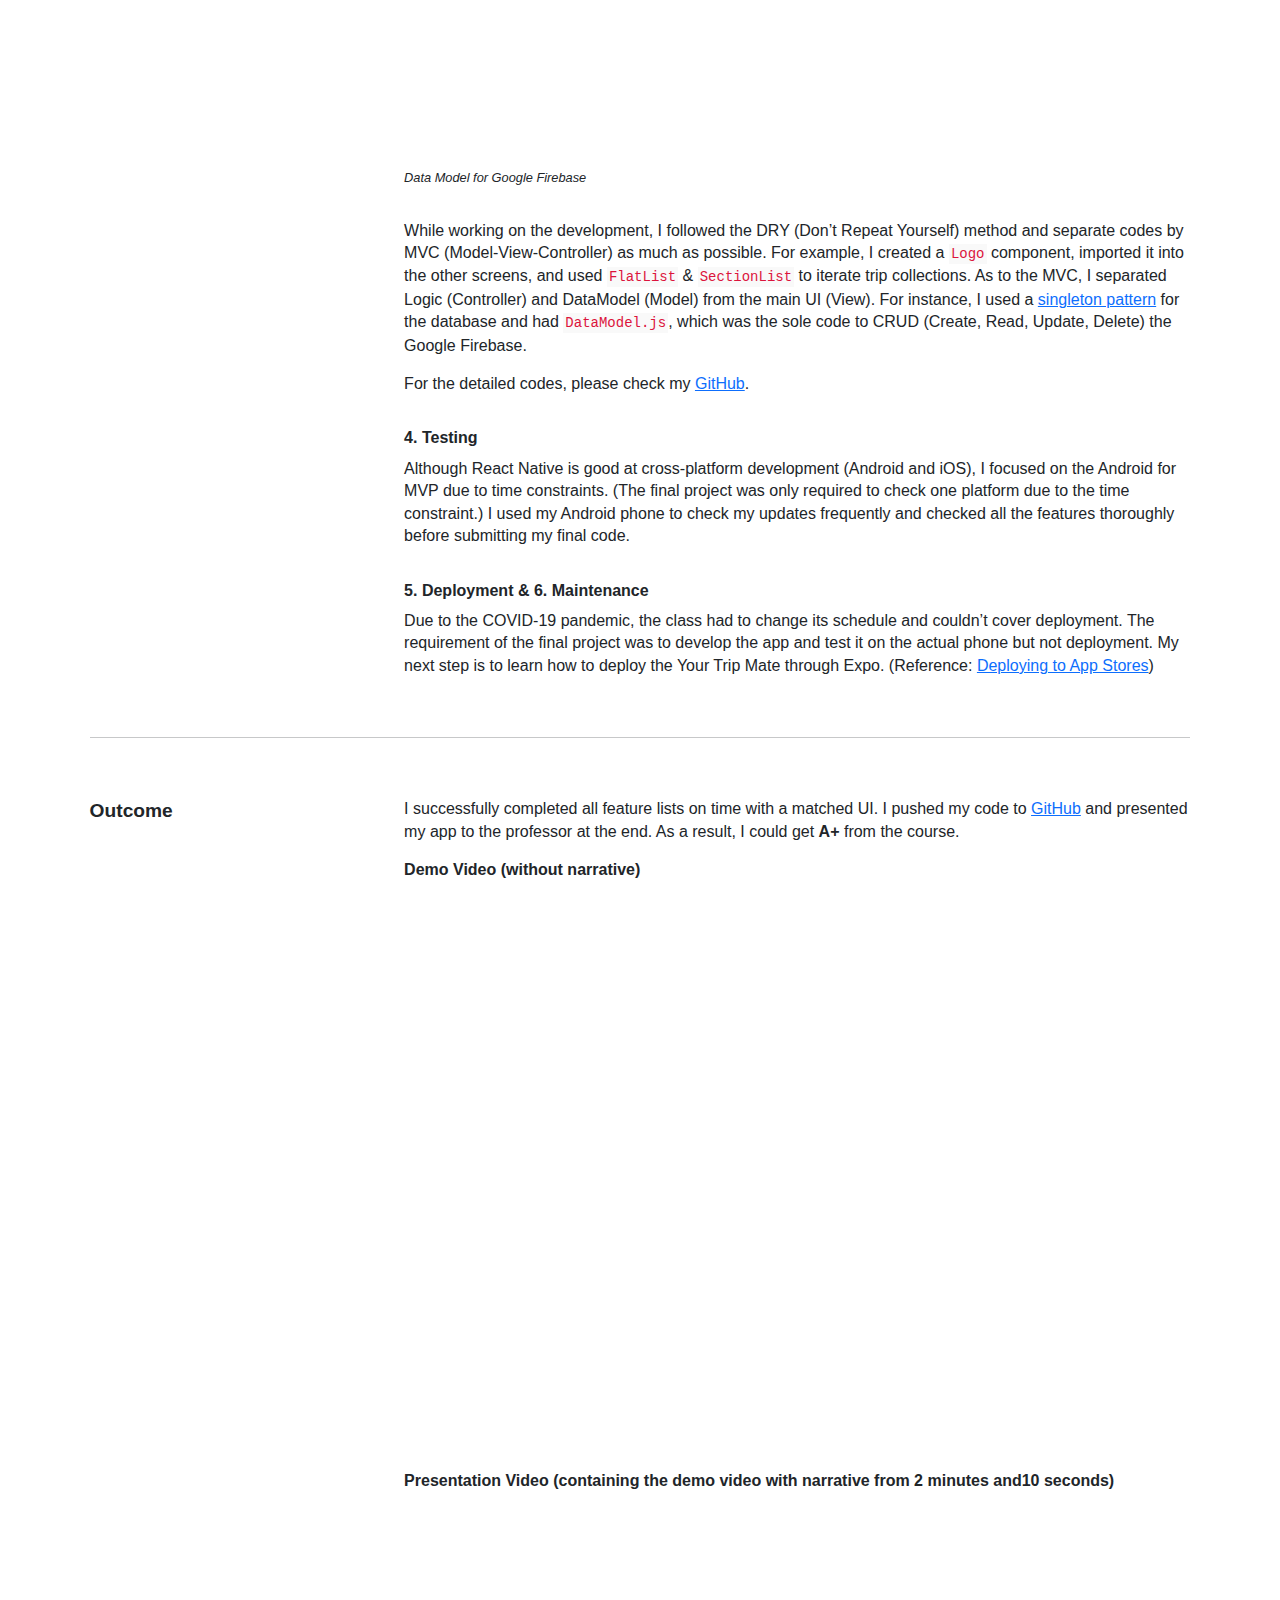
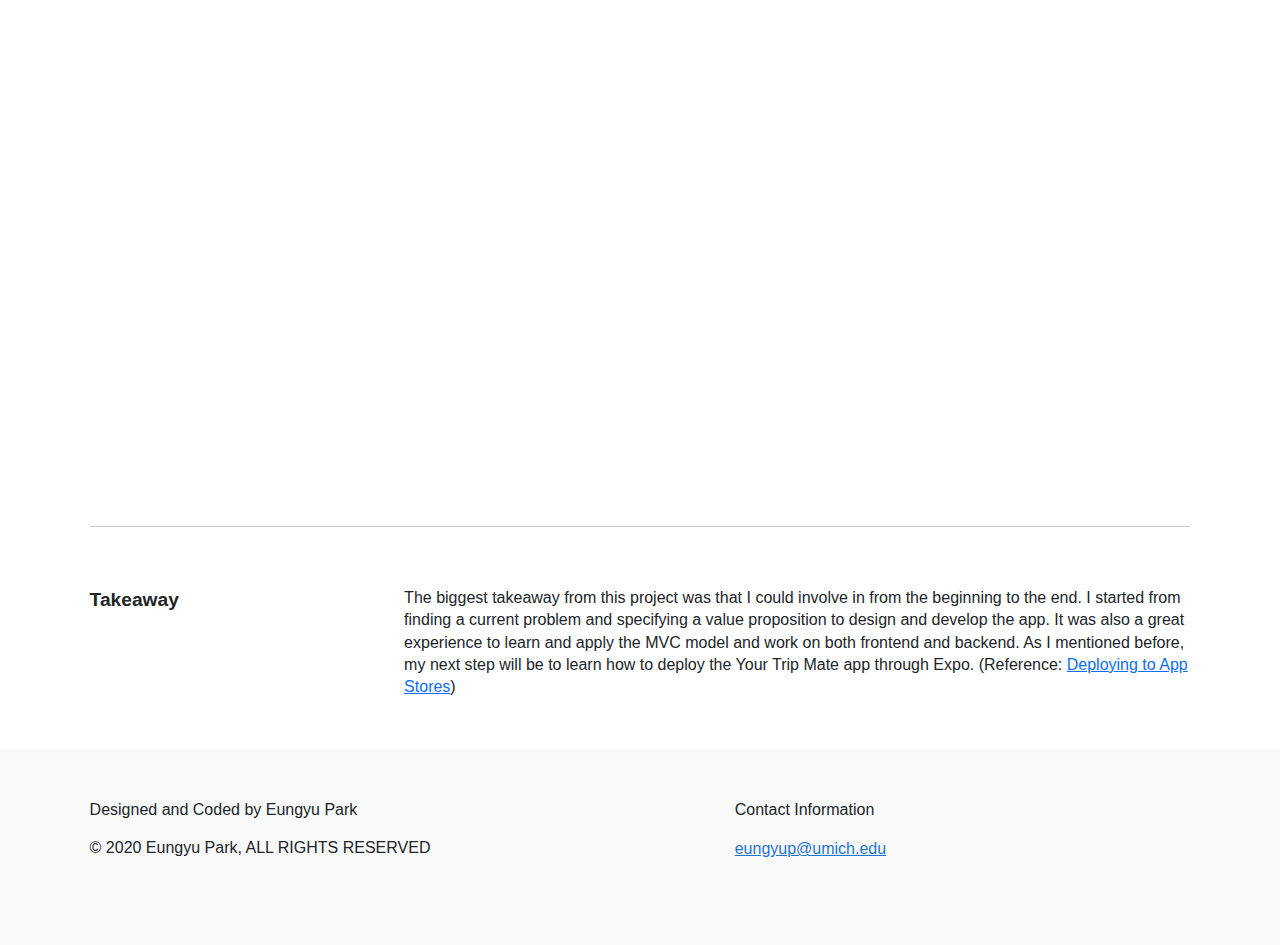
<file: your-trip-mate-mobile-app.html>
<!DOCTYPE html>

<html lang="en" dir="ltr">
    <head>
        <meta charset="utf-8">
        <meta name="viewport" content="width=device-width, initial-scale=1.0">
        <meta name="description" content="Welcome to Eungyu Park's Portfolio Website. I'm a UX designer & egineer and a User-Centered Agile Development & UX Design Master's student at the University of Michigan.">
        <meta name="keywords" content="Eungyu, Park, Portfolio, UX Designer, UX Engineer">
        <meta name="author" content="Eungyu Park">
        <title>Your Trip Mate Mobile App Development | Eungyu Park Portfolio</title>
        <!-- CSS -->
        <link rel="stylesheet" href="assets/style/html5reset.css">
        <link rel="stylesheet" href="assets/style/animate.css/animate.css"/>
        <!-- Scroll CSS -->
        <link rel="stylesheet" href="https://unpkg.com/aos@next/dist/aos.css" />
        <!-- Bootstrap 5 CSS -->
        <link rel="stylesheet" href="assets/style/bs5/bootstrap.css">
        <!-- Font CSS -->
        <link rel="stylesheet" href="https://pro.fontawesome.com/releases/v5.10.0/css/all.css" integrity="sha384-AYmEC3Yw5cVb3ZcuHtOA93w35dYTsvhLPVnYs9eStHfGJvOvKxVfELGroGkvsg+p" crossorigin="anonymous"/>
        <!-- Lightbox CSS -->
        <link rel="stylesheet" type="text/css" href="assets/style/lightbox.css">
        <!-- Custom CSS -->
        <link rel="stylesheet" href="assets/style/style.css">
        <!-- Favicon Link -->
		<link rel="shortcut icon" type="image/png" href="assets/images/favicon.png">
        <!-- JS -->
        <script src="https://ajax.googleapis.com/ajax/libs/jquery/3.4.1/jquery.min.js"></script>

        <!-- Global site tag (gtag.js) - Google Analytics -->
        <script async src="https://www.googletagmanager.com/gtag/js?id=G-BS7YYS745G"></script>
        <script>
        window.dataLayer = window.dataLayer || [];
        function gtag(){dataLayer.push(arguments);}
        gtag('js', new Date());

        gtag('config', 'G-BS7YYS745G');
        </script>
    </head>
    <body>
        <header>
            <div class="logo">
                <a href="index.html">Eungyu Park</a>
            </div>
            <nav id="nav-container">
                <img src="assets/images/mobile-menu-icon.png" alt="Mobile Menu Icon" id="mobile-menu-icon"/>
                <ul id="nav-ul-container">
                    <li><a class="active" href="/index.html#main-work">Work</a></li>
                    <li><a href="about.html">About</a></li>
                    <li><a href="assets/resume/EungyuPark_Resume.pdf" target="_blank">Resume</a></li>
                </ul>
            </nav>
        </header>
        <main>
            <div class="top-container top-project">
                <div class="top-project-introduction">
                    <h1>Your Trip Mate Mobile App Development</h1>
                    <p>Designed & developed a trip assistant mobile application with React Native, Expo, and Google Firebase</p>
                    <div class="tag-container">
                        <div class="each-tag"><p class="tag-text">Development</p></div>
                        <div class="each-tag"><p class="tag-text">Frontend</p></div>
                        <div class="each-tag"><p class="tag-text">Backend</p></div>
                        <div class="each-tag"><p class="tag-text">UX Design</p></div>
                        <div class="each-tag"><p class="tag-text">Prototyping</p></div>
                    </div>
                    <img src="./assets/images/your_trip_mate/your-trip-mate-logo.png" alt="Your Trip Mate App Logo" class="top-project-logo your-trip-mate-logo"/>
                </div>
                <div class="top-project-pic top-project-your-trip-mate-mobile-app-development">
                </div>
            </div>

            <div class="middle-project-content-container gallery">
                <!-- Project Overview -->
                <div class="project-content">
                    <h2>Project Overview</h2>
                    <div class="project-content-detail">
                        <p><strong>Duration:</strong> A month, November 2020 - December 2020</p>
                        <p><strong>Role:</strong> Sole UX Engineer who Designs and Develops a Mobile App</p>
                        <p><strong>Course Project:</strong> SI 669 Mobile App Development</p>
                        <p><strong>Skills:</strong> Mobile App Development, Mobile App Design, UX Design, Prototyping</p>
                        <p><strong>Programming:</strong> React Native (JavaScript)</p>
                        <p><strong>Tools:</strong> Visual Studio (VS) Code, GitHub, Expo, Google Firebase, Adobe XD</p>
                    </div>
                </div>
                <hr class="project-line-breaker"/>

                <!-- Introduction -->
                <div class="project-content">
                    <h2>Introduction</h2>
                    <div class="project-content-detail">
                        <div class="project-content-detail-each">
                            <h3 class="project-section-title">About Your Trip Mate</h3>
                            <p>
                                <a href="https://github.com/eungyup/si669-final-your-trip-mate-app" target="_blank">Your Trip Mate</a> is a trip assistant mobile application developed with React Native, Expo, and Google Firebase. (This app was designed & developed for the final project of SI 669 Mobile App Development class at the University of Michigan.)
                            </p>
                        </div>
                        <div class="project-content-detail-each">
                        <h3 class="project-section-title">Problem & Challenge</h3>
                            <p>
                                When young adults travel, they often need to store their trip information in separate places. For example, they may put budget and spending information in the excel sheet (or Google Sheets), store pictures in the local phone gallery, and write notes or journals in the physical notebook. Also, since young adults tend to have a tight budget, they may need to track their spendings and check how much money is left frequently.
                            </p>
                        </div>
                        <div class="project-content-detail-each">
                            <h3 class="project-section-title">Your Trip Mate Solution</h3>
                            <p>
                                I developed a “Your Trip Mate (YTM)” app in which a user can plan for a trip, record the trip memory (pictures, notes, plan, budget, etc.), and check previous trips. The app will be beneficial to the users because it stores all information related to the trip in one digital place. Also, for users who need to track their spendings frequently, the app will calculate and display how much money is left automatically based on their budget and their spendings. Besides, the app is great for users because it lets users store their information in the cloud (Google Firebase), which leads to less worry about losing or missing files.
                            </p>
                        </div>
                    </div>
                </div>
                <hr class="project-line-breaker"/>

                <!-- Process -->
                <div class="project-content">
                    <h2>Process</h2>
                    <div class="project-content-detail">

                        <div class="project-content-detail-each">
                            <p>
                                For this project, I followed the Software Development Life Cycle (SDLC) like below.
                            </p>
                            <figure class="project-content-figure">
                                <a href="assets/images/sdlc.png" data-lightbox="gallery" data-title="Software Development Life Cycle (SDLC)" data-alt="Software Development Life Cycle (SDLC)">
                                    <img data-aos="fade-up" data-aos-duration="1000" src="assets/images/sdlc.png" alt="Software Development Life Cycle (SDLC)" class="project-content-pic-full">
                                </a>
                                    <figcaption class="project-fig-caption">Software Development Life Cycle (SDLC)</figcaption>
                            </figure>

                            <h3 class="project-section-title project-process-title">1. Requirement Gathering and Analysis</h3>
                            <p>
                                In this process, I first explored a current problem, identified the target audience, and specified the value proposition. For example, I started to look at the current problem that my friends and I had as young adults. When we traveled, we faced the challenge of storing trip information on a different platform, such as recording trip budget in Google Sheets, storing pictures in the local phone gallery, and writing journals in the physical notebook. Unfortunately, this class was not intended to actually research the users’ needs but developed the mobile application with intended users, I couldn’t dive into user research but made sure to meet my friends and colleagues and asked about their trip experiences and challenges. After finding the current problem, I identified the target audience and specified the value proposition like below.
                            </p>
                            <ul>
                                <li>
                                    <strong>Target Audience:</strong> Young adults (18-24) who often travel with a tight budget
                                </li>
                                <li>
                                    <strong>Current Problem:</strong> When the target audience travels, they often need to store their trip information in separate places. For example, they may put budget and actual spending in the excel sheet (or Google Sheets), store pictures in the local phone gallery, and write notes or journals in the physical notebook. Also, since young adults tend to have a tight budget, they may need to track their spendings and check how much money is left frequently.
                                </li>
                                <li>
                                    <strong>Solution:</strong> I will develop a “Your Trip Mate (YTM)” app in which a user can plan for a trip, record the trip memory (pictures, notes, plan, budget, etc.), and check previous trips. The app will be beneficial to the users because it stores all information related to the trip in one digital place. Also, for users who need to track their spendings frequently, the app will calculate and display how much money is left automatically based on their budget and their actual spendings. Besides, the app is great for users because it lets users store their information in the cloud (Google Firebase), which leads to less worry about losing or missing files.
                                </li>
                            </ul>
                            <p>
                                Also, I checked a couple of travel planner apps to get some inspiration and distinguish my app from others. For example, the TripIt app, a travel planner mobile app, displayed travel items vertically with a vertical line to show the continuation. I adopted the vertical style to display plan items to show that it was the ongoing top to bottom.
                            </p>

                            <div class="project-content-detail-each-multiple-figure">
                                <figure class="project-content-ytm-figure">
                                    <a href="assets/images/your_trip_mate/your-trip-mate-inspiration-tripIt.jpg" data-lightbox="gallery" data-title="TripIt App: a Vertical Line to Show the Continuation" data-alt="TripIt App: a Vertical Line to Show the Continuation">
                                        <img data-aos="fade-up" data-aos-duration="1000" src="assets/images/your_trip_mate/your-trip-mate-inspiration-tripIt.jpg" alt="TripIt App: a Vertical Line to Show the Continuation" class="project-content-pic-medium project-content-prototype-pic project-conetent-pic-ytm-inspiration">
                                    </a>
                                        <figcaption class="project-fig-caption">TripIt App: a Vertical Line to Show the Continuation</figcaption>
                                </figure>
                                <figure>
                                    <a href="assets/images/your_trip_mate/your-trip-mate-vertical-plan-items.png" data-lightbox="gallery" data-title="Your Trip Mate: Vertical Plan Items" data-alt="Your Trip Mate: Vertical Plan Items">
                                        <img data-aos="fade-up" data-aos-duration="1000" src="assets/images/your_trip_mate/your-trip-mate-vertical-plan-items.png" alt="Your Trip Mate: Vertical Plan Items" class="project-content-pic-medium project-content-prototype-pic project-conetent-pic-ytm-inspiration">
                                    </a>
                                        <figcaption class="project-fig-caption">Your Trip Mate: Vertical Plan Items</figcaption>
                                </figure>
                            </div>

                            <p>
                                Although the TripIt app and Your Trip Mate app had a similar feature like preparing for a trip, Your Trip Mate app would provide some unique features like tracking budget and actual spending. Also, in the Your Trip Mate app, users would put a picture on each trip plan.
                            </p>
                            <p>
                                In addition, I defined a feature list for MVP.
                            </p>

                            <p><strong>Must-have</strong></p>
                            <ol>
                                <li>
                                    A user can create a new account. (Login Screen)
                                </li>
                                <li>
                                    A user can log in with an existing account. (Login Screen)                                </li>
                                <li>
                                    A user can create a new trip plan by specifying a trip title, trip category, trip date, and notes on the Trip Plan Screen, and the new trip plan with the trip title and trip date will appear on the Home Screen when a user goes back home (Trip Plan Screen & Home Screen)
                                </li>
                                <li>
                                    A user can modify an existing trip plan (i.e., revising a trip title, trip date, trip category, and/or notes). (Trip Plan Screen)
                                </li>
                                <li>
                                    A user can delete a trip plan on the Home screen, and the trip plan will no longer be shown on the Home screen. (Home Screen)
                                </li>
                                <li>
                                    A user can create a new plan item with a plan title, plan date, budget, and spending on the Plan Item Screen, and the new plan item with the plan title will appear on the Trip Plan Screen (Plan Item Screen & Trip Plan Screen)
                                </li>
                                <li>
                                    A user can see the automatically calculated total budget, total spending, and money left based on budgets and spendings from each plan item on the Trip Plan Screen. (Trip Plan Screen) 
                                </li>
                                <li>
                                    A user can modify an existing plan item (i.e., revising a plan title, plan date, budget, and/or spending) on the Plan Item Screen. (Plan Item Screen)
                                </li>
                                <li>
                                    A user can delete a plan item on the Trip Plan screen, and the plan item will no longer be shown on the Trip Plan screen. (Trip Plan screen)
                                </li>
                            </ol>
                            <p><strong>Should-have</strong></p>
                            <ol>
                                <li>
                                    A user can add a picture from Gallery or Photo app (a built-in app on the phone) on the Trip Plan Screen, and the added picture will also be shown on the Home Page (Trip Plan Screen & Home Screen).
                                </li>
                                <li>
                                    A user can choose a different trip status (“Upcoming,” “On Trip,” or “Completed”) on the Trip Plan Screen, and the new status section will be added (“Upcoming,” “On Trip,” or “Completed”) on Home Screen. (Trip Plan Screen & Home Screen)
                                </li>
                            </ol>
                            <p><strong>Nice-to-have (Stretch goals)</strong></p>
                            <ol>
                                <li>
                                    The trip date on the Trip Plan Screen will be automatically updated when the dates defined on each plan item are changed. (Trip Plan screen)
                                </li>
                                <li>
                                    A user can add multiple pictures on the Trip Plan screen. (Trip Plan screen)
                                </li>
                                <li>
                                    The trip status will be automatically changed from “Upcoming” to “On Trip” on the trip date.
                                </li>
                                <li>
                                    A user can add geolocation information (i.e., adding a map or getting current address information based on GPS)
                                </li>
                            </ol>
                        </div>

                        <div class="project-content-detail-each">
                            <h3 class="project-section-title project-process-title">2. Design</h3>
                            <p>
                                After the requirement gathering and analysis, I worked on the design of the app. I started to create a logo that could represent an open, free, and straightforward journey.
                            </p>
                            <figure class="project-content-figure">
                                <a href="assets/images/your_trip_mate/your-trip-mate-logo.png" data-lightbox="gallery" data-title="Your Trip Mate Logo" data-alt="Your Trip Mate Logo">
                                    <img data-aos="fade-up" data-aos-duration="1000" src="assets/images/your_trip_mate/your-trip-mate-logo.png" alt="Your Trip Mate Logo">
                                </a>
                                    <figcaption class="project-fig-caption">Your Trip Mate Logo</figcaption>
                            </figure>
                            <p>
                                Also, I defined theme colors, typography, font sizes, button sizes, and icons for consistent design and development. For example, I chose a blue-based color (hex: <code>#3D90E3</code>) as a primary color because it could show openness and freedom. (Also, blue is my personal favorite color as well : ) ). Based on the basic setup, I created a mobile prototype using Adobe XD.
                            </p>
                            <figure class="project-content-figure">
                                <a href="assets/images/your_trip_mate/your-trip-mate-login-create-design.png" data-lightbox="gallery" data-title="Create/Login Screen Design" data-alt="Create/Login Screen Design">
                                    <img data-aos="fade-up" data-aos-duration="1000" src="assets/images/your_trip_mate/your-trip-mate-login-create-design.png" alt="Create/Login Screen Design" class="project-content-pic-medium project-content-prototype-pic">
                                </a>
                                    <figcaption class="project-fig-caption">Create/Login Screen Design</figcaption>
                            </figure>
                            <figure class="project-content-figure">
                                <a href="assets/images/your_trip_mate/your-trip-mate-home-design.png" data-lightbox="gallery" data-title="Your Trip Mate: Home Screen with Different Statues" data-alt="Your Trip Mate: Home Screen with Different Statues">
                                    <img data-aos="fade-up" data-aos-duration="1000" src="assets/images/your_trip_mate/your-trip-mate-home-design.png" alt="Your Trip Mate: Home Screen with Different Statues" class="project-content-pic-medium project-content-prototype-pic">
                                </a>
                                    <figcaption class="project-fig-caption">Home Screen with Different Statues</figcaption>
                            </figure>
                            <figure class="project-content-figure">
                                <a href="assets/images/your_trip_mate/your-trip-mate-trip-plan-design.png" data-lightbox="gallery" data-title="Trip Plan Screen Design" data-alt="Trip Plan Screen Design">
                                    <img data-aos="fade-up" data-aos-duration="1000" src="assets/images/your_trip_mate/your-trip-mate-trip-plan-design.png" alt="Trip Plan Screen Design" class="project-content-pic-medium project-content-prototype-pic">
                                </a>
                                    <figcaption class="project-fig-caption">Trip Plan Screen Design</figcaption>
                            </figure>
                            <figure class="project-content-figure">
                                <a href="assets/images/your_trip_mate/your-trip-mate-plan-item-design.png" data-lightbox="gallery" data-title="Plan Item Screen Design" data-alt="Plan Item Screen Design">
                                    <img data-aos="fade-up" data-aos-duration="1000" src="assets/images/your_trip_mate/your-trip-mate-plan-item-design.png" alt="Plan Item Screen Design" class="project-content-pic-medium project-content-prototype-pic">
                                </a>
                                    <figcaption class="project-fig-caption">Plan Item Screen Design</figcaption>
                            </figure>
                        </div>

                        <div class="project-content-detail-each">
                            <h3 class="project-section-title project-process-title">3. Implementation (Development)</h3>
                            <p>
                                Based on the design, I started to work on the development. I first wrote down an overall plan like…
                            </p>
                            <ul>
                                <li>
                                    Set up
                                    <ul>
                                        <li>GitHub</li>
                                        <li>expo init (CLI)</li>
                                        <li>Installation
                                            <ul>
                                                <li>Navigation</li>
                                                <li>Icon</li>
                                                <li>DateTimePicker</li>
                                                <li>ImagePicker</li>
                                                <li>Firebase</li>
                                                <li>etc</li>
                                            </ul>
                                        </li>
                                        <li>.gitIgnore
                                            <ul>
                                                <li>Create <code>Secrets.js</code> that contains <code>firebaseConfig</code> object</li>
                                                <li>Add <code>Secrets.js</code> to the <code>.gitignore</code></li>
                                            </ul>
                                        </li>
                                    </ul>
                                </li>
                                <li>
                                    Work on Logo Component
                                </li>
                                <li>
                                    Work on Login/Create UI
                                </li>
                                <li>
                                    Configure <code>DataModel.js</code>
                                </li>
                                <li>
                                    Work on Home UI
                                </li>
                                <li>
                                    Update <code>DataModel.js</code>
                                </li>
                                <li>
                                    Work on TripPlan UI
                                </li>
                                <li>
                                    Update <code>DataModel.js</code>
                                </li>
                                <li>
                                    Work on PlanItem UI
                                </li>
                                <li>
                                    Update <code>DataModel.js</code>
                                </li>
                                <li>
                                    Code Refinement and Final Testing
                                </li>
                            </ul>
                            <p>
                                For each plan, I also wrote a pseudo code. For instance, for the “Work on Login/Create UI,” I wrote…
                            </p>
                            <ul>
                                <li>
                                    Import <code>View</code>, <code>Text</code>, <code>TextInput</code>, <code>TouchableOpacity</code>, <code>ScrollView</code>
                                </li>
                                <li>
                                    Import <code>Logo</code> component
                                </li>
                                <li>
                                    Specify <code>state</code>
                                    <ul>
                                        <li><code>mode: 'login'</code></li>
                                        <li><code>emailInput: ''</code></li>
                                        <li><code>passwordInput: ''</code></li>
                                        <li><code>passwordCheckInput: '</code></li>
                                    </ul>
                                </li>
                                <li>
                                    Overall UI (Logo, Header, TextInputs, Button, etc)
                                </li>
                                <li>
                                    Configure state change
                                    <ul>
                                        <li>
                                            Add <code>onCreateAccount()</code> function for a new user
                                        </li>
                                        <li>
                                            Add <code>onLogin()</code> function for an existing user
                                        </li>
                                    </ul>
                                </li>
                            </ul>
                            <p>
                                As I worked on the development, I updated the plan and pseudo code a couple of times when I found more effective ways to write a code or found a new requirement. Also, I frequently tested the update on the actual mobile phone.
                            </p>
                            <p>
                                Throughout the project, I used React Native (JavaScript), Expo, and Google Firebase. Expo is a framework and a platform for universal React applications. It provides built in tools and services based on the React Native and native platforms that help developers develop, build, delploy, and iterate on iOS, Android, and web apps (Reference: <a href="https://docs.expo.io/" target="_blank">Expo Docs</a>). Google Firebase is Google’s BaaS (Backend-as-a-service) and is used by a million developers and thousands of apps including companies like Instacart, Twitch, Alibaba, CBS, and NPR. Also, Firebase is a NoSQL database, which simply says that all data items are stored as “documents,” which looks very similar to JSON objects. Here is my data model.
                            </p>

                            <figure class="project-content-figure">
                                <a href="assets/images/your_trip_mate/your-trip-mate-data-model.png" data-lightbox="gallery" data-title="Data Model for Google Firebase" data-alt="Data Model for Google Firebase">
                                    <img data-aos="fade-up" data-aos-duration="1000" src="assets/images/your_trip_mate/your-trip-mate-data-model.png" alt="Data Model for Google Firebase" class="project-content-pic-medium project-content-prototype-pic">
                                </a>
                                    <figcaption class="project-fig-caption">Data Model for Google Firebase</figcaption>
                            </figure>

                            <p>
                                While working on the development, I followed the DRY (Don’t Repeat Yourself) method and separate codes by MVC (Model-View-Controller) as much as possible. For example, I created a <code>Logo</code> component, imported it into the other screens, and used <code>FlatList</code> & <code>SectionList</code> to iterate trip collections. As to the MVC, I separated Logic (Controller) and DataModel (Model) from the main UI (View). For instance, I used a <a href="https://en.wikipedia.org/wiki/Singleton_pattern" target="_blank">singleton pattern</a> for the database and had <code>DataModel.js</code>, which was the sole code to CRUD (Create, Read, Update, Delete) the Google Firebase. 
                            </p>
                            <p>
                                For the detailed codes, please check my <a href="https://github.com/eungyup/si669-final-your-trip-mate-app" aria-label="Your Trip Mate Github" target="_blank">GitHub</a>.
                            </p>
                        </div>

                        <div class="project-content-detail-each">
                            <h3 class="project-section-title project-process-title">4. Testing</h3>
                            <p>
                                Although React Native is good at cross-platform development (Android and iOS), I focused on the Android for MVP due to time constraints. (The final project was only required to check one platform due to the time constraint.) I used my Android phone to check my updates frequently and checked all the features thoroughly before submitting my final code.
                            </p>
                        </div>

                        <div class="project-content-detail-each">
                            <h3 class="project-section-title project-process-title">5. Deployment & 6. Maintenance</h3>
                            <p>
                                Due to the COVID-19 pandemic, the class had to change its schedule and couldn’t cover deployment. The requirement of the final project was to develop the app and test it on the actual phone but not deployment. My next step is to learn how to deploy the Your Trip Mate through Expo. (Reference: <a href="https://docs.expo.io/distribution/app-stores/" target="_blank">Deploying to App Stores</a>)
                            </p>
                        </div>
                    </div>
                </div>
                <hr class="project-line-breaker"/>

                <!-- Outcome -->
                <div class="project-content">
                    <h2>Outcome</h2>
                    <div class="project-content-detail">
                        <div class="project-content-detail-each">
                            <p>
                                I successfully completed all feature lists on time with a matched UI. I pushed my code to <a href="https://github.com/eungyup/si669-final-your-trip-mate-app" target="_blank" aria-label="Your Trip Mate Github" >GitHub</a> and presented my app to the professor at the end. As a result, I could get <strong>A+</strong> from the course.
                            </p>
                            <div>
                                <p><strong>Demo Video (without narrative)</strong></p>
                                <iframe src="https://www.youtube.com/embed/RvzG5Ue-8XQ" title="Your Trip Mate Demo without Narrative" class="custom-iframe" frameborder="0" allow="accelerometer; autoplay; clipboard-write; encrypted-media; gyroscope; picture-in-picture" allowfullscreen></iframe>
                            </div>

                            <div class="project-content-multiple-iframes">
                                <p><strong>Presentation Video (containing the demo video with narrative from 2 minutes and10 seconds)</strong></p>
                                <iframe src="https://www.loom.com/embed/58a6c942e66742d7be22d2b8f1eba31f" title="Your Trip Mate Demo without Narrative" class="custom-iframe" frameborder="0" webkitallowfullscreen mozallowfullscreen allowfullscreen></iframe>
                            </div>
                        </div>
                    </div>
                </div>
                <hr class="project-line-breaker"/>

                <!-- Takeaway -->
                <div class="project-content">
                    <h2>Takeaway</h2>
                    <div class="project-content-detail">
                        <div class="project-content-detail-each">
                            <p>
                                The biggest takeaway from this project was that I could involve in from the beginning to the end. I started from finding a current problem and specifying a value proposition to design and develop the app. It was also a great experience to learn and apply the MVC model and work on both frontend and backend. As I mentioned before, my next step will be to learn how to deploy the Your Trip Mate app through Expo. (Reference: <a href="https://docs.expo.io/distribution/app-stores/" target="_blank">Deploying to App Stores</a>)
                            </p>
                        </div>
                    </div>
                </div>

            </div>

            <!-- Go to Top -->
            <button onclick="topFunction()" id="myBtn" title="Go to top"><i class="fas fa-arrow-up"></i></button>
        </main>
        <footer>
            <div>
                <p>Designed and Coded by Eungyu Park</p>
                <p>&copy; 2020 Eungyu Park, ALL RIGHTS RESERVED</p>
            </div>
            <div class="contact-container">
                <p id="contact-text">Contact Information</p>
                <a href="mailto:eungyup@umich.edu?subject=From%20Portfolio%20Website&amp;body=Hi%20Eugyu,%20I%20saw%20your%20portfolio!" class="email-link" aria-label="Email to Eungyu Park">eungyup@umich.edu</a>
                <div id="contact-links-container">
                    <a href="https://www.linkedin.com/in/eungyu-park/" target="_blank" aria-label="LinkedIn"><i class="fab fa-linkedin-in fa-lg link-icon"></i></a>
                    <a href="https://github.com/eungyup" target="_blank" aria-label="GitHub"><i class="fab fa-github fa-lg link-icon"></i></a>
                    <a href="mailto:eungyup@umich.edu?subject=From%20Portfolio%20Website&amp;body=Hi%20Eugyu,%20I%20saw%20your%20portfolio!" class="email-link" aria-label="Email to Eungyu Park"><i class="far fa-envelope fa-lg link-icon"></i></a>
                </div>
            </div>
        </footer>
        <!-- JS -->
        <!-- Scroll JS -->
        <script src="https://unpkg.com/aos@next/dist/aos.js"></script>
        <script>
            // You can also pass an optional settings object
            // below listed default settings
            AOS.init({
            // Global settings:
            disable: false, // accepts following values: 'phone', 'tablet', 'mobile', boolean, expression or function
            startEvent: 'DOMContentLoaded', // name of the event dispatched on the document, that AOS should initialize on
            initClassName: 'aos-init', // class applied after initialization
            animatedClassName: 'aos-animate', // class applied on animation
            useClassNames: false, // if true, will add content of `data-aos` as classes on scroll
            disableMutationObserver: false, // disables automatic mutations' detections (advanced)
            debounceDelay: 50, // the delay on debounce used while resizing window (advanced)
            throttleDelay: 99, // the delay on throttle used while scrolling the page (advanced)

            // Settings that can be overridden on per-element basis, by `data-aos-*` attributes:
            offset: 120, // offset (in px) from the original trigger point
            delay: 0, // values from 0 to 3000, with step 50ms
            duration: 400, // values from 0 to 3000, with step 50ms
            easing: 'ease', // default easing for AOS animations
            once: false, // whether animation should happen only once - while scrolling down
            mirror: false, // whether elements should animate out while scrolling past them
            anchorPlacement: 'top-bottom', // defines which position of the element regarding to window should trigger the animation
            });
        </script>
        <!-- Bootstrap 5 JS -->
        <script src="https://cdnjs.cloudflare.com/ajax/libs/popper.js/2.6.0/umd/popper.min.js"></script>
        <script src="assets/js/bs5/bootstrap.js"></script>
        <!-- Lightbox JS -->
        <script src="assets/js/lightbox.js"></script>
        <!-- Custom JS -->
        <script src="assets/js/custom.js"></script>
    </body>
</html>
</file>
<file: assets/style/style.css>
/* Colors */
/* Font Size */
/* Page Margin */
/* Card Box Shadow */
body {
  font-family: "Open Sans" ,Arial, Helvetica, sans-serif;
  font-size: 1em; }

h1, h2, h3, h4, h5, p {
  line-height: 1.35em; }

p {
  font-size: 1em; }

/*
Header
*/
header {
  margin-top: 40px;
  display: flex;
  flex-direction: row;
  justify-content: space-between;
  align-items: center;
  margin-left: 7vw;
  margin-right: 7vw; }

.logo a {
  text-decoration: none;
  font-size: 1.5em;
  font-weight: bold;
  color: #1D75CD; }

#nav-container #mobile-menu-icon {
  width: 100%;
  color: #1D75CD;
  position: relative;
  z-index: 10; }
#nav-container #nav-ul-container {
  display: none;
  flex-direction: column;
  align-items: center;
  justify-content: center;
  position: fixed;
  left: 0;
  top: 0;
  z-index: 1;
  opacity: 0.9;
  width: 100%;
  height: 100%;
  margin: 0 auto;
  background-color: #F9F9F9; }
  #nav-container #nav-ul-container li {
    display: inline;
    padding: 50px; }
    #nav-container #nav-ul-container li a {
      text-decoration: none;
      color: #737373;
      font-size: 1.5em;
      font-weight: bold; }
    #nav-container #nav-ul-container li a:hover {
      color: #1D75CD;
      font-weight: bold; }
    #nav-container #nav-ul-container li .active {
      color: #1D75CD;
      font-weight: bold; }

.top-container {
  margin: 50px 0;
  padding: 30px 0;
  text-align: center;
  background-color: #F9F9F9; }

.top-introduction {
  margin-left: 7vw;
  margin-right: 7vw;
  text-align: left; }
  .top-introduction .top-header {
    color: #1D75CD;
    font-size: 1.2em;
    font-weight: bold;
    padding: 20px 0 20px 0;
    margin-bottom: 0; }
  .top-introduction p {
    font-size: 1em;
    margin-bottom: 20px; }
  .top-introduction a {
    padding-right: 20px; }

.link-icon {
  color: #1D75CD; }

#profile-pic {
  width: 60%; }

/*
Footer
*/
footer {
  display: flex;
  flex-direction: column;
  padding: 30px 7vw;
  background-color: #F9F9F9; }

#contact-text {
  font-weight: bold; }

.contact-container {
  margin-top: 20px; }
  .contact-container #contact-links-container {
    margin-top: 10px; }
    .contact-container #contact-links-container a {
      padding-right: 20px; }

.email-link {
  color: #1D75CD; }

#myBtn {
  display: none;
  position: fixed;
  bottom: 20px;
  right: 30px;
  z-index: 99;
  font-size: 1em;
  border: none;
  outline: none;
  background-color: #1D75CD;
  color: white;
  cursor: pointer;
  padding: 15px;
  border-radius: 4px; }

#myBtn:hover {
  background-color: #555; }

/*
Home Specific
*/
.middle-project-container {
  margin: 50px auto; }

.project-card-container {
  padding: 7% 0;
  background-color: #C3DDF6;
  border-radius: 10px;
  color: #000000;
  text-align: center;
  box-shadow: 0 3px 5px -1px rgba(0, 0, 0, 0.2), 0 5px 8px 0 rgba(0, 0, 0, 0.14), 0 1px 14px 0 rgba(0, 0, 0, 0.12); }

.card-container {
  background-position: top;
  background-repeat: no-repeat;
  background-size: cover;
  -moz-background-size: 40%;
  height: 350px; }

.project-pic {
  padding: 1rem;
  border-radius: 10px;
  color: #000000;
  text-align: center;
  box-shadow: 0 3px 5px -1px rgba(0, 0, 0, 0.2), 0 5px 8px 0 rgba(0, 0, 0, 0.14), 0 1px 14px 0 rgba(0, 0, 0, 0.12); }

.project-atlas-college {
  background-image: url(../images/atlas/college_profile/atlas-dave-final-prototype.png); }

.project-atlas-instructor {
  background-image: url(../images/atlas/instructor_profile/atlas-instructor-profile-final.png); }

.project-mo-collection {
  background-image: url(../images/michigan_online/michigan-online-new-filter-dev.png);
  background-color: #F6D245; }

.project-ytm {
  background-image: url(../images/your_trip_mate/your-trip-mate-cover.png);
  background-size: contain; }

.project-gamut-gp {
  background-image: url(../images/gamut_gallery_pagination/gamut-gp-final-design-min.png); }

.project-card {
  margin-bottom: 50px; }
  .project-card:last-child {
    margin-bottom: 0px; }
  .project-card:hover .project-pic {
    transition: all .3s ease;
    -webkit-transition: all .3s ease;
    background-size: 110%; }

.project-link {
  text-decoration: none; }

.project-desc {
  margin-top: 25px;
  color: #000000; }

.card-title {
  font-size: 1.2em;
  font-weight: bold;
  color: #1D75CD; }

.tag-container {
  display: flex; }

.tag-second-container {
  margin-top: 0.5em; }

.each-tag {
  border: 1px solid black;
  border-radius: 8px;
  text-align: center;
  padding: 5px;
  margin-right: 2%; }
  .each-tag:last-child {
    margin-right: 0; }

.tag-text {
  font-size: 0.65em;
  margin: 0; }

/*
Project Specific
*/
.top-project {
  padding: 40px 7vw; }
  .top-project h1 {
    color: #1D75CD;
    font-weight: bold;
    font-size: 1.5em; }
  .top-project .each-tag .tag-text {
    font-size: 0.65em; }

.top-project-introduction {
  text-align: left; }

.top-project-logo {
  margin-top: 20px;
  margin-bottom: 20px;
  width: 30%;
  padding-right: 25px; }

.michigan-online-logo {
  width: 45%; }

.your-trip-mate-logo {
  width: 45%; }

.top-project-cai-logo {
  width: 45%; }

.top-project-gamut-logo {
  width: 18%; }

.top-project-pic {
  margin: 0 auto;
  margin-top: 40px;
  width: 70%;
  height: 300px;
  background-size: cover;
  background-position: top;
  background-repeat: no-repeat;
  border-radius: 10px;
  box-shadow: 0 3px 5px -1px rgba(0, 0, 0, 0.2), 0 5px 8px 0 rgba(0, 0, 0, 0.14), 0 1px 14px 0 rgba(0, 0, 0, 0.12); }

.top-project-atlas-college-profile {
  background-image: url(../images/atlas/college_profile/atlas-dave-final-prototype.png); }

.top-project-atlas-instructor-profile {
  background-image: url(../images/atlas/instructor_profile/atlas-instructor-profile-final.png); }

.top-project-michigan-online-collection-filter-development {
  background-image: url(../images/michigan_online/michigan-online-new-filter-dev.png); }

.top-project-your-trip-mate-mobile-app-development {
  background-image: url(../images/your_trip_mate/your-trip-mate-cover.png);
  background-size: contain;
  background-position: center; }

.top-project-gamut-gallery-pagination {
  background-image: url(../images/gamut_gallery_pagination/gamut-gp-final-design-min.png); }

.middle-project-content-container {
  margin: 40px 7vw; }
  .middle-project-content-container h2 {
    font-size: 1.2em;
    font-weight: bold;
    margin-bottom: 20px; }
  .middle-project-content-container p {
    font-size: 1em; }
    .middle-project-content-container p:last-child {
      margin-bottom: 0; }

.project-line-breaker {
  width: 100%;
  margin: 50px auto; }

.project-content-detail-each {
  margin-top: 2em;
  margin-bottom: 2em; }
  .project-content-detail-each:first-child {
    margin-top: 0; }
  .project-content-detail-each:last-child {
    margin-bottom: 0; }
  .project-content-detail-each figure {
    margin-top: 2em;
    margin-bottom: 2em; }

.project-content-pic-lable {
  text-align: center; }

.project-content-prototype-pic {
  box-shadow: 0 3px 5px -1px rgba(0, 0, 0, 0.2), 0 5px 8px 0 rgba(0, 0, 0, 0.14), 0 1px 14px 0 rgba(0, 0, 0, 0.12);
  border-radius: none; }

.project-content-gallery-gp-old-pic {
  box-shadow: 0 3px 5px -1px rgba(0, 0, 0, 0.2), 0 5px 8px 0 rgba(0, 0, 0, 0.14), 0 1px 14px 0 rgba(0, 0, 0, 0.12);
  border-radius: none;
  margin-bottom: 1em;
  width: 50%; }

.project-section-title {
  text-decoration: underline;
  font-weight: bold;
  font-size: 1em; }

.project-content-pic-full {
  width: 100%;
  margin-bottom: 1em; }

.project-content-pic-medium {
  width: 100%;
  margin-bottom: 1em; }

.project-fig-caption {
  font-size: 0.8em;
  font-style: italic;
  margin-bottom: 1em; }

.project-process-title {
  text-decoration: none; }

code {
  color: crimson;
  background-color: #F9F9F9;
  padding: 2px; }

.custom-iframe {
  margin-top: 10px;
  width: 100%;
  height: 60vh; }

.project-content-multiple-iframes {
  margin-top: 1em; }

.project-content-overlay-close {
  position: absolute;
  top: 10%;
  left: 85%;
  width: 3vw;
  color: #ffffff; }

.project-content-overlay-full {
  width: 100%; }

.project-content-figure:hover {
  cursor: pointer; }

/*
Atlas Instructor Profile Page Specific
*/
.project-takeaway-list {
  margin-bottom: 1em; }
  .project-takeaway-list:last-child {
    margin-bottom: 0; }

/*
About Specific
*/
.top-about-container {
  margin: 70px 7vw; }

.top-about-header {
  color: #1D75CD;
  font-size: 1.5em;
  font-weight: bold;
  text-align: center;
  margin-bottom: 50px; }

.about-main-container {
  display: grid;
  grid-template-columns: 1fr;
  text-align: center; }

#profile-about-pic {
  width: 95%;
  margin: 0 auto; }

.about-main-content {
  margin-top: 20px;
  text-align: left; }

.about-links a {
  padding-right: 20px; }

/*
For Tablet View
*/
@media all and (min-width: 770px) {
  h1, h2, h3, h4, h5, p {
    line-height: 1.4em; }

  header {
    flex-direction: row;
    justify-content: space-between; }

  #nav-container #mobile-menu-icon {
    display: none; }
  #nav-container #nav-ul-container {
    display: inline;
    flex-direction: column;
    align-items: center;
    justify-content: center;
    position: relative;
    z-index: 1;
    background-color: #ffffff; }
    #nav-container #nav-ul-container li {
      display: inline;
      padding-right: 20px; }
      #nav-container #nav-ul-container li a {
        font-size: 1.2em; }

  .top-container {
    display: flex;
    flex-direction: row;
    justify-content: space-around;
    padding-right: 50px;
    padding-left: 50px;
    background-color: #F9F9F9; }

  #profile-pic {
    justify-self: center;
    align-self: center;
    width: 40%; }

  .top-introduction {
    width: 40vw;
    margin-right: 0; }
    .top-introduction .top-header {
      font-size: 1.5em; }
    .top-introduction p {
      font-size: 1.2em; }
    .top-introduction img {
      padding-right: 20px; }

  .link-icon {
    color: #1D75CD;
    transition: width 0.6s, height 0.6s, transform 0.6s; }

  .link-icon:hover {
    -webkit-transform: rotateY(180deg);
    -moz-transform: rotateY(180deg);
    -ms-transform: rotateY(180deg);
    -o-transform: rotateY(180deg);
    transform: rotateY(180deg); }

  #profile-pic {
    width: 20%; }

  /*
  Footer
  */
  footer {
    display: grid;
    grid-template-columns: auto auto;
    padding: 50px 7vw; }

  #contact-text {
    font-weight: normal; }

  .contact-container {
    display: flex;
    flex-direction: column;
    justify-content: flex-start;
    margin-top: 0; }
    .contact-container #contact-links-container {
      margin-top: 10px; }
      .contact-container #contact-links-container a {
        padding-right: 20px; }

  .each-tag {
    padding: 7px; }

  /*
  Home Specific
  */
  .middle-project-container {
    margin: 50px auto; }

  .tag-text {
    font-size: 0.8em; }

  /*
  Project Specific
  */
  .top-project {
    display: grid;
    grid-template-columns: 1fr 1fr;
    grid-template-rows: auto;
    padding-left: 7vw;
    padding-right: 7vw; }
    .top-project h1 {
      font-size: 1.5em; }

  .top-project-introduction {
    align-self: start; }

  .top-project .each-tag .tag-text {
    font-size: 0.8em; }

  .top-project-pic {
    margin: 0 auto;
    height: 300px; }

  .middle-project-content-container {
    margin: 50px 7vw; }

  .project-content {
    display: grid;
    grid-template-columns: 0.8fr 2fr;
    justify-content: space-between; }

  .top-project-logo {
    margin-top: 40px;
    width: 8em; }

  .michigan-online-logo {
    width: 190px; }

  .your-trip-mate-logo {
    width: 40%; }

  .top-project-cai-logo {
    width: 12em; }

  .top-project-gamut-logo {
    width: 75px; }

  .project-content-pic-full {
    width: 80%; }

  /*
  Your Trip Mate Mobile App Page Specific
  */
  .project-content-ytm-figure {
    margin-right: 5%; }

  .project-conetent-pic-ytm-inspiration {
    width: 40vw; }

  /*
  About Specific
  */
  .about-main-container {
    grid-template-columns: 1fr 1fr; }

  .about-main-content {
    margin-top: 0;
    margin-left: 2%;
    text-align: left; } }
/*
For Laptop/Desktop view
*/
@media all and (min-width: 1024px) {
  .each-tag {
    padding: 7px; }

  /*
  Home
  */
  .middle-project-container {
    margin: 50px auto; }

  .project-card:nth-child(odd) {
    padding-right: 30px; }

  .card-container {
    height: 400px; }

  /*
  Project Specific
  */
  .top-project-pic {
    height: 400px; }

  .project-line-breaker {
    margin: 60px auto; }

  .project-content-detail-each-multiple-figure {
    display: flex; }

  .project-content-pic-medium {
    width: 80%;
    margin-bottom: 1em; }

  .project-conetent-pic-ytm-inspiration {
    width: 20vw; }

  .project-content-pic-final {
    width: 80%; } }

/*# sourceMappingURL=style.css.map */
</file>
